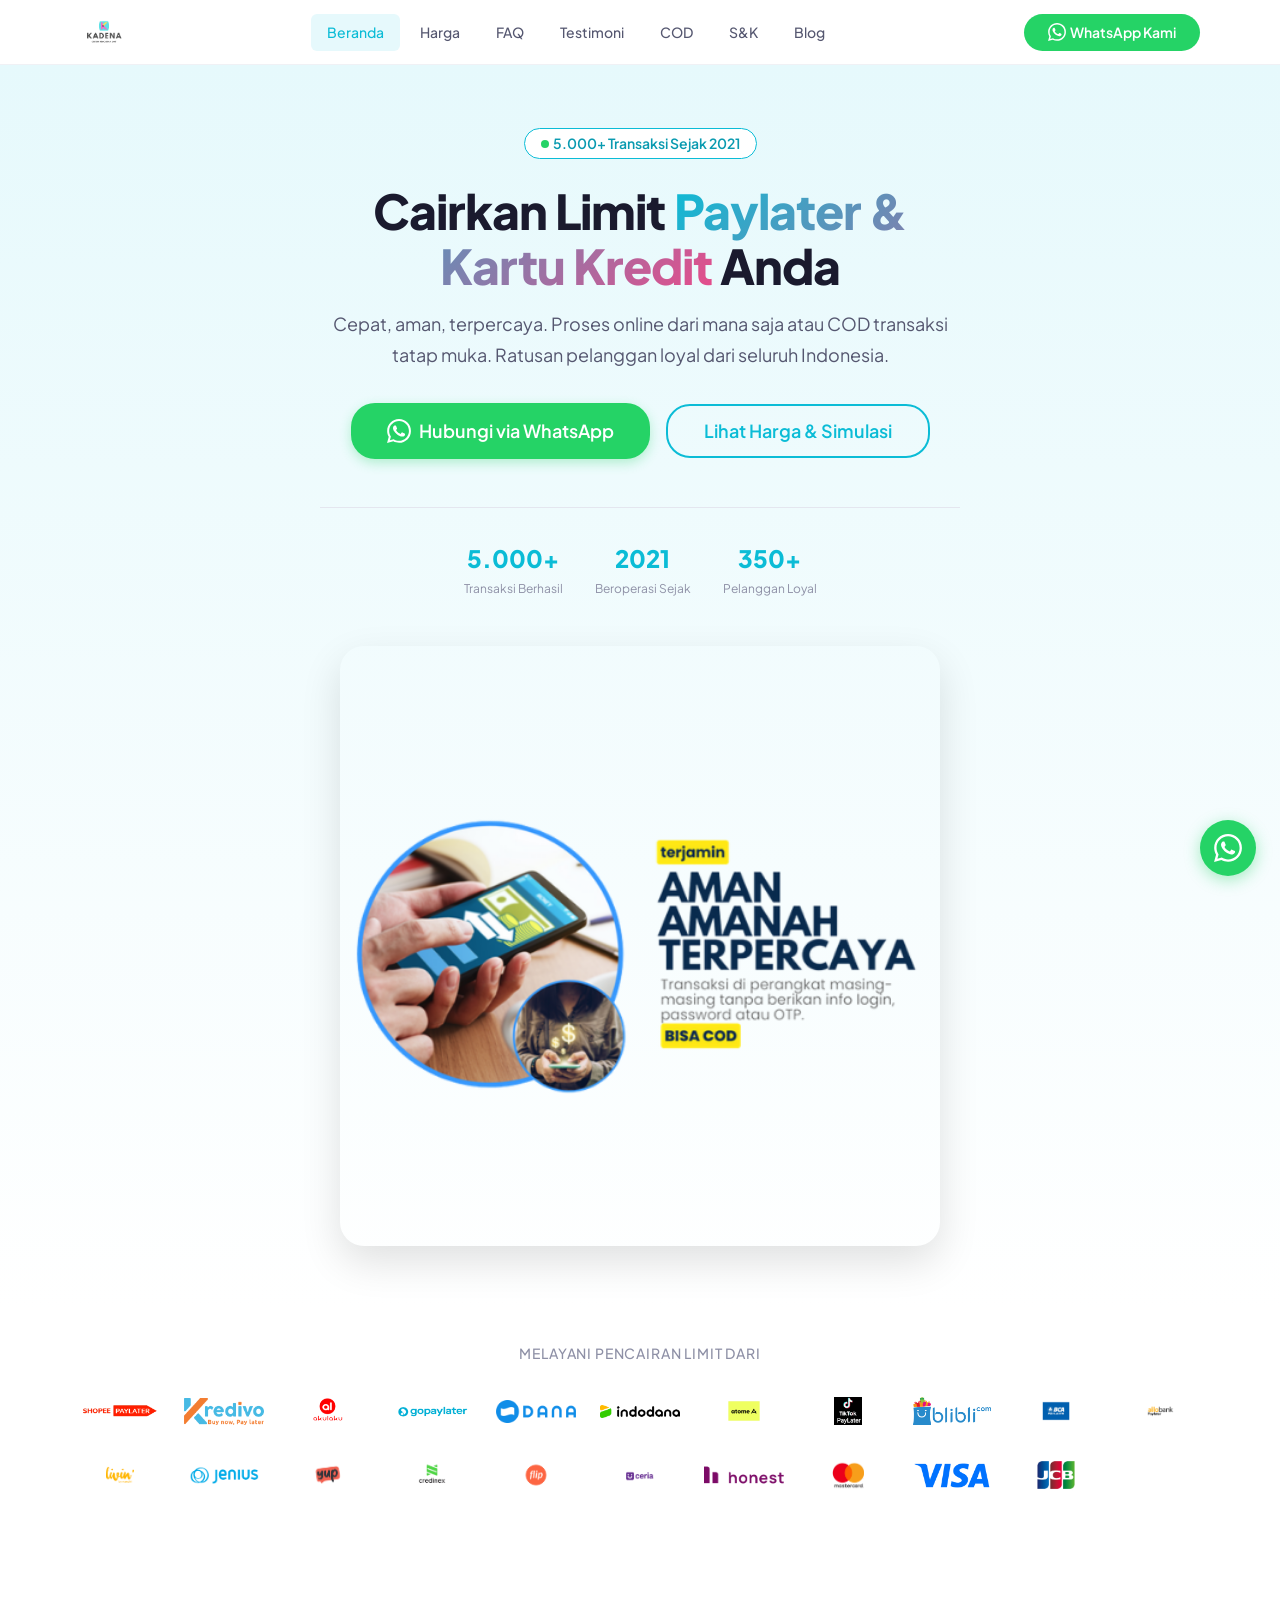
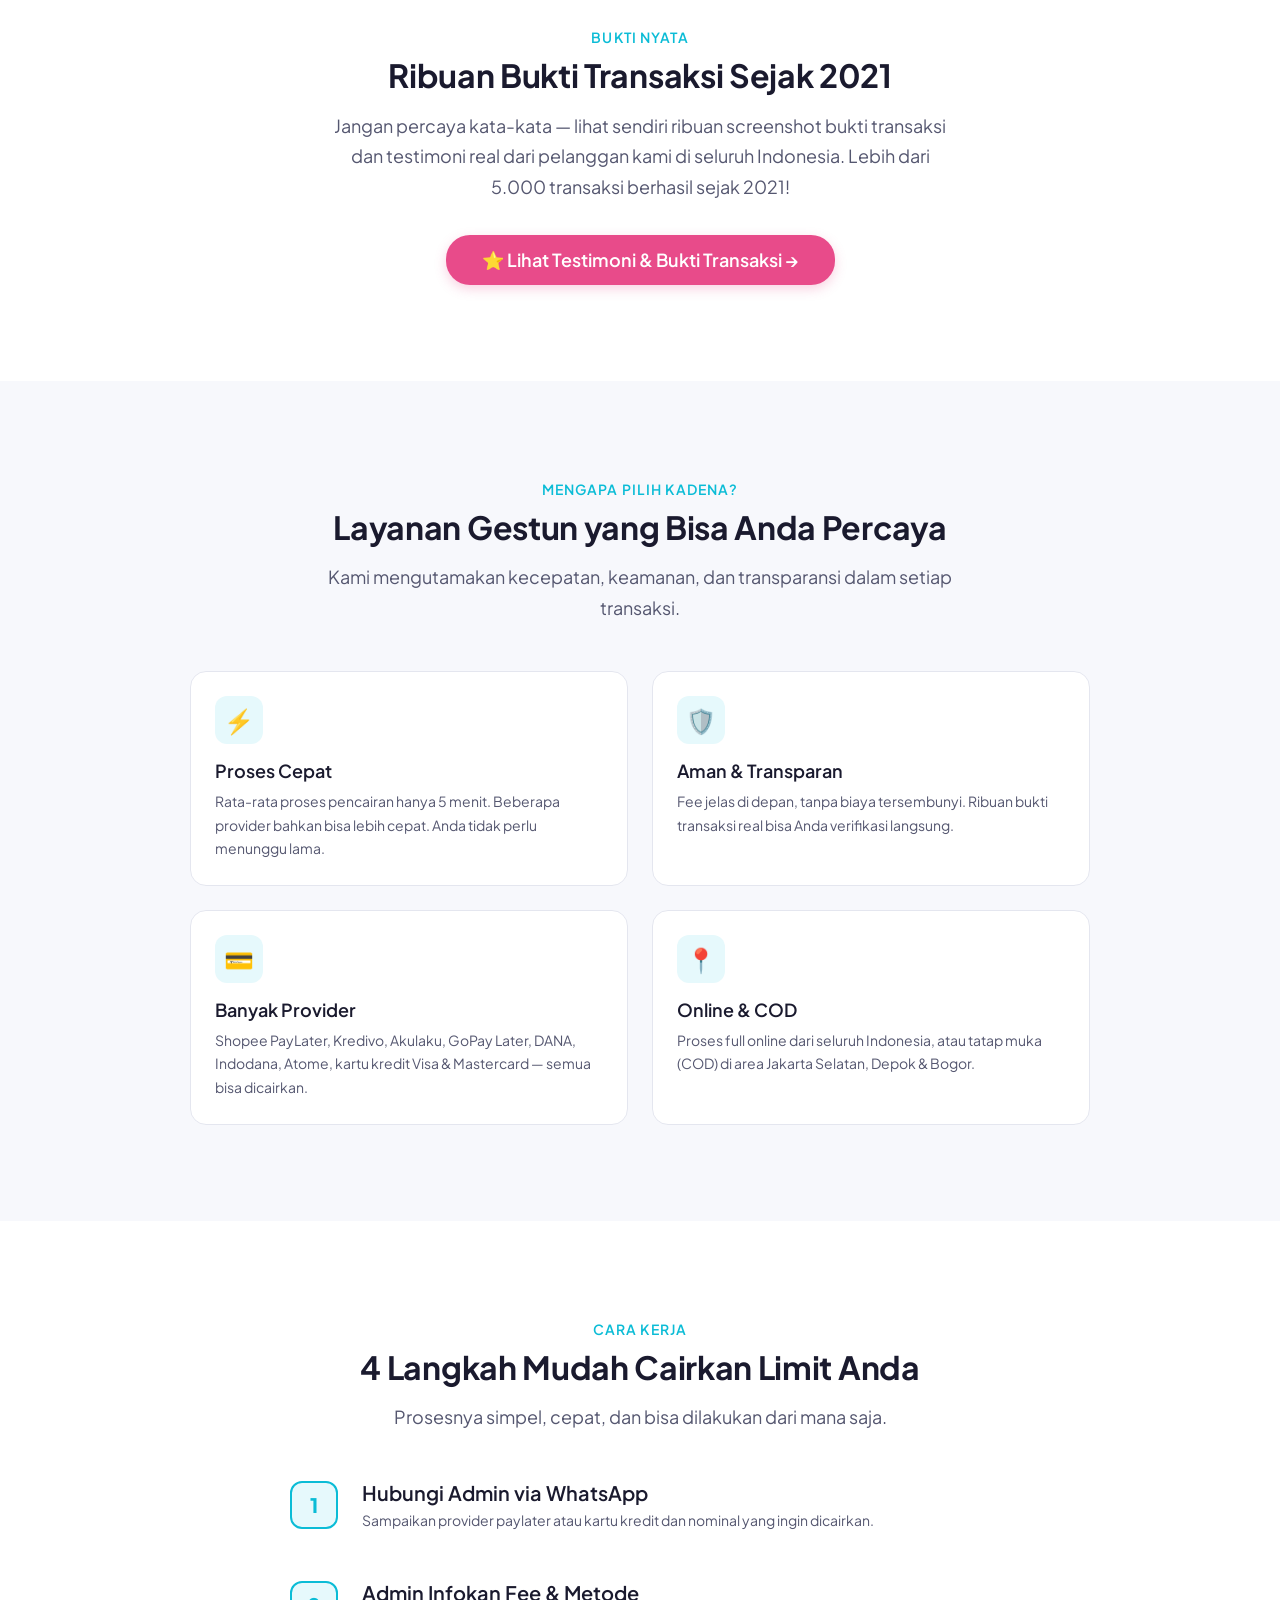
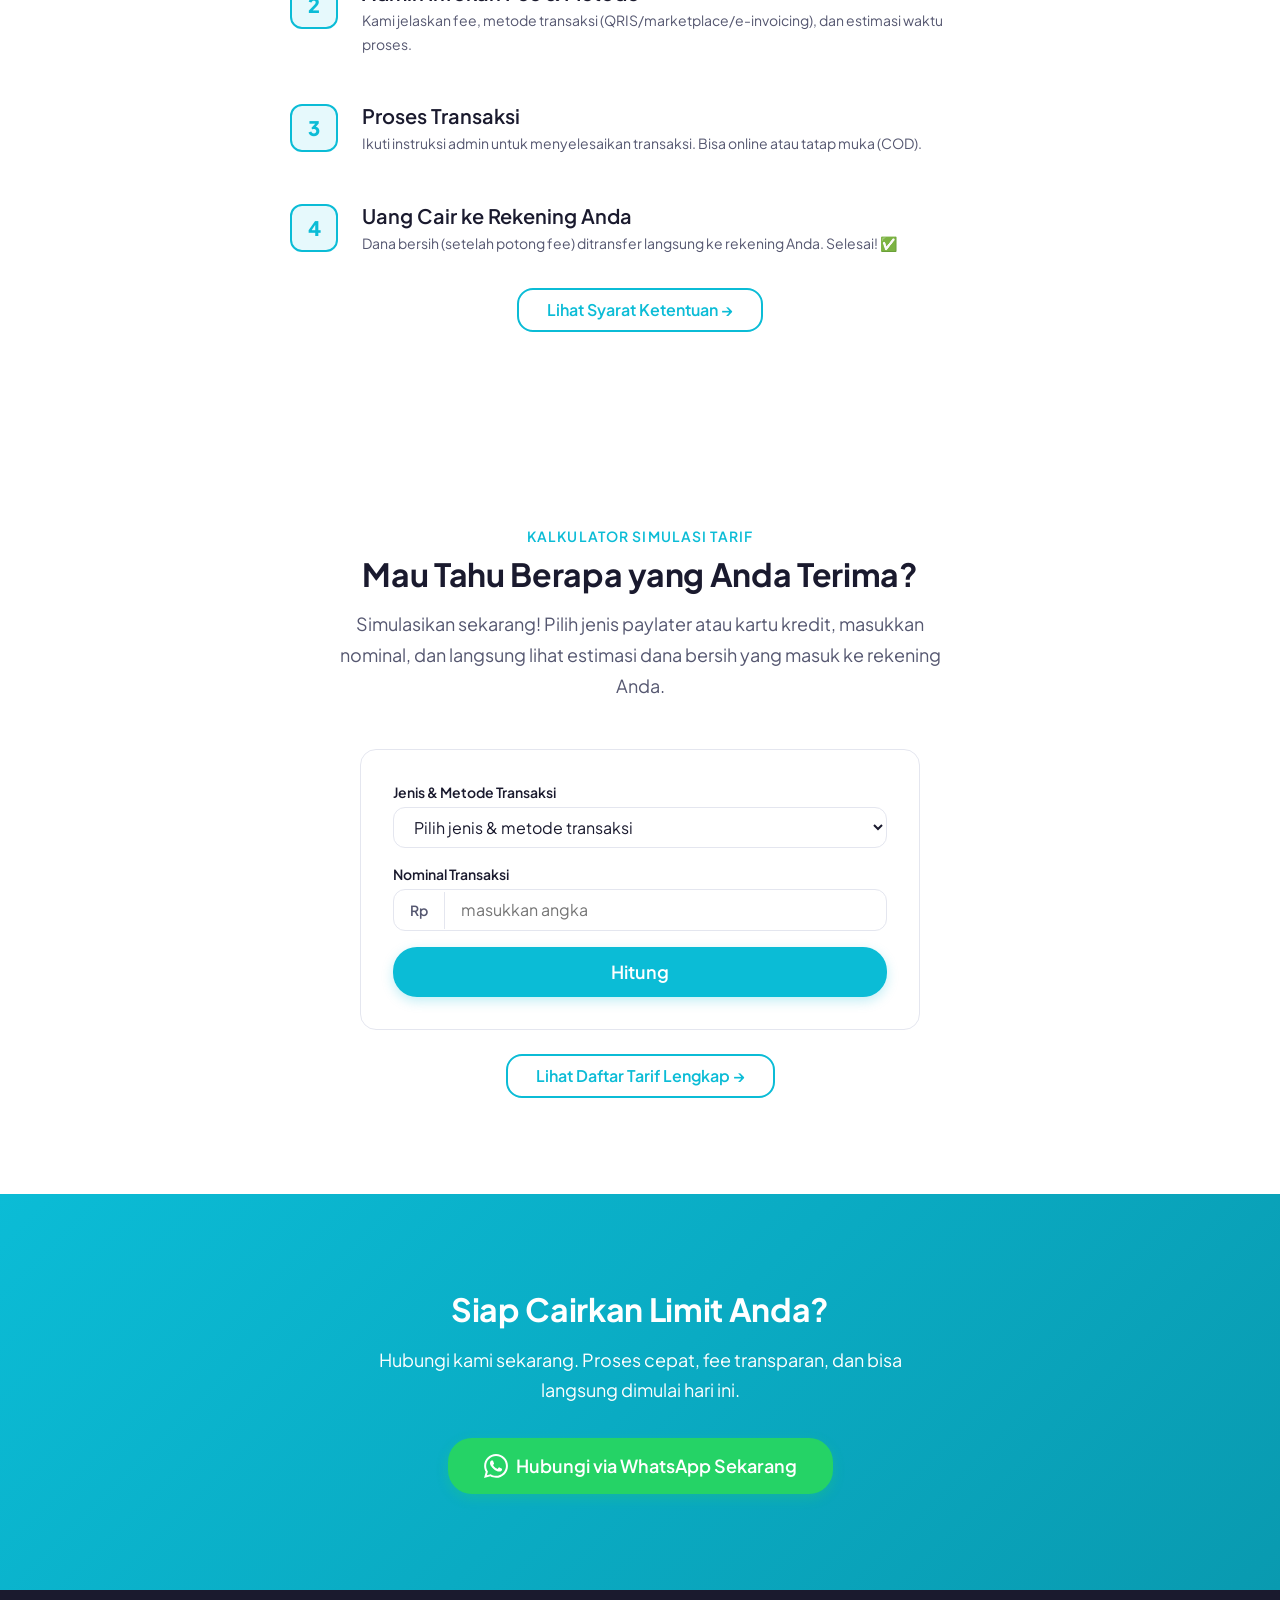
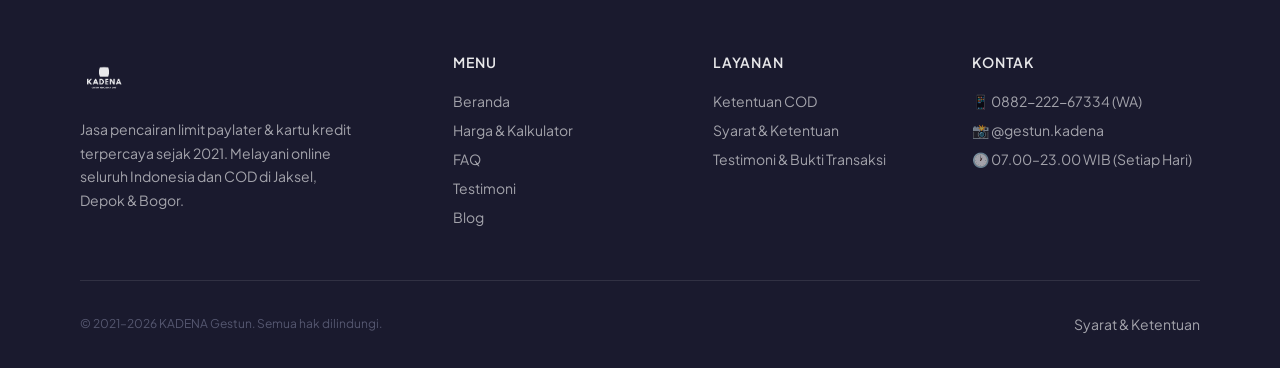
<file: index.html>
<!DOCTYPE html>
<html lang="id">
<head>
  <meta charset="UTF-8">
  <meta name="viewport" content="width=device-width, initial-scale=1.0">

  <!-- SEO -->
  <title>Jasa Gestun Paylater & Kartu Kredit Online — Cepat & Terpercaya | KADENA</title>
  <meta name="description" content="Cairkan limit Shopee PayLater, Kredivo, Akulaku, GoPay Later, DANA & kartu kredit Anda. 5000+ transaksi sejak 2021. Proses cepat 1-2 jam, aman, terpercaya. Hubungi KADENA sekarang!">
  <meta name="keywords" content="gestun paylater, jasa gestun, cairkan limit paylater, gestun shopee paylater, gestun kredivo, gestun akulaku, gestun kartu kredit, gestun online terpercaya, gestun COD depok bogor jakarta selatan">
  <meta name="robots" content="index, follow">
  <link rel="canonical" href="https://kadenagestun.my.id/">

  <!-- Open Graph -->
  <meta property="og:type" content="website">
  <meta property="og:title" content="Jasa Gestun Paylater & Kartu Kredit — KADENA">
  <meta property="og:description" content="Cairkan limit paylater & kartu kredit Anda. 5000+ transaksi sejak 2021. Cepat, aman, terpercaya.">
  <meta property="og:url" content="https://kadenagestun.my.id/">
  <meta property="og:image" content="https://kadenagestun.my.id/assets/images/og-image.png">
  <meta property="og:site_name" content="KADENA Gestun">
  <meta property="og:locale" content="id_ID">

  <!-- Favicon -->
  <link rel="icon" type="image/png" href="assets/icons/favicon.png">

  <!-- Google Fonts -->
  <link rel="preconnect" href="https://fonts.googleapis.com">
  <link rel="preconnect" href="https://fonts.gstatic.com" crossorigin>
  <link href="https://fonts.googleapis.com/css2?family=Plus+Jakarta+Sans:wght@400;500;600;700;800&display=swap" rel="stylesheet">

  <!-- Stylesheet -->
  <link rel="stylesheet" href="css/style.css">

  <!-- Page-specific styles -->
  <style>
    .value-grid {
      display: grid;
      grid-template-columns: 1fr;
      gap: var(--space-lg);
      max-width: 900px;
      margin: 0 auto;
    }
    .cta-gradient {
      background: linear-gradient(135deg, var(--primary), var(--primary-dark));
    }
    .cta-gradient h2,
    .cta-gradient p {
      color: var(--text-inverse);
    }
    @media (min-width: 768px) {
      .value-grid {
        grid-template-columns: 1fr 1fr;
      }
    }
    /* Calculator Widget */
    .calculator-widget { background: var(--bg-card); border-radius: var(--radius-lg); padding: var(--space-xl); border: 1px solid var(--border); max-width: 560px; margin: 0 auto; }
    .calc-field { margin-bottom: var(--space-md); }
    .calc-label { display: block; font-weight: 600; margin-bottom: var(--space-xs); color: var(--text-primary); font-size: var(--font-size-sm); }
    .calc-provider-select,
    .calc-nominal-input { width: 100%; padding: var(--space-sm) var(--space-md); border: 1px solid var(--border); border-radius: var(--radius-md); font-size: var(--font-size-base); font-family: inherit; background: var(--bg-primary); color: var(--text-primary); transition: border-color 0.2s; }
    .calc-provider-select:focus,
    .calc-nominal-input:focus { outline: none; border-color: var(--primary); box-shadow: 0 0 0 3px rgba(11,188,214,0.15); }
    .calc-input-wrap { display: flex; align-items: center; border: 1px solid var(--border); border-radius: var(--radius-md); overflow: hidden; transition: border-color 0.2s; }
    .calc-input-wrap:focus-within { border-color: var(--primary); box-shadow: 0 0 0 3px rgba(11,188,214,0.15); }
    .calc-input-prefix { padding: var(--space-sm) var(--space-md); background: var(--bg-secondary); color: var(--text-secondary); font-weight: 600; font-size: var(--font-size-sm); border-right: 1px solid var(--border); white-space: nowrap; }
    .calc-input-wrap .calc-nominal-input { border: none; border-radius: 0; }
    .calc-input-wrap .calc-nominal-input:focus { box-shadow: none; }
    .calc-error { background: #fef2f2; color: #dc2626; padding: var(--space-sm) var(--space-md); border-radius: var(--radius-md); font-size: var(--font-size-sm); margin-bottom: var(--space-md); }
    .calc-result { margin-top: var(--space-lg); padding: var(--space-lg); background: linear-gradient(135deg, rgba(11,188,214,0.08), rgba(232,75,138,0.06)); border-radius: var(--radius-lg); text-align: center; }
    .calc-result-main { margin-bottom: var(--space-md); }
    .calc-result-label { display: block; font-size: var(--font-size-sm); color: var(--text-secondary); margin-bottom: var(--space-xs); }
    .calc-net-amount { display: block; font-size: var(--font-size-2xl); font-weight: 800; color: var(--primary); }
    .calc-result-details { display: flex; flex-direction: column; gap: var(--space-xs); font-size: var(--font-size-sm); color: var(--text-secondary); margin-bottom: var(--space-md); }
    .calc-disclaimer { font-size: 0.75rem; color: var(--text-tertiary); font-style: italic; margin-top: var(--space-sm); margin-bottom: 0; }
    /* Provider Logos */
    .provider-logos { display: grid; grid-template-columns: repeat(11, minmax(0, 1fr)); align-items: center; justify-items: center; column-gap: 24px; row-gap: 20px; max-width: 1180px; margin: 0 auto; }
    .provider-logo { display: flex; align-items: center; justify-content: center; width: 100%; min-height: 44px; }
    .provider-logo img { display: block; width: auto; max-width: 100%; height: auto; max-height: 32px; object-fit: contain; }
    .provider-logo img.is-wide { max-height: 28px; }
    .provider-logo img.is-tall { max-height: 36px; }
    /* Hero Image */
    .hero__image { margin-top: var(--space-2xl); }
    .hero__image img { width: 100%; max-width: 600px; margin: 0 auto; border-radius: var(--radius-xl); box-shadow: var(--shadow-lg); }
    @media (max-width: 1024px) {
      .provider-logos { grid-template-columns: repeat(6, minmax(0, 1fr)); max-width: 900px; }
    }
    @media (max-width: 767px) {
      .provider-logos { grid-template-columns: repeat(4, minmax(0, 1fr)); gap: 18px 16px; }
      .provider-logo { min-height: 40px; }
      .provider-logo img { max-height: 26px; }
      .provider-logo img.is-wide { max-height: 23px; }
      .provider-logo img.is-tall { max-height: 30px; }
    }
  </style>

  <!-- Google Analytics (GA4) — UNCOMMENT & GANTI ID setelah punya -->
    <script async src="https://www.googletagmanager.com/gtag/js?id=G-XT3T9J5BFG"></script>
  <script>
    window.dataLayer = window.dataLayer || [];
    function gtag(){dataLayer.push(arguments);}
    gtag('js', new Date());
    gtag('config', 'G-XT3T9J5BFG');
  </script>
  
  <!-- Schema Markup: LocalBusiness -->
  <script type="application/ld+json">
  {
    "@context": "https://schema.org",
    "@type": "LocalBusiness",
    "name": "KADENA Gestun",
    "description": "Jasa pencairan limit paylater dan kartu kredit terpercaya. Melayani online seluruh Indonesia dan COD area Jakarta Selatan, Depok, Bogor.",
    "url": "https://kadenagestun.my.id",
    "telephone": "+6288222267334",
    "image": "https://kadenagestun.my.id/assets/logos/logo-kadena-gestun.png",
    "address": {
      "@type": "PostalAddress",
      "addressLocality": "Depok",
      "addressRegion": "Jawa Barat",
      "addressCountry": "ID"
    },
    "areaServed": [
      {"@type": "City", "name": "Jakarta Selatan"},
      {"@type": "City", "name": "Depok"},
      {"@type": "City", "name": "Bogor"},
      {"@type": "Country", "name": "Indonesia"}
    ],
    "openingHoursSpecification": {
      "@type": "OpeningHoursSpecification",
      "dayOfWeek": ["Monday","Tuesday","Wednesday","Thursday","Friday","Saturday","Sunday"],
      "opens": "07:00",
      "closes": "23:00"
    },
    "sameAs": [
      "https://www.instagram.com/gestun.kadena"
    ]
  }
  </script>
</head>
<body>

  <!-- ============================================
       NAVBAR
       ============================================ -->
  <nav class="navbar" id="navbar">
    <div class="container navbar__inner">
      <!-- Logo -->
      <a href="/" class="navbar__logo">
        <img src="assets/logos/logo-kadena-gestun.png" alt="KADENA Gestun Logo" width="180" height="48">
      </a>

      <!-- Desktop Menu -->
      <div class="navbar__menu">
        <a href="/" class="navbar__link active">Beranda</a>
        <a href="harga" class="navbar__link">Harga</a>
        <a href="faq" class="navbar__link">FAQ</a>
        <a href="testimoni" class="navbar__link">Testimoni</a>
        <a href="cod" class="navbar__link">COD</a>
        <a href="syarat-ketentuan" class="navbar__link">S&K</a>
        <a href="blog/" class="navbar__link">Blog</a>
      </div>

      <!-- Desktop CTA -->
      <a href="https://wa.me/6288222267334?text=Halo%20KADENA%2C%20saya%20ingin%20cairkan%20limit%20paylater%2Fkartu%20kredit%20saya."
         class="navbar__cta" target="_blank" rel="noopener"
         onclick="trackWAClick('navbar_cta')">
        <svg width="18" height="18" viewBox="0 0 24 24" fill="currentColor"><path d="M.057 24l1.687-6.163c-1.041-1.804-1.588-3.849-1.587-5.946.003-6.556 5.338-11.891 11.893-11.891 3.181.001 6.167 1.24 8.413 3.488 2.245 2.248 3.481 5.236 3.48 8.414-.003 6.557-5.338 11.892-11.893 11.892-1.99-.001-3.951-.5-5.688-1.448L.057 24zm6.597-3.807c1.676.995 3.276 1.591 5.392 1.592 5.448 0 9.886-4.434 9.889-9.885.002-5.462-4.415-9.89-9.881-9.892-5.452 0-9.887 4.434-9.889 9.884-.001 2.225.651 3.891 1.746 5.634l-.999 3.648 3.742-.981zm11.387-5.464c-.074-.124-.272-.198-.57-.347-.297-.149-1.758-.868-2.031-.967-.272-.099-.47-.149-.669.149-.198.297-.768.967-.941 1.165-.173.198-.347.223-.644.074-.297-.149-1.255-.462-2.39-1.475-.883-.788-1.48-1.761-1.653-2.059-.173-.297-.018-.458.13-.606.134-.133.297-.347.446-.521.151-.172.2-.296.3-.495.099-.198.05-.372-.025-.521-.075-.148-.669-1.611-.916-2.206-.242-.579-.487-.501-.669-.51l-.57-.01c-.198 0-.52.074-.792.372s-1.04 1.016-1.04 2.479 1.065 2.876 1.213 3.074c.149.198 2.095 3.2 5.076 4.487.709.306 1.263.489 1.694.626.712.226 1.36.194 1.872.118.571-.085 1.758-.719 2.006-1.413.248-.695.248-1.29.173-1.414z"/></svg>
        WhatsApp Kami
      </a>

      <!-- Hamburger (Mobile) -->
      <button class="navbar__toggle" id="navToggle" aria-label="Menu navigasi">
        <span></span>
        <span></span>
        <span></span>
      </button>
    </div>

    <!-- Mobile Menu -->
    <div class="navbar__mobile" id="navMobile">
      <a href="/" class="navbar__mobile-link active">Beranda</a>
      <a href="harga" class="navbar__mobile-link">Harga &amp; Kalkulator</a>
      <a href="faq" class="navbar__mobile-link">FAQ</a>
      <a href="testimoni" class="navbar__mobile-link">Testimoni</a>
      <a href="cod" class="navbar__mobile-link">Layanan COD</a>
      <a href="syarat-ketentuan" class="navbar__mobile-link">Syarat &amp; Ketentuan</a>
      <a href="blog/" class="navbar__mobile-link">Blog</a>
      <a href="https://wa.me/6288222267334?text=Halo%20KADENA%2C%20saya%20ingin%20cairkan%20limit%20paylater%2Fkartu%20kredit%20saya."
         class="navbar__mobile-cta" target="_blank" rel="noopener"
         onclick="trackWAClick('mobile_menu_cta')">
        <svg width="20" height="20" viewBox="0 0 24 24" fill="currentColor"><path d="M.057 24l1.687-6.163c-1.041-1.804-1.588-3.849-1.587-5.946.003-6.556 5.338-11.891 11.893-11.891 3.181.001 6.167 1.24 8.413 3.488 2.245 2.248 3.481 5.236 3.48 8.414-.003 6.557-5.338 11.892-11.893 11.892-1.99-.001-3.951-.5-5.688-1.448L.057 24zm6.597-3.807c1.676.995 3.276 1.591 5.392 1.592 5.448 0 9.886-4.434 9.889-9.885.002-5.462-4.415-9.89-9.881-9.892-5.452 0-9.887 4.434-9.889 9.884-.001 2.225.651 3.891 1.746 5.634l-.999 3.648 3.742-.981zm11.387-5.464c-.074-.124-.272-.198-.57-.347-.297-.149-1.758-.868-2.031-.967-.272-.099-.47-.149-.669.149-.198.297-.768.967-.941 1.165-.173.198-.347.223-.644.074-.297-.149-1.255-.462-2.39-1.475-.883-.788-1.48-1.761-1.653-2.059-.173-.297-.018-.458.13-.606.134-.133.297-.347.446-.521.151-.172.2-.296.3-.495.099-.198.05-.372-.025-.521-.075-.148-.669-1.611-.916-2.206-.242-.579-.487-.501-.669-.51l-.57-.01c-.198 0-.52.074-.792.372s-1.04 1.016-1.04 2.479 1.065 2.876 1.213 3.074c.149.198 2.095 3.2 5.076 4.487.709.306 1.263.489 1.694.626.712.226 1.36.194 1.872.118.571-.085 1.758-.719 2.006-1.413.248-.695.248-1.29.173-1.414z"/></svg>
        Hubungi via WhatsApp
      </a>
    </div>
  </nav>


  <main>

    <!-- ============================================
         HERO SECTION
         ============================================ -->
    <section class="hero section">
      <div class="container hero__content">
        <!-- Badge -->
        <div class="hero__badge reveal reveal-up">
          <span class="hero__badge-dot"></span>
          5.000+ Transaksi Sejak 2021
        </div>

        <!-- Headline -->
        <h1 class="hero__title reveal reveal-up reveal-delay-1">
          Cairkan Limit <span class="text-gradient">Paylater & Kartu Kredit</span> Anda
        </h1>

        <!-- Subtitle -->
        <p class="hero__subtitle reveal reveal-up reveal-delay-2">
          Cepat, aman, terpercaya. Proses online dari mana saja atau COD transaksi tatap muka. Ratusan pelanggan loyal dari seluruh Indonesia.
        </p>

        <!-- CTA Buttons -->
        <div class="hero__actions reveal reveal-up reveal-delay-3">
          <a href="https://wa.me/6288222267334?text=Halo%20KADENA%2C%20saya%20ingin%20cairkan%20limit%20paylater%2Fkartu%20kredit%20saya."
             class="btn btn--wa btn--lg" target="_blank" rel="noopener"
             onclick="trackWAClick('hero_cta')">
            <svg class="btn__icon" viewBox="0 0 24 24" fill="currentColor"><path d="M.057 24l1.687-6.163c-1.041-1.804-1.588-3.849-1.587-5.946.003-6.556 5.338-11.891 11.893-11.891 3.181.001 6.167 1.24 8.413 3.488 2.245 2.248 3.481 5.236 3.48 8.414-.003 6.557-5.338 11.892-11.893 11.892-1.99-.001-3.951-.5-5.688-1.448L.057 24zm6.597-3.807c1.676.995 3.276 1.591 5.392 1.592 5.448 0 9.886-4.434 9.889-9.885.002-5.462-4.415-9.89-9.881-9.892-5.452 0-9.887 4.434-9.889 9.884-.001 2.225.651 3.891 1.746 5.634l-.999 3.648 3.742-.981zm11.387-5.464c-.074-.124-.272-.198-.57-.347-.297-.149-1.758-.868-2.031-.967-.272-.099-.47-.149-.669.149-.198.297-.768.967-.941 1.165-.173.198-.347.223-.644.074-.297-.149-1.255-.462-2.39-1.475-.883-.788-1.48-1.761-1.653-2.059-.173-.297-.018-.458.13-.606.134-.133.297-.347.446-.521.151-.172.2-.296.3-.495.099-.198.05-.372-.025-.521-.075-.148-.669-1.611-.916-2.206-.242-.579-.487-.501-.669-.51l-.57-.01c-.198 0-.52.074-.792.372s-1.04 1.016-1.04 2.479 1.065 2.876 1.213 3.074c.149.198 2.095 3.2 5.076 4.487.709.306 1.263.489 1.694.626.712.226 1.36.194 1.872.118.571-.085 1.758-.719 2.006-1.413.248-.695.248-1.29.173-1.414z"/></svg>
            Hubungi via WhatsApp
          </a>
          <a href="harga" class="btn btn--outline btn--lg">
            Lihat Harga & Simulasi
          </a>
        </div>

        <!-- Stats -->
        <div class="hero__stats reveal reveal-up reveal-delay-4">
          <div class="hero__stat">
            <div class="hero__stat-value">5.000+</div>
            <div class="hero__stat-label">Transaksi Berhasil</div>
          </div>
          <div class="hero__stat">
            <div class="hero__stat-value">2021</div>
            <div class="hero__stat-label">Beroperasi Sejak</div>
          </div>
          <div class="hero__stat">
            <div class="hero__stat-value">350+</div>
            <div class="hero__stat-label">Pelanggan Loyal</div>
          </div>
        </div>
        <!-- Hero Image -->
        <div class="hero__image reveal reveal-up">
          <img src="assets/images/hero-kadena.png" alt="KADENA Gestun — Jasa Pencairan Limit Paylater dan Kartu Kredit Terpercaya" onerror="this.parentElement.style.display='none'">
        </div>
      </div>
    </section>


    <!-- ============================================
         PROVIDER LOGOS (Trust Strip)
         ============================================ -->
    <section class="providers">
      <div class="container">
        <p class="providers__title">Melayani Pencairan Limit Dari</p>
        <div class="provider-logos" aria-label="Provider paylater dan kartu kredit yang dilayani">
          <div class="provider-logo"><img src="assets/logos/shopee-paylater.png" alt="Shopee PayLater" class="is-wide" loading="lazy"></div>
          <div class="provider-logo"><img src="assets/logos/kredivo.png" alt="Kredivo" class="is-wide" loading="lazy"></div>
          <div class="provider-logo"><img src="assets/logos/akulaku.png" alt="Akulaku" loading="lazy"></div>
          <div class="provider-logo"><img src="assets/logos/gopaylater.png" alt="GoPay Later" class="is-wide" loading="lazy"></div>
          <div class="provider-logo"><img src="assets/logos/dana-paylater.png" alt="DANA PayLater" class="is-wide" loading="lazy"></div>
          <div class="provider-logo"><img src="assets/logos/indodana.png" alt="Indodana" class="is-wide" loading="lazy"></div>
          <div class="provider-logo"><img src="assets/logos/atome.png" alt="Atome" loading="lazy"></div>
          <div class="provider-logo"><img src="assets/logos/tiktok-paylater.png" alt="TikTok PayLater" class="is-wide" loading="lazy"></div>
          <div class="provider-logo"><img src="assets/logos/blibli-paylater.png" alt="Blibli PayLater" class="is-wide" loading="lazy"></div>
          <div class="provider-logo"><img src="assets/logos/bca-paylater.png" alt="BCA PayLater" class="is-wide" loading="lazy"></div>
          <div class="provider-logo"><img src="assets/logos/allo-bank-paylater.png" alt="Allo Bank PayLater" class="is-wide" loading="lazy"></div>
          <div class="provider-logo"><img src="assets/logos/livin-mandiri-paylater.png" alt="Livin Mandiri PayLater" class="is-wide" loading="lazy"></div>
          <div class="provider-logo"><img src="assets/logos/jenius-paylater.png" alt="Jenius PayLater" class="is-wide" loading="lazy"></div>
          <div class="provider-logo"><img src="assets/logos/yup-paylater.png" alt="YUP PayLater" class="is-tall" loading="lazy"></div>
          <div class="provider-logo"><img src="assets/logos/credinex.png" alt="Credinex" class="is-wide" loading="lazy"></div>
          <div class="provider-logo"><img src="assets/logos/flip-cicilan-instan.png" alt="Flip Cicilan Instan" class="is-wide" loading="lazy"></div>
          <div class="provider-logo"><img src="assets/logos/bri-ceria.png" alt="BRI Ceria" class="is-wide" loading="lazy"></div>
          <div class="provider-logo"><img src="assets/logos/honest.png" alt="Honest" class="is-tall" loading="lazy"></div>
          <div class="provider-logo"><img src="assets/logos/kartu-kredit.png" alt="Mastercard" loading="lazy"></div>
          <div class="provider-logo"><img src="assets/logos/kartu-kredit-2.png" alt="Visa" loading="lazy"></div>
          <div class="provider-logo"><img src="assets/logos/kartu-kredit-3.png" alt="JCB" loading="lazy"></div>
        </div>
      </div>
    </section>


    <!-- ============================================
         TESTIMONI / SOCIAL PROOF CTA
         ============================================ -->
    <section class="section" id="testimoni">
      <div class="container" style="text-align:center; max-width:700px; margin:0 auto;">
        <span class="section__label">Bukti Nyata</span>
        <h2 class="section__title reveal reveal-up">Ribuan Bukti Transaksi Sejak 2021</h2>
        <p class="section__subtitle reveal reveal-up reveal-delay-1" style="margin-bottom:var(--space-xl);">
          Jangan percaya kata-kata — lihat sendiri ribuan screenshot bukti transaksi dan testimoni real dari pelanggan kami di seluruh Indonesia. Lebih dari 5.000 transaksi berhasil sejak 2021!
        </p>
        <a href="testimoni"
           class="btn btn--accent btn--lg reveal reveal-scale reveal-delay-2">
          ⭐ Lihat Testimoni & Bukti Transaksi →
        </a>
      </div>
    </section>
    <!-- ============================================
         KENAPA PILIH KADENA?
         ============================================ -->
    <section class="section section--alt" id="kenapa-kami">
      <div class="container">
        <div class="section__header">
          <span class="section__label">Mengapa pilih KADENA?</span>
          <h2 class="section__title">Layanan Gestun yang Bisa Anda Percaya</h2>
          <p class="section__subtitle">Kami mengutamakan kecepatan, keamanan, dan transparansi dalam setiap transaksi.</p>
        </div>

        <div class="value-grid">
          <!-- Card 1: Cepat -->
          <div class="card reveal reveal-up">
            <div class="card__icon">
              <span style="font-size:24px;">⚡</span>
            </div>
            <h3 class="card__title">Proses Cepat</h3>
            <p class="card__text">Rata-rata proses pencairan hanya 5 menit. Beberapa provider bahkan bisa lebih cepat. Anda tidak perlu menunggu lama.</p>
          </div>

          <!-- Card 2: Aman -->
          <div class="card reveal reveal-up reveal-delay-1">
            <div class="card__icon">
              <span style="font-size:24px;">🛡️</span>
            </div>
            <h3 class="card__title">Aman & Transparan</h3>
            <p class="card__text">Fee jelas di depan, tanpa biaya tersembunyi. Ribuan bukti transaksi real bisa Anda verifikasi langsung.</p>
          </div>

          <!-- Card 3: Banyak Provider -->
          <div class="card reveal reveal-up reveal-delay-2">
            <div class="card__icon">
              <span style="font-size:24px;">💳</span>
            </div>
            <h3 class="card__title">Banyak Provider</h3>
            <p class="card__text">Shopee PayLater, Kredivo, Akulaku, GoPay Later, DANA, Indodana, Atome, kartu kredit Visa & Mastercard — semua bisa dicairkan.</p>
          </div>

          <!-- Card 4: Online & COD -->
          <div class="card reveal reveal-up reveal-delay-3">
            <div class="card__icon">
              <span style="font-size:24px;">📍</span>
            </div>
            <h3 class="card__title">Online & COD</h3>
            <p class="card__text">Proses full online dari seluruh Indonesia, atau tatap muka (COD) di area Jakarta Selatan, Depok & Bogor.</p>
          </div>
        </div>
      </div>
    </section>


    <!-- ============================================
         CARA KERJA (Preview)
         ============================================ -->
    <section class="section" id="cara-kerja">
      <div class="container">
        <div class="section__header">
          <span class="section__label">Cara Kerja</span>
          <h2 class="section__title">4 Langkah Mudah Cairkan Limit Anda</h2>
          <p class="section__subtitle">Prosesnya simpel, cepat, dan bisa dilakukan dari mana saja.</p>
        </div>

        <div class="steps" style="max-width:700px; margin:0 auto;">
          <div class="step reveal reveal-left">
            <div class="step__number">1</div>
            <div class="step__content">
              <h3>Hubungi Admin via WhatsApp</h3>
              <p>Sampaikan provider paylater atau kartu kredit dan nominal yang ingin dicairkan.</p>
            </div>
          </div>

          <div class="step reveal reveal-left reveal-delay-1">
            <div class="step__number">2</div>
            <div class="step__content">
              <h3>Admin Infokan Fee & Metode</h3>
              <p>Kami jelaskan fee, metode transaksi (QRIS/marketplace/e-invoicing), dan estimasi waktu proses.</p>
            </div>
          </div>

          <div class="step reveal reveal-left reveal-delay-2">
            <div class="step__number">3</div>
            <div class="step__content">
              <h3>Proses Transaksi</h3>
              <p>Ikuti instruksi admin untuk menyelesaikan transaksi. Bisa online atau tatap muka (COD).</p>
            </div>
          </div>

          <div class="step reveal reveal-left reveal-delay-3">
            <div class="step__number">4</div>
            <div class="step__content">
              <h3>Uang Cair ke Rekening Anda</h3>
              <p>Dana bersih (setelah potong fee) ditransfer langsung ke rekening Anda. Selesai! ✅</p>
            </div>
          </div>
        </div>

        <div class="text-center mt-xl reveal reveal-up">
          <a href="syarat-ketentuan" class="btn btn--outline">Lihat Syarat Ketentuan →</a>
        </div>
      </div>
    </section>


    <!-- ============================================
         KALKULATOR SIMULASI TARIF
         ============================================ -->
    <section class="section" id="kalkulator">
      <div class="container">
        <div class="section__header">
          <span class="section__label">Kalkulator Simulasi Tarif</span>
          <h2 class="section__title">Mau Tahu Berapa yang Anda Terima?</h2>
          <p class="section__subtitle">Simulasikan sekarang! Pilih jenis paylater atau kartu kredit, masukkan nominal, dan langsung lihat estimasi dana bersih yang masuk ke rekening Anda.</p>
        </div>
        <div class="calculator-widget reveal reveal-up">
          <div class="calc-error" style="display:none;"></div>
          <div class="calc-field">
            <label class="calc-label">Jenis & Metode Transaksi</label>
            <select class="calc-provider-select">
              <option value="" disabled selected>Pilih jenis & metode transaksi</option>
            </select>
          </div>
          <div class="calc-field">
            <label class="calc-label">Nominal Transaksi</label>
            <div class="calc-input-wrap">
              <span class="calc-input-prefix">Rp</span>
              <input type="text" class="calc-nominal-input" placeholder="1.000.000" inputmode="numeric">
            </div>
          </div>
          <button class="btn btn--primary btn--lg calc-btn" style="width:100%;">Hitung</button>
          <div class="calc-result" style="display:none;">
            <div class="calc-result-main">
              <span class="calc-result-label">Anda Terima Bersih</span>
              <span class="calc-net-amount"></span>
            </div>
            <div class="calc-result-details">
              <span class="calc-fee-percent"></span>
              <span class="calc-fee-amount"></span>
              <span class="calc-processing-time"></span>
            </div>
            <p class="calc-disclaimer">* Tarif sudah mencakup seluruh biaya. Tidak ada potongan tambahan lainnya.</p>
            <button class="btn btn--wa btn--lg calc-wa-btn" style="width:100%; margin-top:var(--space-md);">
              <svg class="btn__icon" viewBox="0 0 24 24" fill="currentColor"><path d="M.057 24l1.687-6.163c-1.041-1.804-1.588-3.849-1.587-5.946.003-6.556 5.338-11.891 11.893-11.891 3.181.001 6.167 1.24 8.413 3.488 2.245 2.248 3.481 5.236 3.48 8.414-.003 6.557-5.338 11.892-11.893 11.892-1.99-.001-3.951-.5-5.688-1.448L.057 24zm6.597-3.807c1.676.995 3.276 1.591 5.392 1.592 5.448 0 9.886-4.434 9.889-9.885.002-5.462-4.415-9.89-9.881-9.892-5.452 0-9.887 4.434-9.889 9.884-.001 2.225.651 3.891 1.746 5.634l-.999 3.648 3.742-.981zm11.387-5.464c-.074-.124-.272-.198-.57-.347-.297-.149-1.758-.868-2.031-.967-.272-.099-.47-.149-.669.149-.198.297-.768.967-.941 1.165-.173.198-.347.223-.644.074-.297-.149-1.255-.462-2.39-1.475-.883-.788-1.48-1.761-1.653-2.059-.173-.297-.018-.458.13-.606.134-.133.297-.347.446-.521.151-.172.2-.296.3-.495.099-.198.05-.372-.025-.521-.075-.148-.669-1.611-.916-2.206-.242-.579-.487-.501-.669-.51l-.57-.01c-.198 0-.52.074-.792.372s-1.04 1.016-1.04 2.479 1.065 2.876 1.213 3.074c.149.198 2.095 3.2 5.076 4.487.709.306 1.263.489 1.694.626.712.226 1.36.194 1.872.118.571-.085 1.758-.719 2.006-1.413.248-.695.248-1.29.173-1.414z"/></svg>
              Hubungi via WhatsApp
            </button>
          </div>
        </div>
        <div class="text-center mt-xl reveal reveal-up" style="margin-top:var(--space-lg);">
          <a href="harga" class="btn btn--outline">Lihat Daftar Tarif Lengkap →</a>
        </div>
      </div>
    </section>



    <!-- ============================================
         FINAL CTA
         ============================================ -->
    <section class="section cta-gradient" id="cta-final">
      <div class="container" style="text-align:center; max-width:640px; margin:0 auto;">
        <h2 class="reveal reveal-up" style="font-size:var(--font-size-2xl); margin-bottom:var(--space-md);">
          Siap Cairkan Limit Anda?
        </h2>
        <p class="reveal reveal-up reveal-delay-1" style="opacity:0.85; font-size:var(--font-size-md); margin-bottom:var(--space-xl);">
          Hubungi kami sekarang. Proses cepat, fee transparan, dan bisa langsung dimulai hari ini.
        </p>
        <a href="https://wa.me/6288222267334?text=Halo%20KADENA%2C%20saya%20ingin%20cairkan%20limit%20paylater%2Fkartu%20kredit%20saya."
           class="btn btn--wa btn--lg reveal reveal-scale reveal-delay-2"
           target="_blank" rel="noopener"
           onclick="trackWAClick('final_cta')">
          <svg class="btn__icon" viewBox="0 0 24 24" fill="currentColor"><path d="M.057 24l1.687-6.163c-1.041-1.804-1.588-3.849-1.587-5.946.003-6.556 5.338-11.891 11.893-11.891 3.181.001 6.167 1.24 8.413 3.488 2.245 2.248 3.481 5.236 3.48 8.414-.003 6.557-5.338 11.892-11.893 11.892-1.99-.001-3.951-.5-5.688-1.448L.057 24zm6.597-3.807c1.676.995 3.276 1.591 5.392 1.592 5.448 0 9.886-4.434 9.889-9.885.002-5.462-4.415-9.89-9.881-9.892-5.452 0-9.887 4.434-9.889 9.884-.001 2.225.651 3.891 1.746 5.634l-.999 3.648 3.742-.981zm11.387-5.464c-.074-.124-.272-.198-.57-.347-.297-.149-1.758-.868-2.031-.967-.272-.099-.47-.149-.669.149-.198.297-.768.967-.941 1.165-.173.198-.347.223-.644.074-.297-.149-1.255-.462-2.39-1.475-.883-.788-1.48-1.761-1.653-2.059-.173-.297-.018-.458.13-.606.134-.133.297-.347.446-.521.151-.172.2-.296.3-.495.099-.198.05-.372-.025-.521-.075-.148-.669-1.611-.916-2.206-.242-.579-.487-.501-.669-.51l-.57-.01c-.198 0-.52.074-.792.372s-1.04 1.016-1.04 2.479 1.065 2.876 1.213 3.074c.149.198 2.095 3.2 5.076 4.487.709.306 1.263.489 1.694.626.712.226 1.36.194 1.872.118.571-.085 1.758-.719 2.006-1.413.248-.695.248-1.29.173-1.414z"/></svg>
          Hubungi via WhatsApp Sekarang
        </a>
      </div>
    </section>

  </main>


  <!-- ============================================
       FOOTER
       ============================================ -->
  <footer class="footer">
    <div class="container">
      <div class="footer__grid">
        <!-- Brand -->
        <div class="footer__brand">
          <img src="assets/logos/logo-kadena-gestun.png" alt="KADENA Gestun" width="180" height="48" style="filter:brightness(0) invert(1); opacity:0.9;">
          <p>Jasa pencairan limit paylater & kartu kredit terpercaya sejak 2021. Melayani online seluruh Indonesia dan COD di Jaksel, Depok & Bogor.</p>
        </div>

        <!-- Menu -->
        <div>
          <h4 class="footer__heading">Menu</h4>
          <a href="/" class="footer__link">Beranda</a>
          <a href="harga" class="footer__link">Harga & Kalkulator</a>
          <a href="faq" class="footer__link">FAQ</a>
          <a href="testimoni" class="footer__link">Testimoni</a>
          <a href="blog/" class="footer__link">Blog</a>
        </div>

        <!-- Layanan -->
        <div>
          <h4 class="footer__heading">Layanan</h4>
          <a href="cod" class="footer__link">Ketentuan COD</a>
          <a href="syarat-ketentuan" class="footer__link">Syarat & Ketentuan</a>
          <a href="testimoni" class="footer__link">Testimoni & Bukti Transaksi</a>
        </div>

        <!-- Kontak -->
        <div>
          <h4 class="footer__heading">Kontak</h4>
          <a href="https://wa.me/6288222267334" class="footer__link" target="_blank" rel="noopener">📱 0882-222-67334 (WA)</a>
          <a href="https://instagram.com/gestun.kadena" class="footer__link" target="_blank" rel="noopener">📸 @gestun.kadena</a>
          <span class="footer__link">🕐 07.00–23.00 WIB (Setiap Hari)</span>
        </div>
      </div>

      <div class="footer__bottom">
        <p>&copy; 2021–2026 KADENA Gestun. Semua hak dilindungi.</p>
        <p><a href="syarat-ketentuan" class="footer__link" style="display:inline;">Syarat & Ketentuan</a></p>
      </div>
    </div>
  </footer>


  <!-- ============================================
       FLOATING WHATSAPP BUTTON
       ============================================ -->
  <a href="https://wa.me/6288222267334?text=Halo%20KADENA%2C%20saya%20ingin%20cairkan%20limit%20paylater%2Fkartu%20kredit%20saya."
     class="wa-float" target="_blank" rel="noopener" aria-label="Hubungi via WhatsApp"
     onclick="trackWAClick('floating')">
    <svg width="28" height="28" viewBox="0 0 24 24" fill="white"><path d="M.057 24l1.687-6.163c-1.041-1.804-1.588-3.849-1.587-5.946.003-6.556 5.338-11.891 11.893-11.891 3.181.001 6.167 1.24 8.413 3.488 2.245 2.248 3.481 5.236 3.48 8.414-.003 6.557-5.338 11.892-11.893 11.892-1.99-.001-3.951-.5-5.688-1.448L.057 24zm6.597-3.807c1.676.995 3.276 1.591 5.392 1.592 5.448 0 9.886-4.434 9.889-9.885.002-5.462-4.415-9.89-9.881-9.892-5.452 0-9.887 4.434-9.889 9.884-.001 2.225.651 3.891 1.746 5.634l-.999 3.648 3.742-.981zm11.387-5.464c-.074-.124-.272-.198-.57-.347-.297-.149-1.758-.868-2.031-.967-.272-.099-.47-.149-.669.149-.198.297-.768.967-.941 1.165-.173.198-.347.223-.644.074-.297-.149-1.255-.462-2.39-1.475-.883-.788-1.48-1.761-1.653-2.059-.173-.297-.018-.458.13-.606.134-.133.297-.347.446-.521.151-.172.2-.296.3-.495.099-.198.05-.372-.025-.521-.075-.148-.669-1.611-.916-2.206-.242-.579-.487-.501-.669-.51l-.57-.01c-.198 0-.52.074-.792.372s-1.04 1.016-1.04 2.479 1.065 2.876 1.213 3.074c.149.198 2.095 3.2 5.076 4.487.709.306 1.263.489 1.694.626.712.226 1.36.194 1.872.118.571-.085 1.758-.719 2.006-1.413.248-.695.248-1.29.173-1.414z"/></svg>
  </a>


  <!-- ============================================
       SCRIPTS
       ============================================ -->
  <script src="js/calculator.js"></script>
  <script>
    // === GA4 WhatsApp Click Tracker ===
    // Fungsi ini akan aktif setelah GA4 di-uncomment di <head>
    function trackWAClick(buttonType, provider) {
      if (typeof gtag === 'function') {
        gtag('event', 'whatsapp_click', {
          button_type: buttonType,
          provider: provider || ''
        });
      }
    }

    // === Scroll Reveal (IntersectionObserver) ===
    const revealElements = document.querySelectorAll('.reveal');
    const revealObserver = new IntersectionObserver((entries) => {
      entries.forEach(entry => {
        if (entry.isIntersecting) {
          entry.target.classList.add('visible');
          revealObserver.unobserve(entry.target);
        }
      });
    }, { threshold: 0.15 });
    revealElements.forEach(el => revealObserver.observe(el));

    // === Navbar Scroll Shadow ===
    const navbar = document.getElementById('navbar');
    window.addEventListener('scroll', () => {
      navbar.classList.toggle('scrolled', window.scrollY > 10);
    });

    // === Mobile Menu Toggle (inline-style approach) ===
const navToggle = document.getElementById('navToggle');
const navMobile = document.getElementById('navMobile');
let menuOpen = false;
navToggle.addEventListener('click', function() {
  menuOpen = !menuOpen;
  if (menuOpen) {
    navMobile.style.setProperty('display', 'flex', 'important');
    navToggle.classList.add('open');
    document.body.style.overflow = 'hidden';
  } else {
    navMobile.style.setProperty('display', 'none', 'important');
    navToggle.classList.remove('open');
    document.body.style.overflow = '';
  }
});

// Close mobile menu when a link is clicked
navMobile.querySelectorAll('a').forEach(function(link) {
  link.addEventListener('click', function() {
    menuOpen = false;
    navMobile.style.setProperty('display', 'none', 'important');
    navToggle.classList.remove('open');
    document.body.style.overflow = '';
  });
});
  </script>

</body>
</html>
</file>
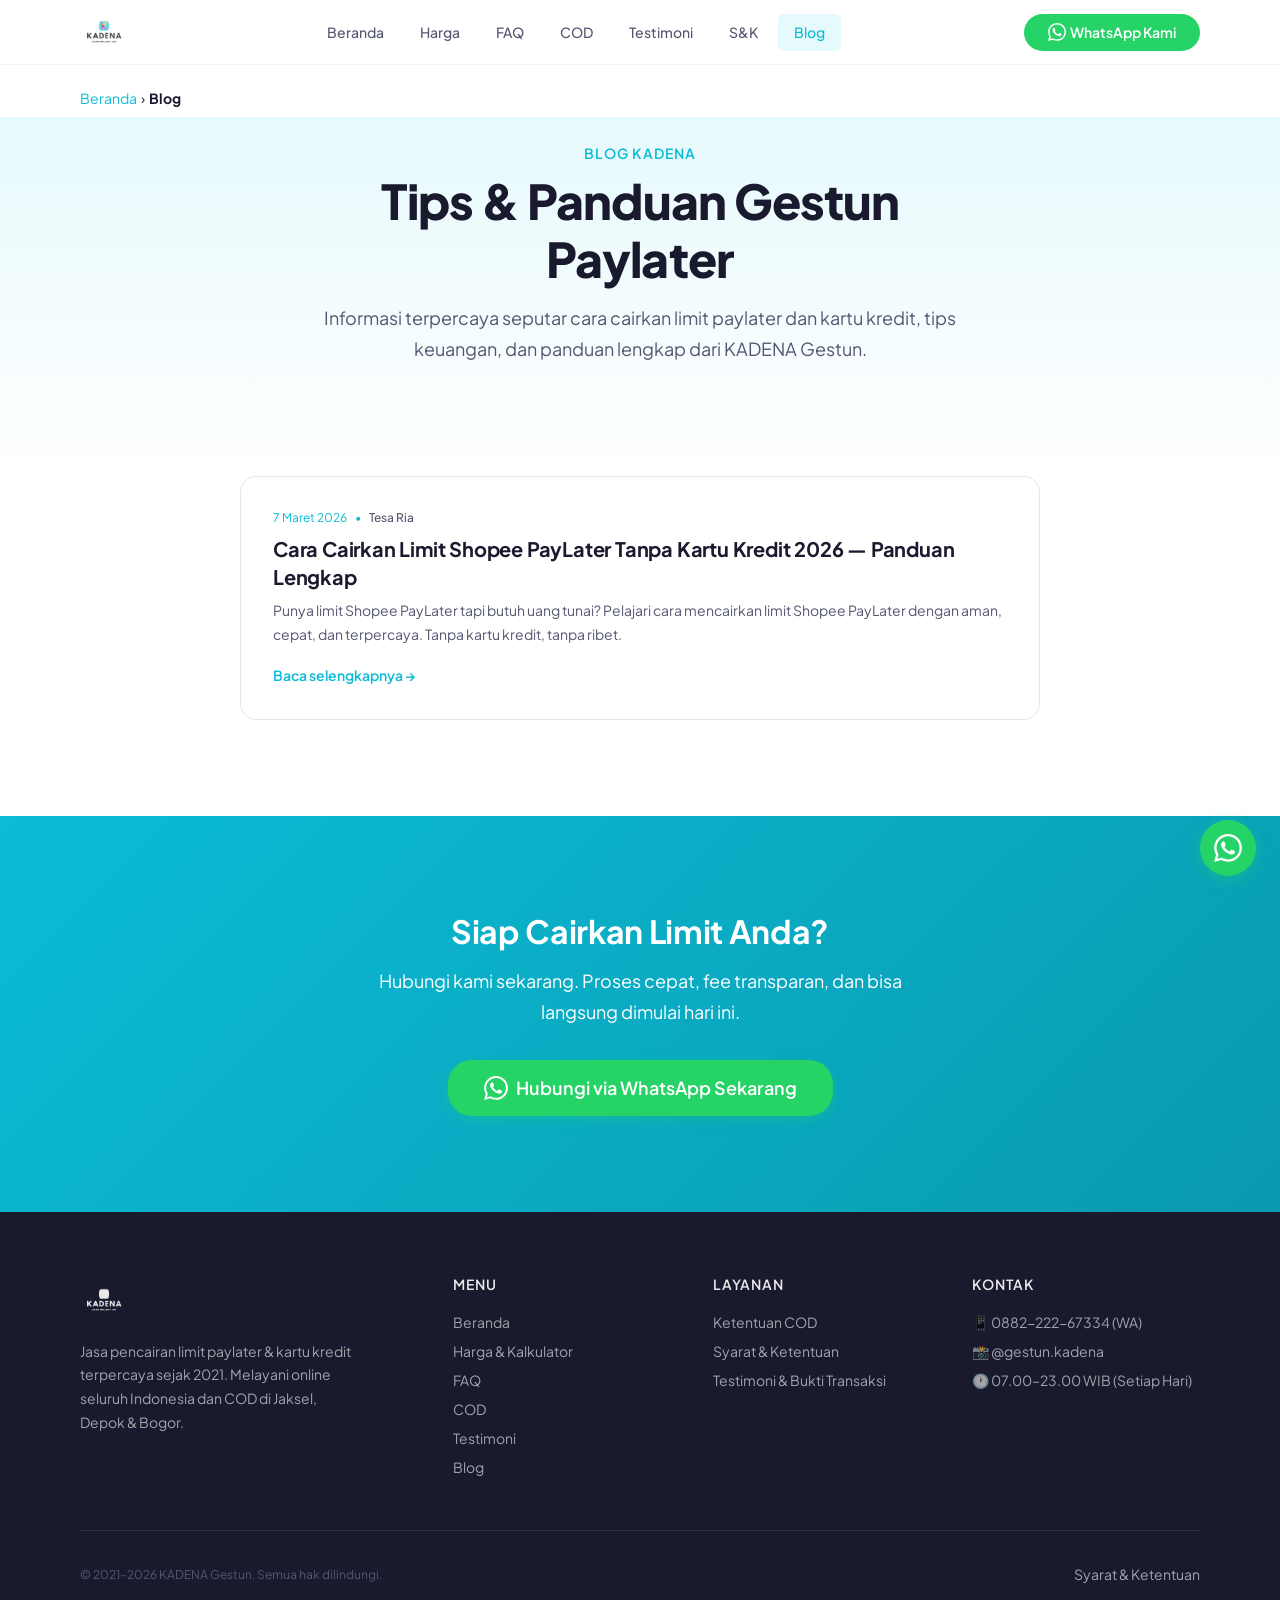
<file: blog/index.html>
<!DOCTYPE html>
<html lang="id">
<head>
  <meta charset="UTF-8">
  <meta name="viewport" content="width=device-width, initial-scale=1.0">

  <!-- SEO -->
  <title>Blog — Tips & Panduan Gestun Paylater & Kartu Kredit | KADENA</title>
  <meta name="description" content="Baca artikel, tips, dan panduan lengkap seputar gestun paylater dan kartu kredit. Informasi terpercaya dari KADENA Gestun.">
  <meta name="keywords" content="blog gestun, tips gestun paylater, panduan cairkan limit, artikel gestun, gestun online">
  <meta name="robots" content="index, follow">
  <link rel="canonical" href="https://kadenagestun.my.id/blog/">

  <!-- Open Graph -->
  <meta property="og:type" content="website">
  <meta property="og:title" content="Blog — Tips & Panduan Gestun | KADENA">
  <meta property="og:description" content="Baca artikel, tips, dan panduan lengkap seputar gestun paylater dan kartu kredit.">
  <meta property="og:url" content="https://kadenagestun.my.id/blog/">
  <meta property="og:image" content="https://kadenagestun.my.id/assets/images/og-image.png">
  <meta property="og:site_name" content="KADENA Gestun">
  <meta property="og:locale" content="id_ID">

  <!-- Favicon -->
  <link rel="icon" type="image/png" href="../assets/icons/favicon.png">

  <!-- Google Fonts -->
  <link rel="preconnect" href="https://fonts.googleapis.com">
  <link rel="preconnect" href="https://fonts.gstatic.com" crossorigin>
  <link href="https://fonts.googleapis.com/css2?family=Plus+Jakarta+Sans:wght@400;500;600;700;800&display=swap" rel="stylesheet">

  <!-- Stylesheet -->
  <link rel="stylesheet" href="../css/style.css">

  <!-- Page-specific styles -->
  <style>
    .breadcrumb { padding: var(--space-sm) 0; font-size: var(--font-size-sm); color: var(--text-tertiary); }
    .breadcrumb a { color: var(--primary); text-decoration: none; }
    .breadcrumb a:hover { text-decoration: underline; }
    .breadcrumb span { margin: 0 var(--space-xs); }

    .blog-grid {
      display: grid;
      grid-template-columns: 1fr;
      gap: var(--space-lg);
      max-width: 800px;
      margin: 0 auto;
    }

    .blog-card {
      background: var(--bg-card);
      border: 1px solid var(--border);
      border-radius: var(--radius-lg);
      padding: var(--space-xl);
      transition: border-color 0.2s, box-shadow 0.2s;
      text-decoration: none;
      display: block;
    }
    .blog-card:hover {
      border-color: var(--primary);
      box-shadow: 0 4px 24px rgba(0,0,0,0.08);
    }

    .blog-card__meta {
      display: flex;
      align-items: center;
      gap: var(--space-sm);
      font-size: var(--font-size-xs);
      color: var(--text-tertiary);
      margin-bottom: var(--space-sm);
    }
    .blog-card__date { color: var(--text-tertiary); }
    .blog-card__author { color: var(--text-secondary); font-weight: 500; }
    .blog-card__dot { color: var(--text-tertiary); }

    .blog-card__title {
      font-size: var(--font-size-lg);
      font-weight: 700;
      color: var(--text-primary);
      margin-bottom: var(--space-sm);
      line-height: 1.4;
    }

    .blog-card__excerpt {
      font-size: var(--font-size-sm);
      color: var(--text-secondary);
      line-height: 1.7;
      margin-bottom: var(--space-md);
    }

    .blog-card__link {
      font-size: var(--font-size-sm);
      font-weight: 600;
      color: var(--primary);
    }

    .cta-gradient {
      background: linear-gradient(135deg, var(--primary), var(--primary-dark));
    }
    .cta-gradient h2,
    .cta-gradient p {
      color: var(--text-inverse);
    }
  </style>

  <!-- Google Analytics (GA4) — UNCOMMENT & GANTI ID setelah punya -->
    <script async src="https://www.googletagmanager.com/gtag/js?id=G-XT3T9J5BFG"></script>
  <script>
    window.dataLayer = window.dataLayer || [];
    function gtag(){dataLayer.push(arguments);}
    gtag('js', new Date());
    gtag('config', 'G-XT3T9J5BFG');
  </script>
</head>
<body>

  <!-- NAVBAR -->
  <nav class="navbar" id="navbar">
    <div class="container navbar__inner">
      <a href="/" class="navbar__logo">
        <img src="../assets/logos/logo-kadena-gestun.png" alt="KADENA Gestun Logo" width="180" height="48">
      </a>
      <div class="navbar__menu">
        <a href="/" class="navbar__link">Beranda</a>
        <a href="/harga" class="navbar__link">Harga</a>
        <a href="/faq" class="navbar__link">FAQ</a>
        <a href="/cod" class="navbar__link">COD</a>
        <a href="/testimoni" class="navbar__link">Testimoni</a>
        <a href="/syarat-ketentuan" class="navbar__link">S&K</a>
        <a href="/" class="navbar__link active">Blog</a>
      </div>
      <a href="https://wa.me/6288222267334?text=Halo%20KADENA%2C%20saya%20ingin%20cairkan%20limit%20paylater%2Fkartu%20kredit%20saya." class="navbar__cta" target="_blank" rel="noopener" onclick="trackWAClick('navbar_cta')">
        <svg width="18" height="18" viewBox="0 0 24 24" fill="currentColor"><path d="M.057 24l1.687-6.163c-1.041-1.804-1.588-3.849-1.587-5.946.003-6.556 5.338-11.891 11.893-11.891 3.181.001 6.167 1.24 8.413 3.488 2.245 2.248 3.481 5.236 3.48 8.414-.003 6.557-5.338 11.892-11.893 11.892-1.99-.001-3.951-.5-5.688-1.448L.057 24zm6.597-3.807c1.676.995 3.276 1.591 5.392 1.592 5.448 0 9.886-4.434 9.889-9.885.002-5.462-4.415-9.89-9.881-9.892-5.452 0-9.887 4.434-9.889 9.884-.001 2.225.651 3.891 1.746 5.634l-.999 3.648 3.742-.981zm11.387-5.464c-.074-.124-.272-.198-.57-.347-.297-.149-1.758-.868-2.031-.967-.272-.099-.47-.149-.669.149-.198.297-.768.967-.941 1.165-.173.198-.347.223-.644.074-.297-.149-1.255-.462-2.39-1.475-.883-.788-1.48-1.761-1.653-2.059-.173-.297-.018-.458.13-.606.134-.133.297-.347.446-.521.151-.172.2-.296.3-.495.099-.198.05-.372-.025-.521-.075-.148-.669-1.611-.916-2.206-.242-.579-.487-.501-.669-.51l-.57-.01c-.198 0-.52.074-.792.372s-1.04 1.016-1.04 2.479 1.065 2.876 1.213 3.074c.149.198 2.095 3.2 5.076 4.487.709.306 1.263.489 1.694.626.712.226 1.36.194 1.872.118.571-.085 1.758-.719 2.006-1.413.248-.695.248-1.29.173-1.414z"/></svg>
        WhatsApp Kami
      </a>
      <button class="navbar__toggle" id="navToggle" aria-label="Menu navigasi"><span></span><span></span><span></span></button>
    </div>
    <div class="navbar__mobile" id="navMobile">
      <a href="/" class="navbar__mobile-link">Beranda</a>
      <a href="/harga" class="navbar__mobile-link">Harga & Kalkulator</a>
      <a href="/faq" class="navbar__mobile-link">FAQ</a>
      <a href="/cod" class="navbar__mobile-link">Layanan COD</a>
      <a href="/testimoni" class="navbar__mobile-link">Testimoni</a>
      <a href="/syarat-ketentuan" class="navbar__mobile-link">Syarat & Ketentuan</a>
      <a href="/" class="navbar__mobile-link active">Blog</a>
      <a href="https://wa.me/6288222267334?text=Halo%20KADENA%2C%20saya%20ingin%20cairkan%20limit%20paylater%2Fkartu%20kredit%20saya." class="navbar__mobile-cta" target="_blank" rel="noopener" onclick="trackWAClick('mobile_menu_cta')">
        <svg width="20" height="20" viewBox="0 0 24 24" fill="currentColor"><path d="M.057 24l1.687-6.163c-1.041-1.804-1.588-3.849-1.587-5.946.003-6.556 5.338-11.891 11.893-11.891 3.181.001 6.167 1.24 8.413 3.488 2.245 2.248 3.481 5.236 3.48 8.414-.003 6.557-5.338 11.892-11.893 11.892-1.99-.001-3.951-.5-5.688-1.448L.057 24zm6.597-3.807c1.676.995 3.276 1.591 5.392 1.592 5.448 0 9.886-4.434 9.889-9.885.002-5.462-4.415-9.89-9.881-9.892-5.452 0-9.887 4.434-9.889 9.884-.001 2.225.651 3.891 1.746 5.634l-.999 3.648 3.742-.981zm11.387-5.464c-.074-.124-.272-.198-.57-.347-.297-.149-1.758-.868-2.031-.967-.272-.099-.47-.149-.669.149-.198.297-.768.967-.941 1.165-.173.198-.347.223-.644.074-.297-.149-1.255-.462-2.39-1.475-.883-.788-1.48-1.761-1.653-2.059-.173-.297-.018-.458.13-.606.134-.133.297-.347.446-.521.151-.172.2-.296.3-.495.099-.198.05-.372-.025-.521-.075-.148-.669-1.611-.916-2.206-.242-.579-.487-.501-.669-.51l-.57-.01c-.198 0-.52.074-.792.372s-1.04 1.016-1.04 2.479 1.065 2.876 1.213 3.074c.149.198 2.095 3.2 5.076 4.487.709.306 1.263.489 1.694.626.712.226 1.36.194 1.872.118.571-.085 1.758-.719 2.006-1.413.248-.695.248-1.29.173-1.414z"/></svg>
        Hubungi via WhatsApp
      </a>
    </div>
  </nav>

  <main>
    <!-- BREADCRUMB -->
    <section class="section" style="padding-bottom:0;">
      <div class="container">
        <div class="breadcrumb"><a href="/">Beranda</a><span>›</span><strong>Blog</strong></div>
      </div>
    </section>

    <!-- HERO -->
    <section class="hero section" style="padding-top:var(--space-lg);">
      <div class="container">
        <div class="section__header">
          <span class="section__label">Blog KADENA</span>
          <h1 class="section__title">Tips & Panduan Gestun Paylater</h1>
          <p class="section__subtitle">Informasi terpercaya seputar cara cairkan limit paylater dan kartu kredit, tips keuangan, dan panduan lengkap dari KADENA Gestun.</p>
        </div>
      </div>
    </section>

    <!-- BLOG LISTING -->
    <section class="section" style="padding-top:0;">
      <div class="container">
        <div class="blog-grid">

          <!-- Artikel 1 -->
          <a href="cara-cairkan-limit-shopee-paylater" class="blog-card reveal reveal-up">
            <div class="blog-card__meta">
              <span class="blog-card__date">7 Maret 2026</span>
              <span class="blog-card__dot">•</span>
              <span class="blog-card__author">Tesa Ria</span>
            </div>
            <h2 class="blog-card__title">Cara Cairkan Limit Shopee PayLater Tanpa Kartu Kredit 2026 — Panduan Lengkap</h2>
            <p class="blog-card__excerpt">Punya limit Shopee PayLater tapi butuh uang tunai? Pelajari cara mencairkan limit Shopee PayLater dengan aman, cepat, dan terpercaya. Tanpa kartu kredit, tanpa ribet.</p>
            <span class="blog-card__link">Baca selengkapnya →</span>
          </a>

          <!-- Tambahkan artikel baru di sini -->

        </div>
      </div>
    </section>

    <!-- FINAL CTA -->
    <section class="section cta-gradient" id="cta-final">
      <div class="container" style="text-align:center;max-width:640px;margin:0 auto;">
        <h2 class="reveal reveal-up" style="font-size:var(--font-size-2xl);margin-bottom:var(--space-md);">Siap Cairkan Limit Anda?</h2>
        <p class="reveal reveal-up reveal-delay-1" style="opacity:0.85;font-size:var(--font-size-md);margin-bottom:var(--space-xl);">Hubungi kami sekarang. Proses cepat, fee transparan, dan bisa langsung dimulai hari ini.</p>
        <a href="https://wa.me/6288222267334?text=Halo%20KADENA%2C%20saya%20ingin%20cairkan%20limit%20paylater%2Fkartu%20kredit%20saya." class="btn btn--wa btn--lg reveal reveal-scale reveal-delay-2" target="_blank" rel="noopener" onclick="trackWAClick('blog_listing_final_cta')">
          <svg class="btn__icon" viewBox="0 0 24 24" fill="currentColor"><path d="M.057 24l1.687-6.163c-1.041-1.804-1.588-3.849-1.587-5.946.003-6.556 5.338-11.891 11.893-11.891 3.181.001 6.167 1.24 8.413 3.488 2.245 2.248 3.481 5.236 3.48 8.414-.003 6.557-5.338 11.892-11.893 11.892-1.99-.001-3.951-.5-5.688-1.448L.057 24zm6.597-3.807c1.676.995 3.276 1.591 5.392 1.592 5.448 0 9.886-4.434 9.889-9.885.002-5.462-4.415-9.89-9.881-9.892-5.452 0-9.887 4.434-9.889 9.884-.001 2.225.651 3.891 1.746 5.634l-.999 3.648 3.742-.981zm11.387-5.464c-.074-.124-.272-.198-.57-.347-.297-.149-1.758-.868-2.031-.967-.272-.099-.47-.149-.669.149-.198.297-.768.967-.941 1.165-.173.198-.347.223-.644.074-.297-.149-1.255-.462-2.39-1.475-.883-.788-1.48-1.761-1.653-2.059-.173-.297-.018-.458.13-.606.134-.133.297-.347.446-.521.151-.172.2-.296.3-.495.099-.198.05-.372-.025-.521-.075-.148-.669-1.611-.916-2.206-.242-.579-.487-.501-.669-.51l-.57-.01c-.198 0-.52.074-.792.372s-1.04 1.016-1.04 2.479 1.065 2.876 1.213 3.074c.149.198 2.095 3.2 5.076 4.487.709.306 1.263.489 1.694.626.712.226 1.36.194 1.872.118.571-.085 1.758-.719 2.006-1.413.248-.695.248-1.29.173-1.414z"/></svg>
          Hubungi via WhatsApp Sekarang
        </a>
      </div>
    </section>
  </main>

  <!-- FOOTER -->
  <footer class="footer">
    <div class="container">
      <div class="footer__grid">
        <div class="footer__brand">
          <img src="../assets/logos/logo-kadena-gestun.png" alt="KADENA Gestun" width="180" height="48" style="filter:brightness(0) invert(1);opacity:0.9;">
          <p>Jasa pencairan limit paylater & kartu kredit terpercaya sejak 2021. Melayani online seluruh Indonesia dan COD di Jaksel, Depok & Bogor.</p>
        </div>
        <div>
          <h4 class="footer__heading">Menu</h4>
          <a href="/" class="footer__link">Beranda</a>
          <a href="/harga" class="footer__link">Harga & Kalkulator</a>
          <a href="/faq" class="footer__link">FAQ</a>
          <a href="/cod" class="footer__link">COD</a>
          <a href="/testimoni" class="footer__link">Testimoni</a>
          <a href="/" class="footer__link">Blog</a>
        </div>
        <div>
          <h4 class="footer__heading">Layanan</h4>
          <a href="/cod" class="footer__link">Ketentuan COD</a>
          <a href="/syarat-ketentuan" class="footer__link">Syarat & Ketentuan</a>
          <a href="/testimoni" class="footer__link">Testimoni & Bukti Transaksi</a>
        </div>
        <div>
          <h4 class="footer__heading">Kontak</h4>
          <a href="https://wa.me/6288222267334" class="footer__link" target="_blank" rel="noopener">📱 0882-222-67334 (WA)</a>
          <a href="https://instagram.com/gestun.kadena" class="footer__link" target="_blank" rel="noopener">📸 @gestun.kadena</a>
          <span class="footer__link">🕐 07.00–23.00 WIB (Setiap Hari)</span>
        </div>
      </div>
      <div class="footer__bottom">
        <p>&copy; 2021–2026 KADENA Gestun. Semua hak dilindungi.</p>
        <p><a href="/syarat-ketentuan" class="footer__link" style="display:inline;">Syarat & Ketentuan</a></p>
      </div>
    </div>
  </footer>

  <!-- FLOATING WA -->
  <a href="https://wa.me/6288222267334?text=Halo%20KADENA%2C%20saya%20ingin%20cairkan%20limit%20paylater%2Fkartu%20kredit%20saya." class="wa-float" target="_blank" rel="noopener" aria-label="Hubungi via WhatsApp" onclick="trackWAClick('floating')">
    <svg width="28" height="28" viewBox="0 0 24 24" fill="white"><path d="M.057 24l1.687-6.163c-1.041-1.804-1.588-3.849-1.587-5.946.003-6.556 5.338-11.891 11.893-11.891 3.181.001 6.167 1.24 8.413 3.488 2.245 2.248 3.481 5.236 3.48 8.414-.003 6.557-5.338 11.892-11.893 11.892-1.99-.001-3.951-.5-5.688-1.448L.057 24zm6.597-3.807c1.676.995 3.276 1.591 5.392 1.592 5.448 0 9.886-4.434 9.889-9.885.002-5.462-4.415-9.89-9.881-9.892-5.452 0-9.887 4.434-9.889 9.884-.001 2.225.651 3.891 1.746 5.634l-.999 3.648 3.742-.981zm11.387-5.464c-.074-.124-.272-.198-.57-.347-.297-.149-1.758-.868-2.031-.967-.272-.099-.47-.149-.669.149-.198.297-.768.967-.941 1.165-.173.198-.347.223-.644.074-.297-.149-1.255-.462-2.39-1.475-.883-.788-1.48-1.761-1.653-2.059-.173-.297-.018-.458.13-.606.134-.133.297-.347.446-.521.151-.172.2-.296.3-.495.099-.198.05-.372-.025-.521-.075-.148-.669-1.611-.916-2.206-.242-.579-.487-.501-.669-.51l-.57-.01c-.198 0-.52.074-.792.372s-1.04 1.016-1.04 2.479 1.065 2.876 1.213 3.074c.149.198 2.095 3.2 5.076 4.487.709.306 1.263.489 1.694.626.712.226 1.36.194 1.872.118.571-.085 1.758-.719 2.006-1.413.248-.695.248-1.29.173-1.414z"/></svg>
  </a>

  <!-- SCRIPTS -->
  <script>
    function trackWAClick(buttonType, provider) {
      if (typeof gtag === 'function') {
        gtag('event', 'whatsapp_click', { button_type: buttonType, provider: provider || '' });
      }
    }

    // Scroll Reveal
    var revealElements = document.querySelectorAll('.reveal');
    var revealObserver = new IntersectionObserver(function(entries) {
      entries.forEach(function(entry) {
        if (entry.isIntersecting) { entry.target.classList.add('visible'); revealObserver.unobserve(entry.target); }
      });
    }, { threshold: 0.15 });
    revealElements.forEach(function(el) { revealObserver.observe(el); });

    // Navbar
    var navbar = document.getElementById('navbar');
    window.addEventListener('scroll', function() { navbar.classList.toggle('scrolled', window.scrollY > 10); });
    // === Mobile Menu Toggle (Inline Style Fix) ===
    var navToggle = document.getElementById('navToggle');
    var navMobile = document.getElementById('navMobile');
    if (navToggle && navMobile) {
      navMobile.style.setProperty('display', 'none', 'important');
      navToggle.addEventListener('click', function() {
        var isOpen = navToggle.classList.contains('open');
        if (isOpen) {
          navToggle.classList.remove('open');
          navMobile.style.setProperty('display', 'none', 'important');
          document.body.style.overflow = '';
        } else {
          navToggle.classList.add('open');
          navMobile.style.setProperty('display', 'flex', 'important');
          navMobile.style.flexDirection = 'column';
          document.body.style.overflow = 'hidden';
        }
      });
      navMobile.querySelectorAll('a').forEach(function(link) {
        link.addEventListener('click', function() {
          navToggle.classList.remove('open');
          navMobile.style.setProperty('display', 'none', 'important');
          document.body.style.overflow = '';
        });
      });
    }
  </script>
</body>
</html>
</file>
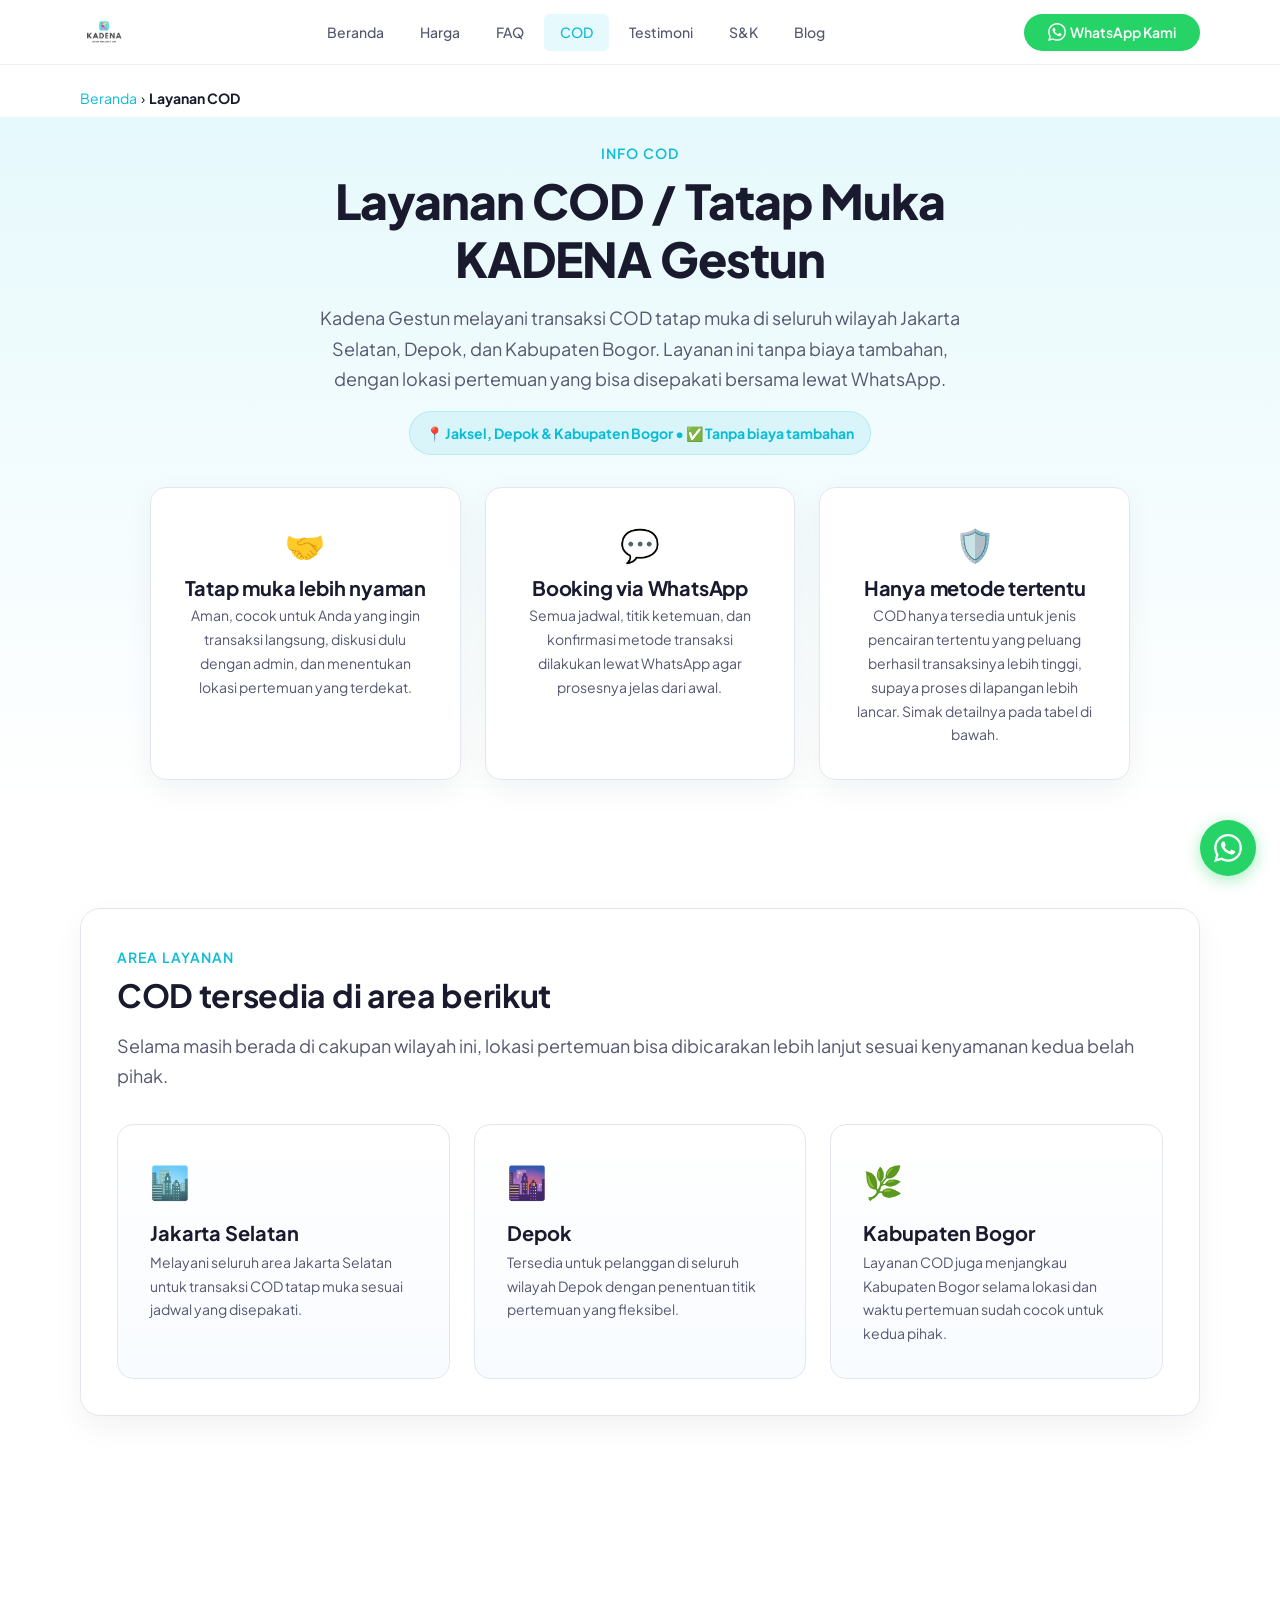
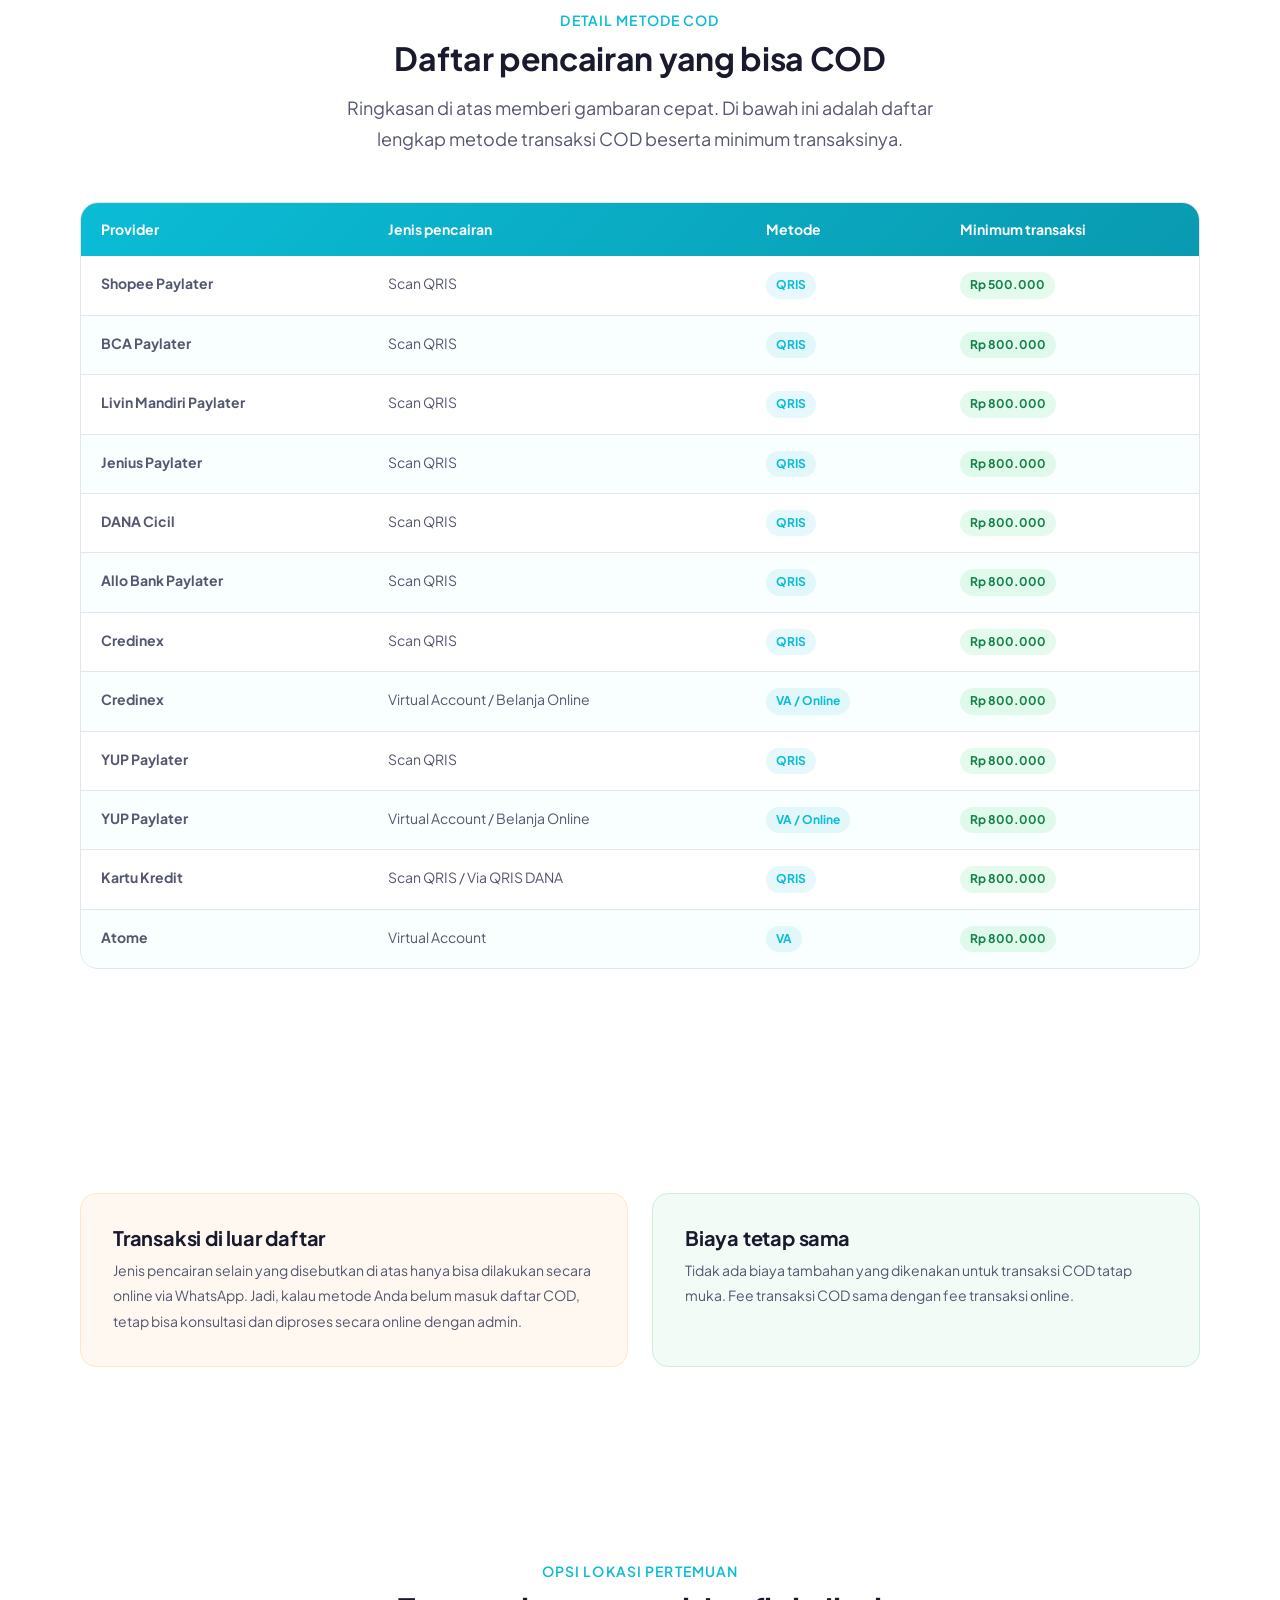
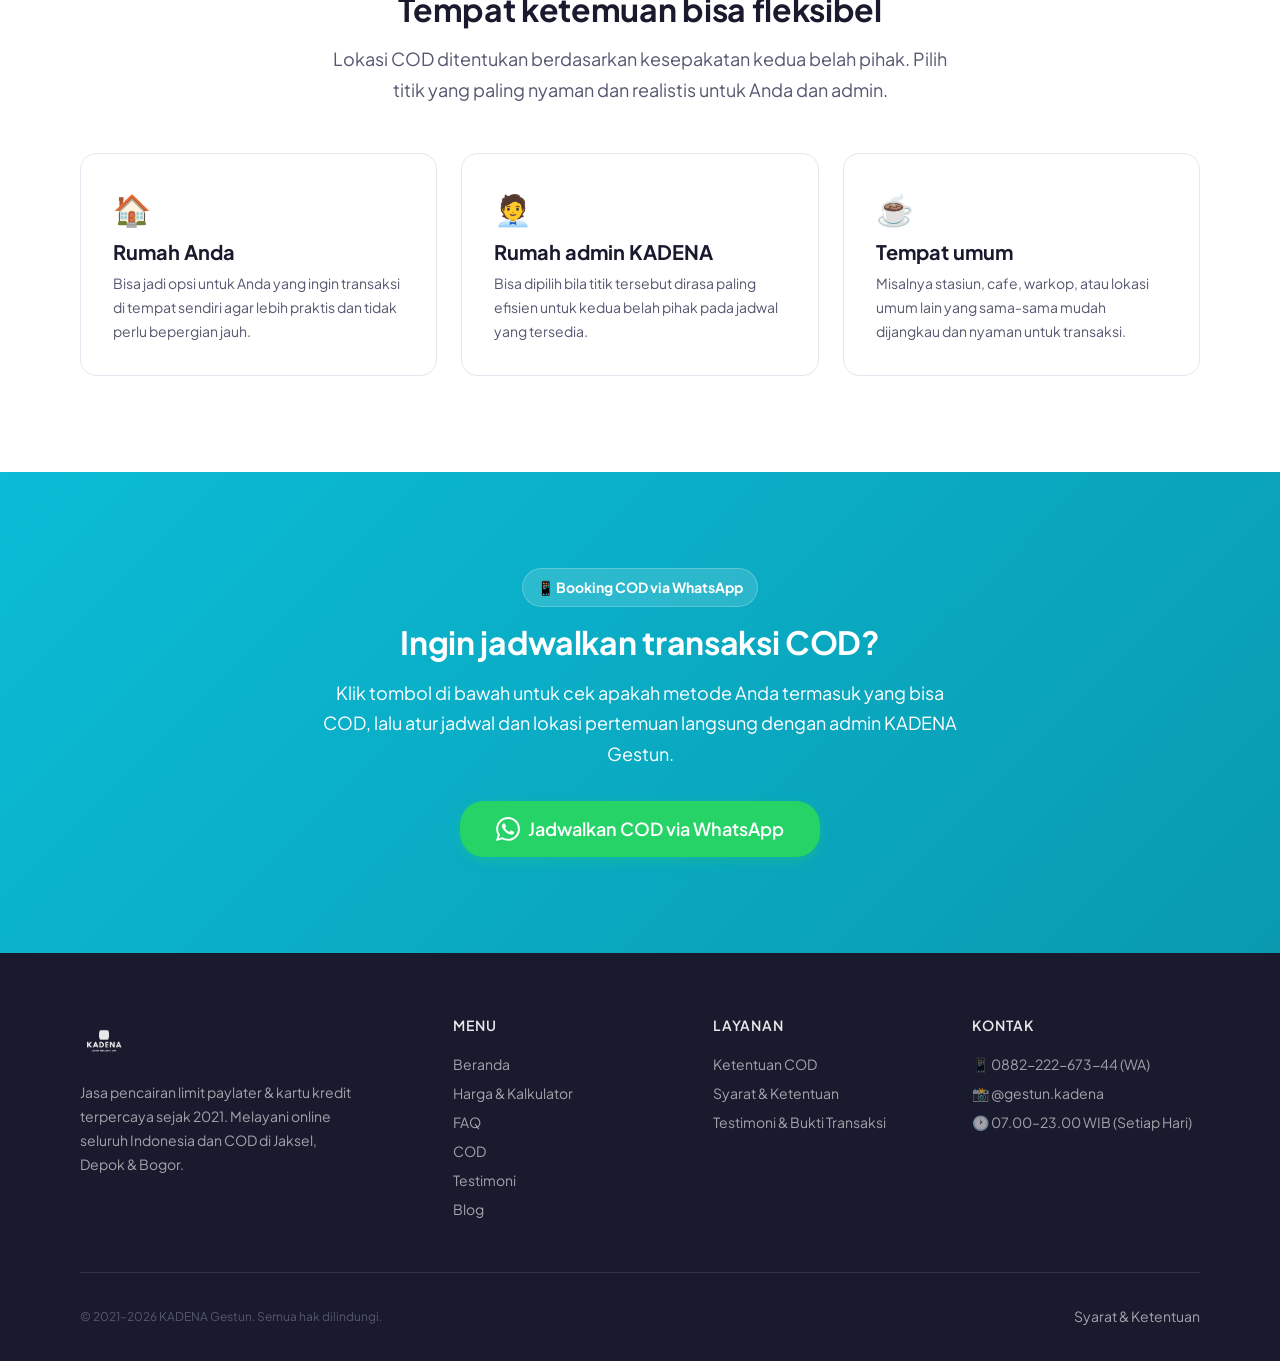
<file: cod.html>
<!DOCTYPE html>
<html lang="id">
<head>
  <meta charset="UTF-8">
  <meta name="viewport" content="width=device-width, initial-scale=1.0">

  <title>Layanan COD / Tatap Muka — Gestun Jaksel, Depok & Bogor | KADENA</title>
  <meta name="description" content="Layanan COD tatap muka KADENA Gestun untuk Jakarta Selatan, Depok, dan Kabupaten Bogor. Lihat area layanan, jenis pencairan yang bisa COD, minimum transaksi, dan opsi lokasi pertemuan.">
  <meta name="keywords" content="gestun COD, gestun tatap muka, gestun jakarta selatan, gestun depok, gestun bogor, jasa gestun COD, gestun offline">
  <meta name="robots" content="index, follow">
  <link rel="canonical" href="https://kadenagestun.my.id/cod">

  <meta property="og:type" content="website">
  <meta property="og:title" content="Layanan COD / Tatap Muka | KADENA Gestun">
  <meta property="og:description" content="COD tatap muka tersedia di Jakarta Selatan, Depok, dan Kabupaten Bogor untuk metode pencairan tertentu tanpa biaya tambahan.">
  <meta property="og:url" content="https://kadenagestun.my.id/cod">
  <meta property="og:image" content="https://kadenagestun.my.id/assets/images/og-image.png">
  <meta property="og:site_name" content="KADENA Gestun">
  <meta property="og:locale" content="id_ID">

  <link rel="icon" type="image/png" href="assets/icons/favicon.png">

  <link rel="preconnect" href="https://fonts.googleapis.com">
  <link rel="preconnect" href="https://fonts.gstatic.com" crossorigin>
  <link href="https://fonts.googleapis.com/css2?family=Plus+Jakarta+Sans:wght@400;500;600;700;800&display=swap" rel="stylesheet">
  <link rel="stylesheet" href="css/style.css">

  <style>
    .breadcrumb{padding:var(--space-sm) 0;font-size:var(--font-size-sm);color:var(--text-tertiary)}
    .breadcrumb a{color:var(--primary);text-decoration:none}
    .breadcrumb a:hover{text-decoration:underline}
    .breadcrumb span{margin:0 var(--space-xs)}

    .hero-shell{max-width:980px;margin:0 auto;text-align:center}
    .hero-note{display:inline-flex;align-items:center;justify-content:center;flex-wrap:wrap;gap:10px;padding:10px 16px;border-radius:999px;background:rgba(11,188,214,0.1);border:1px solid rgba(11,188,214,0.18);color:var(--primary);font-size:var(--font-size-sm);font-weight:700;line-height:1.6;margin-top:var(--space-md)}

    .summary-grid{display:grid;grid-template-columns:repeat(auto-fit,minmax(220px,1fr));gap:var(--space-lg);margin-top:var(--space-xl)}
    .summary-card{background:var(--bg-card);border:1px solid var(--border);border-radius:var(--radius-lg);padding:var(--space-xl);box-shadow:0 10px 30px rgba(15,23,42,0.05)}
    .summary-card__icon{font-size:2rem;margin-bottom:var(--space-sm)}
    .summary-card__title{font-size:var(--font-size-lg);font-weight:700;color:var(--text-primary);margin-bottom:var(--space-xs)}
    .summary-card__desc{font-size:var(--font-size-sm);line-height:1.7;color:var(--text-secondary)}

    .section-panel{background:var(--bg-card);border:1px solid var(--border);border-radius:calc(var(--radius-lg) + 4px);padding:clamp(22px,3vw,36px);box-shadow:0 12px 30px rgba(15,23,42,0.05)}

    .area-grid{display:grid;grid-template-columns:repeat(auto-fit,minmax(220px,1fr));gap:var(--space-lg);margin-top:var(--space-xl)}
    .area-card{background:linear-gradient(180deg,#ffffff 0%,#f8fbff 100%);border:1px solid var(--border);border-radius:var(--radius-lg);padding:var(--space-xl);text-align:left;transition:transform .2s,box-shadow .2s}
    .area-card:hover{transform:translateY(-4px);box-shadow:0 18px 36px rgba(15,23,42,0.08)}
    .area-card__icon{font-size:2rem;margin-bottom:var(--space-md)}
    .area-card__title{font-size:var(--font-size-lg);font-weight:700;color:var(--text-primary);margin-bottom:6px}
    .area-card__desc{font-size:var(--font-size-sm);line-height:1.7;color:var(--text-secondary)}

    .table-wrap{overflow-x:auto;-webkit-overflow-scrolling:touch;margin-top:var(--space-xl);border:1px solid var(--border);border-radius:calc(var(--radius-lg) + 2px);background:var(--bg-card)}
    .provider-table{width:100%;min-width:720px;border-collapse:collapse;font-size:var(--font-size-sm)}
    .provider-table thead{background:linear-gradient(135deg,var(--primary),var(--primary-dark));color:var(--text-inverse)}
    .provider-table th{padding:16px 20px;text-align:left;font-weight:700;white-space:nowrap}
    .provider-table td{padding:16px 20px;border-bottom:1px solid var(--border);vertical-align:top;color:var(--text-secondary);line-height:1.6}
    .provider-table tbody tr:nth-child(even){background:rgba(11,188,214,0.025)}
    .provider-table tbody tr:hover{background:rgba(11,188,214,0.055)}
    .provider-table tbody tr:last-child td{border-bottom:none}
    .provider-name{font-weight:700;color:var(--text-primary)}
    .minimum-tag,.method-tag{display:inline-block;padding:6px 10px;border-radius:999px;font-size:var(--font-size-xs);font-weight:700;line-height:1.2}
    .minimum-tag{background:rgba(37,211,102,0.12);color:#14824a}
    .method-tag{background:rgba(11,188,214,0.1);color:var(--primary)}

    .notice-grid{display:grid;grid-template-columns:repeat(2,minmax(0,1fr));gap:var(--space-lg);margin-top:var(--space-xl)}
    .notice-card{border-radius:var(--radius-lg);padding:var(--space-xl);border:1px solid var(--border)}
    .notice-card--warn{background:#fff8f1;border-color:#fde7c7}
    .notice-card--safe{background:#f3fbf7;border-color:#cdeedb}
    .notice-card__title{font-size:var(--font-size-lg);font-weight:700;color:var(--text-primary);margin-bottom:8px}
    .notice-card__text{font-size:var(--font-size-sm);line-height:1.8;color:var(--text-secondary)}

    .location-grid{display:grid;grid-template-columns:repeat(auto-fit,minmax(220px,1fr));gap:var(--space-lg);margin-top:var(--space-xl)}
    .location-card{background:var(--bg-card);border:1px solid var(--border);border-radius:var(--radius-lg);padding:var(--space-xl)}
    .location-card__icon{font-size:1.9rem;margin-bottom:var(--space-sm)}
    .location-card__title{font-size:var(--font-size-lg);font-weight:700;color:var(--text-primary);margin-bottom:8px}
    .location-card__desc{font-size:var(--font-size-sm);line-height:1.7;color:var(--text-secondary)}

    .cta-gradient{background:linear-gradient(135deg,var(--primary),var(--primary-dark))}
    .cta-gradient h2,.cta-gradient p{color:var(--text-inverse)}
    .cta-soft{display:inline-flex;align-items:center;gap:8px;padding:8px 14px;border-radius:999px;background:rgba(255,255,255,0.14);border:1px solid rgba(255,255,255,0.22);color:#fff;font-size:var(--font-size-sm);font-weight:700;margin-bottom:var(--space-md)}

    @media (max-width: 900px){
      .notice-grid{grid-template-columns:1fr}
    }
  </style>

  <script async src="https://www.googletagmanager.com/gtag/js?id=G-XT3T9J5BFG"></script>
  <script>
    window.dataLayer = window.dataLayer || [];
    function gtag(){dataLayer.push(arguments);}
    gtag('js', new Date());
    gtag('config', 'G-XT3T9J5BFG');
  </script>
</head>
<body>

  <nav class="navbar" id="navbar">
    <div class="container navbar__inner">
      <a href="/" class="navbar__logo">
        <img src="assets/logos/logo-kadena-gestun.png" alt="KADENA Gestun Logo" width="180" height="48">
      </a>
      <div class="navbar__menu">
        <a href="/" class="navbar__link">Beranda</a>
        <a href="harga" class="navbar__link">Harga</a>
        <a href="faq" class="navbar__link">FAQ</a>
        <a href="cod" class="navbar__link active">COD</a>
        <a href="testimoni" class="navbar__link">Testimoni</a>
        <a href="syarat-ketentuan" class="navbar__link">S&amp;K</a>
        <a href="blog/" class="navbar__link">Blog</a>
      </div>
      <a href="https://wa.me/6288222267334?text=Halo%20KADENA%2C%20saya%20ingin%20bertanya%20tentang%20transaksi%20COD." class="navbar__cta" target="_blank" rel="noopener" onclick="trackWAClick('navbar_cta')">
        <svg width="18" height="18" viewBox="0 0 24 24" fill="currentColor"><path d="M.057 24l1.687-6.163c-1.041-1.804-1.588-3.849-1.587-5.946.003-6.556 5.338-11.891 11.893-11.891 3.181.001 6.167 1.24 8.413 3.488 2.245 2.248 3.481 5.236 3.48 8.414-.003 6.557-5.338 11.892-11.893 11.892-1.99-.001-3.951-.5-5.688-1.448L.057 24zm6.597-3.807c1.676.995 3.276 1.591 5.392 1.592 5.448 0 9.886-4.434 9.889-9.885.002-5.462-4.415-9.89-9.881-9.892-5.452 0-9.887 4.434-9.889 9.884-.001 2.225.651 3.891 1.746 5.634l-.999 3.648 3.742-.981zm11.387-5.464c-.074-.124-.272-.198-.57-.347-.297-.149-1.758-.868-2.031-.967-.272-.099-.47-.149-.669.149-.198.297-.768.967-.941 1.165-.173.198-.347.223-.644.074-.297-.149-1.255-.462-2.39-1.475-.883-.788-1.48-1.761-1.653-2.059-.173-.297-.018-.458.13-.606.134-.133.297-.347.446-.521.151-.172.2-.296.3-.495.099-.198.05-.372-.025-.521-.075-.148-.669-1.611-.916-2.206-.242-.579-.487-.501-.669-.51l-.57-.01c-.198 0-.52.074-.792.372s-1.04 1.016-1.04 2.479 1.065 2.876 1.213 3.074c.149.198 2.095 3.2 5.076 4.487.709.306 1.263.489 1.694.626.712.226 1.36.194 1.872.118.571-.085 1.758-.719 2.006-1.413.248-.695.248-1.29.173-1.414z"/></svg>
        WhatsApp Kami
      </a>
      <button class="navbar__toggle" id="navToggle" aria-label="Menu navigasi"><span></span><span></span><span></span></button>
    </div>
    <div class="navbar__mobile" id="navMobile">
      <a href="/" class="navbar__mobile-link">Beranda</a>
      <a href="harga" class="navbar__mobile-link">Harga &amp; Kalkulator</a>
      <a href="faq" class="navbar__mobile-link">FAQ</a>
      <a href="cod" class="navbar__mobile-link active">Layanan COD</a>
      <a href="testimoni" class="navbar__mobile-link">Testimoni</a>
      <a href="syarat-ketentuan" class="navbar__mobile-link">Syarat &amp; Ketentuan</a>
      <a href="blog/" class="navbar__mobile-link">Blog</a>
      <a href="https://wa.me/6288222267334?text=Halo%20KADENA%2C%20saya%20ingin%20bertanya%20tentang%20transaksi%20COD." class="navbar__mobile-cta" target="_blank" rel="noopener" onclick="trackWAClick('mobile_menu_cta')">
        <svg width="20" height="20" viewBox="0 0 24 24" fill="currentColor"><path d="M.057 24l1.687-6.163c-1.041-1.804-1.588-3.849-1.587-5.946.003-6.556 5.338-11.891 11.893-11.891 3.181.001 6.167 1.24 8.413 3.488 2.245 2.248 3.481 5.236 3.48 8.414-.003 6.557-5.338 11.892-11.893 11.892-1.99-.001-3.951-.5-5.688-1.448L.057 24zm6.597-3.807c1.676.995 3.276 1.591 5.392 1.592 5.448 0 9.886-4.434 9.889-9.885.002-5.462-4.415-9.89-9.881-9.892-5.452 0-9.887 4.434-9.889 9.884-.001 2.225.651 3.891 1.746 5.634l-.999 3.648 3.742-.981zm11.387-5.464c-.074-.124-.272-.198-.57-.347-.297-.149-1.758-.868-2.031-.967-.272-.099-.47-.149-.669.149-.198.297-.768.967-.941 1.165-.173.198-.347.223-.644.074-.297-.149-1.255-.462-2.39-1.475-.883-.788-1.48-1.761-1.653-2.059-.173-.297-.018-.458.13-.606.134-.133.297-.347.446-.521.151-.172.2-.296.3-.495.099-.198.05-.372-.025-.521-.075-.148-.669-1.611-.916-2.206-.242-.579-.487-.501-.669-.51l-.57-.01c-.198 0-.52.074-.792.372s-1.04 1.016-1.04 2.479 1.065 2.876 1.213 3.074c.149.198 2.095 3.2 5.076 4.487.709.306 1.263.489 1.694.626.712.226 1.36.194 1.872.118.571-.085 1.758-.719 2.006-1.413.248-.695.248-1.29.173-1.414z"/></svg>
        Hubungi via WhatsApp
      </a>
    </div>
  </nav>

  <main>
    <section class="section" style="padding-bottom:0;">
      <div class="container">
        <div class="breadcrumb"><a href="/">Beranda</a><span>›</span><strong>Layanan COD</strong></div>
      </div>
    </section>

    <section class="hero section" style="padding-top:var(--space-lg);padding-bottom:var(--space-xl);">
      <div class="container">
        <div class="hero-shell">
          <div class="section__header" style="margin-bottom:0;">
            <span class="section__label">Info COD</span>
            <h1 class="section__title">Layanan COD / Tatap Muka KADENA Gestun</h1>
            <p class="section__subtitle">Kadena Gestun melayani transaksi COD tatap muka di seluruh wilayah Jakarta Selatan, Depok, dan Kabupaten Bogor. Layanan ini tanpa biaya tambahan, dengan lokasi pertemuan yang bisa disepakati bersama lewat WhatsApp.</p>
            <span class="hero-note">📍 Jaksel, Depok &amp; Kabupaten Bogor • ✅ Tanpa biaya tambahan</span>
          </div>

          <div class="summary-grid">
            <article class="summary-card reveal reveal-up">
              <div class="summary-card__icon">🤝</div>
              <h2 class="summary-card__title">Tatap muka lebih nyaman</h2>
              <p class="summary-card__desc">Aman, cocok untuk Anda yang ingin transaksi langsung, diskusi dulu dengan admin, dan menentukan lokasi pertemuan yang terdekat.</p>
            </article>
            <article class="summary-card reveal reveal-up reveal-delay-1">
              <div class="summary-card__icon">💬</div>
              <h2 class="summary-card__title">Booking via WhatsApp</h2>
              <p class="summary-card__desc">Semua jadwal, titik ketemuan, dan konfirmasi metode transaksi dilakukan lewat WhatsApp agar prosesnya jelas dari awal.</p>
            </article>
            <article class="summary-card reveal reveal-up reveal-delay-2">
              <div class="summary-card__icon">🛡️</div>
              <h2 class="summary-card__title">Hanya metode tertentu</h2>
              <p class="summary-card__desc">COD hanya tersedia untuk jenis pencairan tertentu yang peluang berhasil transaksinya lebih tinggi, supaya proses di lapangan lebih lancar. Simak detailnya pada tabel di bawah.</p>
            </article>
          </div>
        </div>
      </div>
    </section>

    <section class="section" id="coverage-area">
      <div class="container">
        <div class="section-panel reveal reveal-up">
          <div class="section__header" style="text-align:left;max-width:none;margin:0;">
            <span class="section__label">Area layanan</span>
            <h2 class="section__title" style="font-size:var(--font-size-2xl);">COD tersedia di area berikut</h2>
            <p class="section__subtitle" style="max-width:none;">Selama masih berada di cakupan wilayah ini, lokasi pertemuan bisa dibicarakan lebih lanjut sesuai kenyamanan kedua belah pihak.</p>
          </div>
          <div class="area-grid">
            <article class="area-card reveal reveal-up">
              <div class="area-card__icon">🏙️</div>
              <h3 class="area-card__title">Jakarta Selatan</h3>
              <p class="area-card__desc">Melayani seluruh area Jakarta Selatan untuk transaksi COD tatap muka sesuai jadwal yang disepakati.</p>
            </article>
            <article class="area-card reveal reveal-up reveal-delay-1">
              <div class="area-card__icon">🌆</div>
              <h3 class="area-card__title">Depok</h3>
              <p class="area-card__desc">Tersedia untuk pelanggan di seluruh wilayah Depok dengan penentuan titik pertemuan yang fleksibel.</p>
            </article>
            <article class="area-card reveal reveal-up reveal-delay-2">
              <div class="area-card__icon">🌿</div>
              <h3 class="area-card__title">Kabupaten Bogor</h3>
              <p class="area-card__desc">Layanan COD juga menjangkau Kabupaten Bogor selama lokasi dan waktu pertemuan sudah cocok untuk kedua pihak.</p>
            </article>
          </div>
        </div>
      </div>
    </section>

    <section class="section" id="provider-details">
      <div class="container">
        <div class="section__header">
          <span class="section__label">Detail metode COD</span>
          <h2 class="section__title" style="font-size:var(--font-size-2xl);">Daftar pencairan yang bisa COD</h2>
          <p class="section__subtitle">Ringkasan di atas memberi gambaran cepat. Di bawah ini adalah daftar lengkap metode transaksi COD beserta minimum transaksinya.</p>
        </div>

        <div class="table-wrap reveal reveal-up">
          <table class="provider-table" aria-label="Daftar provider dan metode transaksi COD">
            <thead>
              <tr>
                <th>Provider</th>
                <th>Jenis pencairan</th>
                <th>Metode</th>
                <th>Minimum transaksi</th>
              </tr>
            </thead>
            <tbody>
              <tr>
                <td class="provider-name">Shopee Paylater</td>
                <td>Scan QRIS</td>
                <td><span class="method-tag">QRIS</span></td>
                <td><span class="minimum-tag">Rp 500.000</span></td>
              </tr>
              <tr>
                <td class="provider-name">BCA Paylater</td>
                <td>Scan QRIS</td>
                <td><span class="method-tag">QRIS</span></td>
                <td><span class="minimum-tag">Rp 800.000</span></td>
              </tr>
              <tr>
                <td class="provider-name">Livin Mandiri Paylater</td>
                <td>Scan QRIS</td>
                <td><span class="method-tag">QRIS</span></td>
                <td><span class="minimum-tag">Rp 800.000</span></td>
              </tr>
              <tr>
                <td class="provider-name">Jenius Paylater</td>
                <td>Scan QRIS</td>
                <td><span class="method-tag">QRIS</span></td>
                <td><span class="minimum-tag">Rp 800.000</span></td>
              </tr>
              <tr>
                <td class="provider-name">DANA Cicil</td>
                <td>Scan QRIS</td>
                <td><span class="method-tag">QRIS</span></td>
                <td><span class="minimum-tag">Rp 800.000</span></td>
              </tr>
              <tr>
                <td class="provider-name">Allo Bank Paylater</td>
                <td>Scan QRIS</td>
                <td><span class="method-tag">QRIS</span></td>
                <td><span class="minimum-tag">Rp 800.000</span></td>
              </tr>
              <tr>
                <td class="provider-name">Credinex</td>
                <td>Scan QRIS</td>
                <td><span class="method-tag">QRIS</span></td>
                <td><span class="minimum-tag">Rp 800.000</span></td>
              </tr>
              <tr>
                <td class="provider-name">Credinex</td>
                <td>Virtual Account / Belanja Online</td>
                <td><span class="method-tag">VA / Online</span></td>
                <td><span class="minimum-tag">Rp 800.000</span></td>
              </tr>
              <tr>
                <td class="provider-name">YUP Paylater</td>
                <td>Scan QRIS</td>
                <td><span class="method-tag">QRIS</span></td>
                <td><span class="minimum-tag">Rp 800.000</span></td>
              </tr>
              <tr>
                <td class="provider-name">YUP Paylater</td>
                <td>Virtual Account / Belanja Online</td>
                <td><span class="method-tag">VA / Online</span></td>
                <td><span class="minimum-tag">Rp 800.000</span></td>
              </tr>
              <tr>
                <td class="provider-name">Kartu Kredit</td>
                <td>Scan QRIS / Via QRIS DANA</td>
                <td><span class="method-tag">QRIS</span></td>
                <td><span class="minimum-tag">Rp 800.000</span></td>
              </tr>
              <tr>
                <td class="provider-name">Atome</td>
                <td>Virtual Account</td>
                <td><span class="method-tag">VA</span></td>
                <td><span class="minimum-tag">Rp 800.000</span></td>
              </tr>
            </tbody>
          </table>
        </div>
      </div>
    </section>

    <section class="section" style="background:var(--bg-secondary);" id="notes">
      <div class="container">
        <div class="notice-grid">
          <article class="notice-card notice-card--warn reveal reveal-up">
            <h2 class="notice-card__title">Transaksi di luar daftar</h2>
            <p class="notice-card__text">Jenis pencairan selain yang disebutkan di atas hanya bisa dilakukan secara online via WhatsApp. Jadi, kalau metode Anda belum masuk daftar COD, tetap bisa konsultasi dan diproses secara online dengan admin.</p>
          </article>
          <article class="notice-card notice-card--safe reveal reveal-up reveal-delay-1">
            <h2 class="notice-card__title">Biaya tetap sama</h2>
            <p class="notice-card__text">Tidak ada biaya tambahan yang dikenakan untuk transaksi COD tatap muka. Fee transaksi COD sama dengan fee transaksi online.</p>
          </article>
        </div>
      </div>
    </section>

    <section class="section" id="meeting-locations">
      <div class="container">
        <div class="section__header">
          <span class="section__label">Opsi lokasi pertemuan</span>
          <h2 class="section__title" style="font-size:var(--font-size-2xl);">Tempat ketemuan bisa fleksibel</h2>
          <p class="section__subtitle">Lokasi COD ditentukan berdasarkan kesepakatan kedua belah pihak. Pilih titik yang paling nyaman dan realistis untuk Anda dan admin.</p>
        </div>

        <div class="location-grid">
          <article class="location-card reveal reveal-up">
            <div class="location-card__icon">🏠</div>
            <h3 class="location-card__title">Rumah Anda</h3>
            <p class="location-card__desc">Bisa jadi opsi untuk Anda yang ingin transaksi di tempat sendiri agar lebih praktis dan tidak perlu bepergian jauh.</p>
          </article>
          <article class="location-card reveal reveal-up reveal-delay-1">
            <div class="location-card__icon">🧑‍💼</div>
            <h3 class="location-card__title">Rumah admin KADENA</h3>
            <p class="location-card__desc">Bisa dipilih bila titik tersebut dirasa paling efisien untuk kedua belah pihak pada jadwal yang tersedia.</p>
          </article>
          <article class="location-card reveal reveal-up reveal-delay-2">
            <div class="location-card__icon">☕</div>
            <h3 class="location-card__title">Tempat umum</h3>
            <p class="location-card__desc">Misalnya stasiun, cafe, warkop, atau lokasi umum lain yang sama-sama mudah dijangkau dan nyaman untuk transaksi.</p>
          </article>
        </div>
      </div>
    </section>

    <section class="section cta-gradient" id="cta-final">
      <div class="container" style="text-align:center;max-width:720px;margin:0 auto;">
        <span class="cta-soft reveal reveal-up">📱 Booking COD via WhatsApp</span>
        <h2 class="reveal reveal-up" style="font-size:var(--font-size-2xl);margin-bottom:var(--space-md);">Ingin jadwalkan transaksi COD?</h2>
        <p class="reveal reveal-up reveal-delay-1" style="opacity:.88;font-size:var(--font-size-md);margin-bottom:var(--space-xl);">Klik tombol di bawah untuk cek apakah metode Anda termasuk yang bisa COD, lalu atur jadwal dan lokasi pertemuan langsung dengan admin KADENA Gestun.</p>
        <a href="https://wa.me/6288222267334?text=Halo%20KADENA%2C%20saya%20ingin%20booking%20transaksi%20COD." class="btn btn--wa btn--lg reveal reveal-scale reveal-delay-2" target="_blank" rel="noopener" onclick="trackWAClick('cod_final_cta')">
          <svg class="btn__icon" viewBox="0 0 24 24" fill="currentColor"><path d="M.057 24l1.687-6.163c-1.041-1.804-1.588-3.849-1.587-5.946.003-6.556 5.338-11.891 11.893-11.891 3.181.001 6.167 1.24 8.413 3.488 2.245 2.248 3.481 5.236 3.48 8.414-.003 6.557-5.338 11.892-11.893 11.892-1.99-.001-3.951-.5-5.688-1.448L.057 24zm6.597-3.807c1.676.995 3.276 1.591 5.392 1.592 5.448 0 9.886-4.434 9.889-9.885.002-5.462-4.415-9.89-9.881-9.892-5.452 0-9.887 4.434-9.889 9.884-.001 2.225.651 3.891 1.746 5.634l-.999 3.648 3.742-.981zm11.387-5.464c-.074-.124-.272-.198-.57-.347-.297-.149-1.758-.868-2.031-.967-.272-.099-.47-.149-.669.149-.198.297-.768.967-.941 1.165-.173.198-.347.223-.644.074-.297-.149-1.255-.462-2.39-1.475-.883-.788-1.48-1.761-1.653-2.059-.173-.297-.018-.458.13-.606.134-.133.297-.347.446-.521.151-.172.2-.296.3-.495.099-.198.05-.372-.025-.521-.075-.148-.669-1.611-.916-2.206-.242-.579-.487-.501-.669-.51l-.57-.01c-.198 0-.52.074-.792.372s-1.04 1.016-1.04 2.479 1.065 2.876 1.213 3.074c.149.198 2.095 3.2 5.076 4.487.709.306 1.263.489 1.694.626.712.226 1.36.194 1.872.118.571-.085 1.758-.719 2.006-1.413.248-.695.248-1.29.173-1.414z"/></svg>
          Jadwalkan COD via WhatsApp
        </a>
      </div>
    </section>
  </main>

  <footer class="footer">
    <div class="container">
      <div class="footer__grid">
        <div class="footer__brand">
          <img src="assets/logos/logo-kadena-gestun.png" alt="KADENA Gestun" width="180" height="48" style="filter:brightness(0) invert(1);opacity:0.9;">
          <p>Jasa pencairan limit paylater &amp; kartu kredit terpercaya sejak 2021. Melayani online seluruh Indonesia dan COD di Jaksel, Depok &amp; Bogor.</p>
        </div>
        <div>
          <h4 class="footer__heading">Menu</h4>
          <a href="/" class="footer__link">Beranda</a>
          <a href="harga" class="footer__link">Harga &amp; Kalkulator</a>
          <a href="faq" class="footer__link">FAQ</a>
          <a href="cod" class="footer__link">COD</a>
          <a href="testimoni" class="footer__link">Testimoni</a>
          <a href="blog/" class="footer__link">Blog</a>
        </div>
        <div>
          <h4 class="footer__heading">Layanan</h4>
          <a href="cod" class="footer__link">Ketentuan COD</a>
          <a href="syarat-ketentuan" class="footer__link">Syarat &amp; Ketentuan</a>
          <a href="testimoni" class="footer__link">Testimoni &amp; Bukti Transaksi</a>
        </div>
        <div>
          <h4 class="footer__heading">Kontak</h4>
          <a href="https://wa.me/6288222267334" class="footer__link" target="_blank" rel="noopener">📱 0882-222-673-44 (WA)</a>
          <a href="https://instagram.com/gestun.kadena" class="footer__link" target="_blank" rel="noopener">📸 @gestun.kadena</a>
          <span class="footer__link">🕐 07.00–23.00 WIB (Setiap Hari)</span>
        </div>
      </div>
      <div class="footer__bottom">
        <p>&copy; 2021–2026 KADENA Gestun. Semua hak dilindungi.</p>
        <p><a href="syarat-ketentuan" class="footer__link" style="display:inline;">Syarat &amp; Ketentuan</a></p>
      </div>
    </div>
  </footer>

  <a href="https://wa.me/6288222267334?text=Halo%20KADENA%2C%20saya%20ingin%20bertanya%20tentang%20transaksi%20COD." class="wa-float" target="_blank" rel="noopener" aria-label="Hubungi via WhatsApp" onclick="trackWAClick('floating')">
    <svg width="28" height="28" viewBox="0 0 24 24" fill="white"><path d="M.057 24l1.687-6.163c-1.041-1.804-1.588-3.849-1.587-5.946.003-6.556 5.338-11.891 11.893-11.891 3.181.001 6.167 1.24 8.413 3.488 2.245 2.248 3.481 5.236 3.48 8.414-.003 6.557-5.338 11.892-11.893 11.892-1.99-.001-3.951-.5-5.688-1.448L.057 24zm6.597-3.807c1.676.995 3.276 1.591 5.392 1.592 5.448 0 9.886-4.434 9.889-9.885.002-5.462-4.415-9.89-9.881-9.892-5.452 0-9.887 4.434-9.889 9.884-.001 2.225.651 3.891 1.746 5.634l-.999 3.648 3.742-.981zm11.387-5.464c-.074-.124-.272-.198-.57-.347-.297-.149-1.758-.868-2.031-.967-.272-.099-.47-.149-.669.149-.198.297-.768.967-.941 1.165-.173.198-.347.223-.644.074-.297-.149-1.255-.462-2.39-1.475-.883-.788-1.48-1.761-1.653-2.059-.173-.297-.018-.458.13-.606.134-.133.297-.347.446-.521.151-.172.2-.296.3-.495.099-.198.05-.372-.025-.521-.075-.148-.669-1.611-.916-2.206-.242-.579-.487-.501-.669-.51l-.57-.01c-.198 0-.52.074-.792.372s-1.04 1.016-1.04 2.479 1.065 2.876 1.213 3.074c.149.198 2.095 3.2 5.076 4.487.709.306 1.263.489 1.694.626.712.226 1.36.194 1.872.118.571-.085 1.758-.719 2.006-1.413.248-.695.248-1.29.173-1.414z"/></svg>
  </a>

  <script>
    function trackWAClick(buttonType, provider) {
      if (typeof gtag === 'function') {
        gtag('event', 'whatsapp_click', { button_type: buttonType, provider: provider || '' });
      }
    }

    var revealElements = document.querySelectorAll('.reveal');
    var revealObserver = new IntersectionObserver(function(entries) {
      entries.forEach(function(entry) {
        if (entry.isIntersecting) {
          entry.target.classList.add('visible');
          revealObserver.unobserve(entry.target);
        }
      });
    }, { threshold: 0.15 });
    revealElements.forEach(function(el) { revealObserver.observe(el); });

    var navbar = document.getElementById('navbar');
    window.addEventListener('scroll', function() {
      navbar.classList.toggle('scrolled', window.scrollY > 10);
    });

    var navToggle = document.getElementById('navToggle');
    var navMobile = document.getElementById('navMobile');
    if (navToggle && navMobile) {
      navMobile.style.setProperty('display', 'none', 'important');
      navToggle.addEventListener('click', function() {
        var isOpen = navToggle.classList.contains('open');
        if (isOpen) {
          navToggle.classList.remove('open');
          navMobile.style.setProperty('display', 'none', 'important');
          document.body.style.overflow = '';
        } else {
          navToggle.classList.add('open');
          navMobile.style.setProperty('display', 'flex', 'important');
          navMobile.style.flexDirection = 'column';
          document.body.style.overflow = 'hidden';
        }
      });
      navMobile.querySelectorAll('a').forEach(function(link) {
        link.addEventListener('click', function() {
          navToggle.classList.remove('open');
          navMobile.style.setProperty('display', 'none', 'important');
          document.body.style.overflow = '';
        });
      });
    }
  </script>
</body>
</html>
</file>
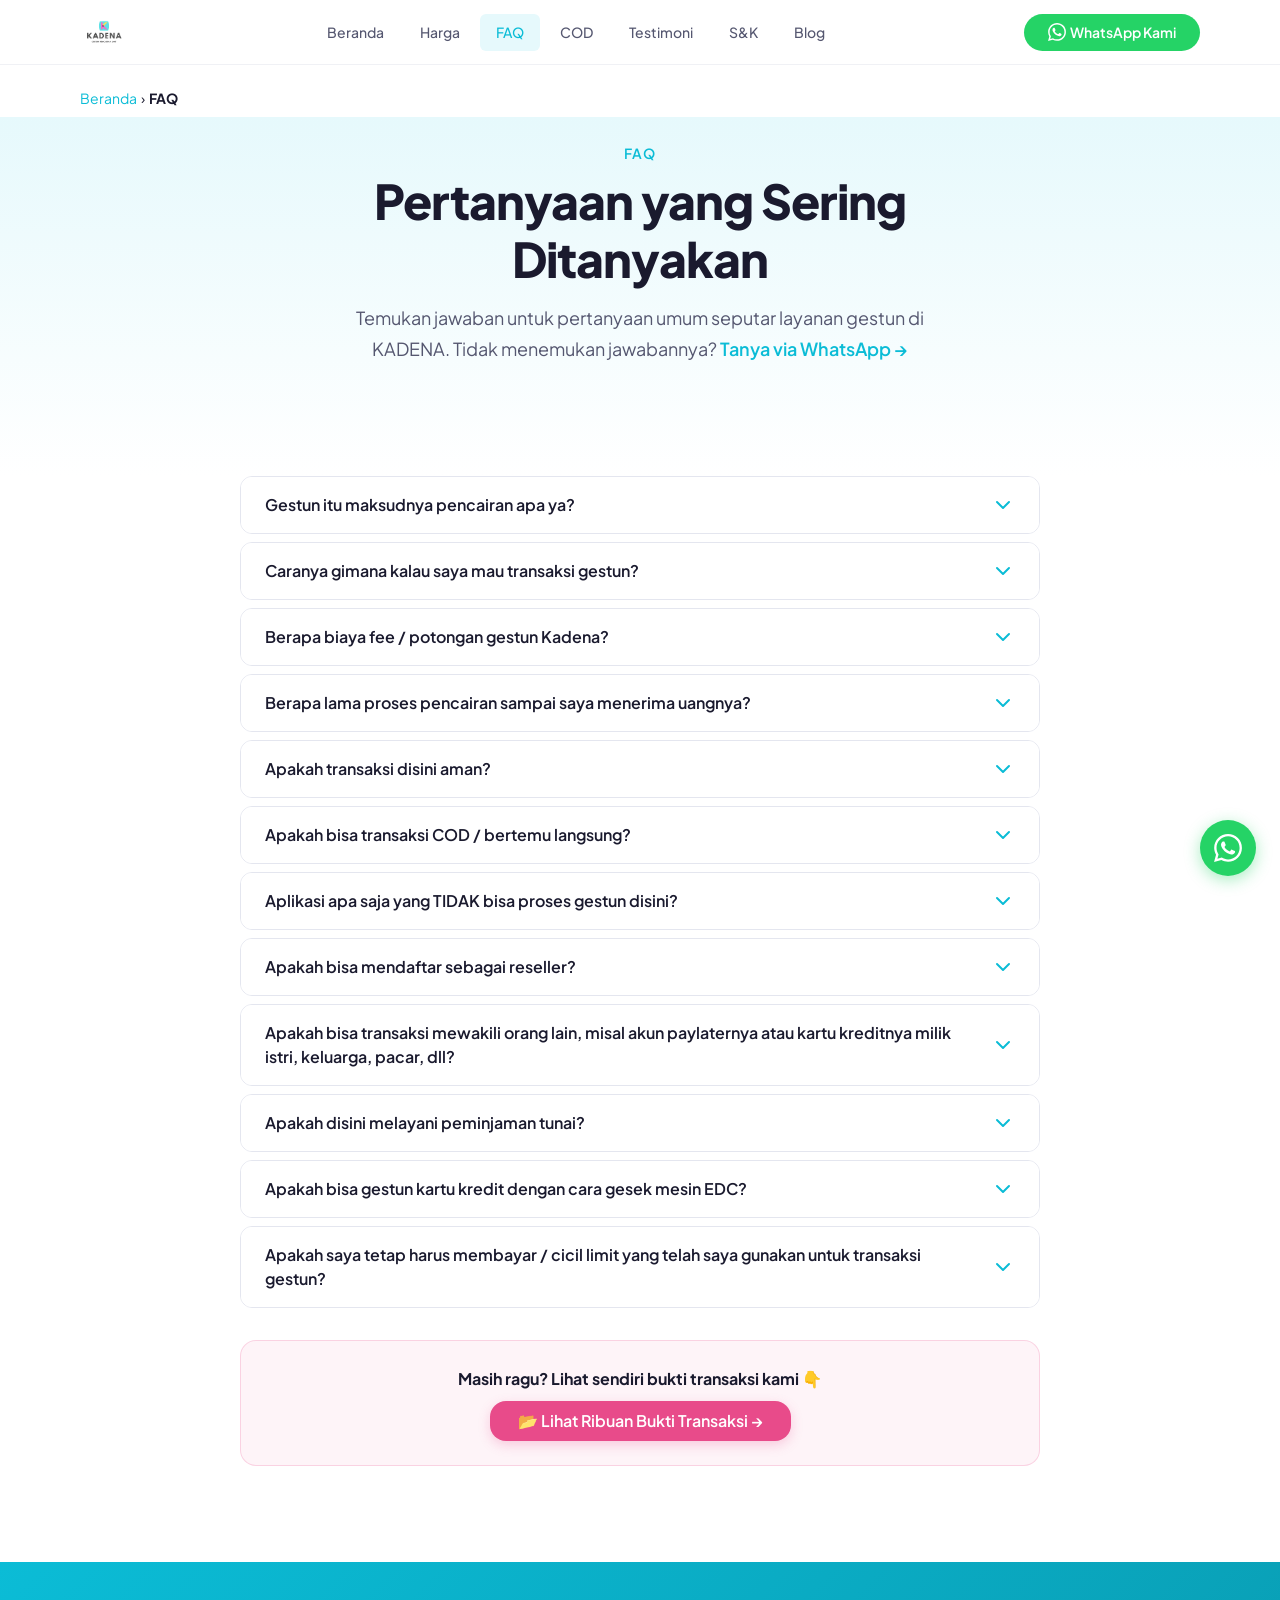
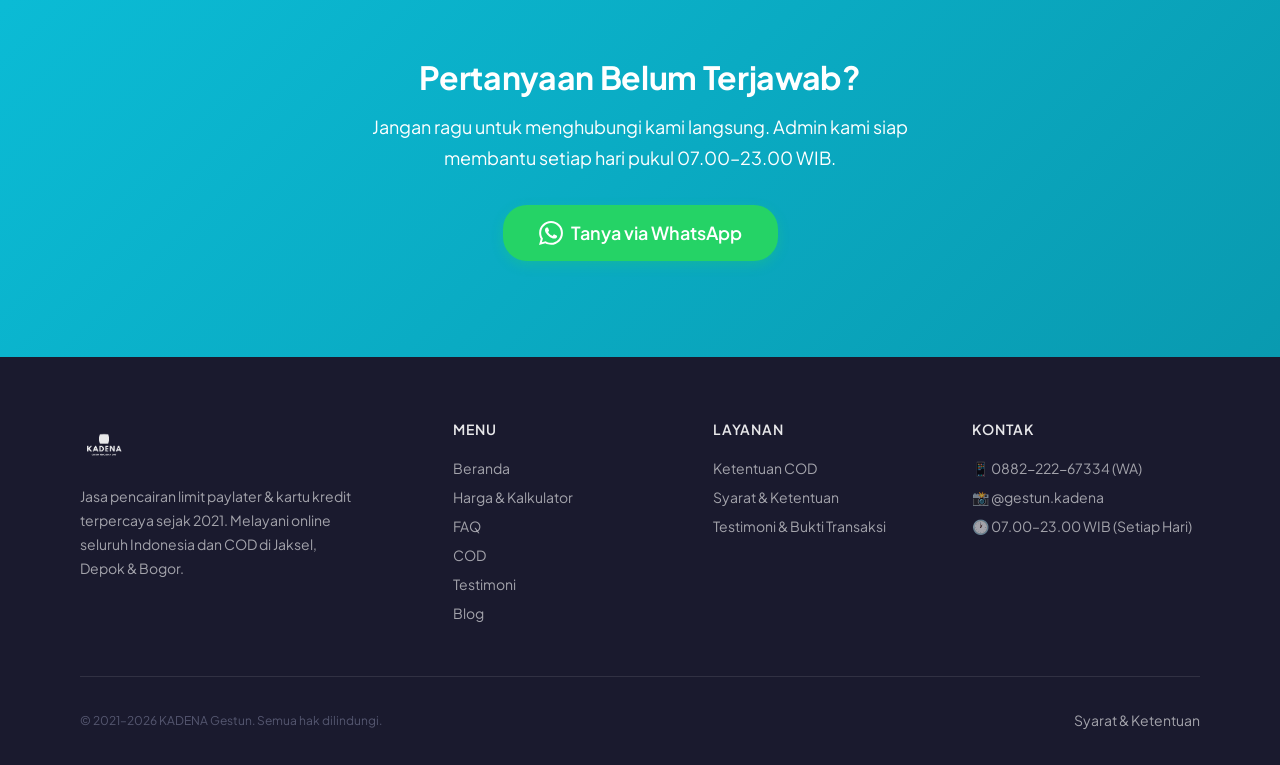
<file: faq.html>
<!DOCTYPE html>
<html lang="id">
<head>
  <meta charset="UTF-8">
  <meta name="viewport" content="width=device-width, initial-scale=1.0">

  <!-- SEO -->
  <title>FAQ — Pertanyaan Seputar Gestun Paylater & Kartu Kredit | KADENA</title>
  <meta name="description" content="Temukan jawaban untuk pertanyaan yang sering ditanyakan seputar jasa gestun paylater dan kartu kredit di KADENA. Cara transaksi, biaya fee, keamanan, dan lainnya.">
  <meta name="keywords" content="faq gestun, pertanyaan gestun paylater, cara transaksi gestun, biaya fee gestun, keamanan gestun, gestun online terpercaya">
  <meta name="robots" content="index, follow">
  <link rel="canonical" href="https://kadenagestun.my.id/faq">

  <!-- Open Graph -->
  <meta property="og:type" content="website">
  <meta property="og:title" content="FAQ — Pertanyaan Seputar Gestun | KADENA">
  <meta property="og:description" content="Temukan jawaban untuk pertanyaan yang sering ditanyakan seputar jasa gestun paylater dan kartu kredit di KADENA.">
  <meta property="og:url" content="https://kadenagestun.my.id/faq">
  <meta property="og:image" content="https://kadenagestun.my.id/assets/images/og-image.png">
  <meta property="og:site_name" content="KADENA Gestun">
  <meta property="og:locale" content="id_ID">

  <!-- Favicon -->
  <link rel="icon" type="image/png" href="assets/icons/favicon.png">

  <!-- Google Fonts -->
  <link rel="preconnect" href="https://fonts.googleapis.com">
  <link rel="preconnect" href="https://fonts.gstatic.com" crossorigin>
  <link href="https://fonts.googleapis.com/css2?family=Plus+Jakarta+Sans:wght@400;500;600;700;800&display=swap" rel="stylesheet">

  <!-- Stylesheet -->
  <link rel="stylesheet" href="css/style.css">

  <!-- Page-specific styles -->
  <style>
    .breadcrumb { padding: var(--space-sm) 0; font-size: var(--font-size-sm); color: var(--text-tertiary); }
    .breadcrumb a { color: var(--primary); text-decoration: none; }
    .breadcrumb a:hover { text-decoration: underline; }
    .breadcrumb span { margin: 0 var(--space-xs); }

    .faq-list { max-width: 800px; margin: 0 auto; }
    .faq-item { border: 1px solid var(--border); border-radius: var(--radius-md); margin-bottom: var(--space-sm); overflow: hidden; transition: border-color 0.2s; }
    .faq-item:hover { border-color: var(--primary); }
    .faq-item.open { border-color: var(--primary); }
    .faq-question { display: flex; justify-content: space-between; align-items: center; padding: var(--space-md) var(--space-lg); cursor: pointer; background: var(--bg-card); font-weight: 600; color: var(--text-primary); font-size: var(--font-size-base); gap: var(--space-md); transition: background 0.2s; user-select: none; }
    .faq-question:hover { background: var(--bg-secondary); }
    .faq-question-text { flex: 1; }
    .faq-icon { width: 24px; height: 24px; flex-shrink: 0; transition: transform 0.3s; color: var(--primary); }
    .faq-item.open .faq-icon { transform: rotate(180deg); }
    .faq-answer { max-height: 0; overflow: hidden; transition: max-height 0.35s ease; }
    .faq-answer-inner { padding: 0 var(--space-lg) var(--space-lg); color: var(--text-secondary); font-size: var(--font-size-sm); line-height: 1.7; }
    .faq-answer-inner a { color: var(--primary); text-decoration: none; font-weight: 600; }
    .faq-answer-inner a:hover { text-decoration: underline; }
    .faq-ref { display: inline-block; margin-top: var(--space-sm); font-weight: 600; }

    .cta-gradient { background: linear-gradient(135deg, var(--primary), var(--primary-dark)); }
    .cta-gradient h2, .cta-gradient p { color: var(--text-inverse); }

    .testimoni-cta { max-width: 800px; margin: var(--space-xl) auto 0; padding: var(--space-lg); background: rgba(232,75,138,0.06); border: 1px solid rgba(232,75,138,0.2); border-radius: var(--radius-lg); text-align: center; }
  </style>

  <!-- Google Analytics (GA4) — UNCOMMENT & GANTI ID setelah punya -->
    <script async src="https://www.googletagmanager.com/gtag/js?id=G-XT3T9J5BFG"></script>
  <script>
    window.dataLayer = window.dataLayer || [];
    function gtag(){dataLayer.push(arguments);}
    gtag('js', new Date());
    gtag('config', 'G-XT3T9J5BFG');
  </script>

  <!-- FAQ Schema (injected by JS) -->
  <script id="faq-schema" type="application/ld+json"></script>
</head>
<body>

  <!-- NAVBAR -->
  <nav class="navbar" id="navbar">
    <div class="container navbar__inner">
      <a href="/" class="navbar__logo">
        <img src="assets/logos/logo-kadena-gestun.png" alt="KADENA Gestun Logo" width="180" height="48">
      </a>
      <div class="navbar__menu">
        <a href="/" class="navbar__link">Beranda</a>
        <a href="harga" class="navbar__link">Harga</a>
        <a href="faq" class="navbar__link active">FAQ</a>
        <a href="cod" class="navbar__link">COD</a>
        <a href="testimoni" class="navbar__link">Testimoni</a>
        <a href="syarat-ketentuan" class="navbar__link">S&K</a>
        <a href="blog/" class="navbar__link">Blog</a>
      </div>
      <a href="https://wa.me/6288222267334?text=Halo%20KADENA%2C%20saya%20ingin%20cairkan%20limit%20paylater%2Fkartu%20kredit%20saya." class="navbar__cta" target="_blank" rel="noopener" onclick="trackWAClick('navbar_cta')">
        <svg width="18" height="18" viewBox="0 0 24 24" fill="currentColor"><path d="M.057 24l1.687-6.163c-1.041-1.804-1.588-3.849-1.587-5.946.003-6.556 5.338-11.891 11.893-11.891 3.181.001 6.167 1.24 8.413 3.488 2.245 2.248 3.481 5.236 3.48 8.414-.003 6.557-5.338 11.892-11.893 11.892-1.99-.001-3.951-.5-5.688-1.448L.057 24zm6.597-3.807c1.676.995 3.276 1.591 5.392 1.592 5.448 0 9.886-4.434 9.889-9.885.002-5.462-4.415-9.89-9.881-9.892-5.452 0-9.887 4.434-9.889 9.884-.001 2.225.651 3.891 1.746 5.634l-.999 3.648 3.742-.981zm11.387-5.464c-.074-.124-.272-.198-.57-.347-.297-.149-1.758-.868-2.031-.967-.272-.099-.47-.149-.669.149-.198.297-.768.967-.941 1.165-.173.198-.347.223-.644.074-.297-.149-1.255-.462-2.39-1.475-.883-.788-1.48-1.761-1.653-2.059-.173-.297-.018-.458.13-.606.134-.133.297-.347.446-.521.151-.172.2-.296.3-.495.099-.198.05-.372-.025-.521-.075-.148-.669-1.611-.916-2.206-.242-.579-.487-.501-.669-.51l-.57-.01c-.198 0-.52.074-.792.372s-1.04 1.016-1.04 2.479 1.065 2.876 1.213 3.074c.149.198 2.095 3.2 5.076 4.487.709.306 1.263.489 1.694.626.712.226 1.36.194 1.872.118.571-.085 1.758-.719 2.006-1.413.248-.695.248-1.29.173-1.414z"/></svg>
        WhatsApp Kami
      </a>
      <button class="navbar__toggle" id="navToggle" aria-label="Menu navigasi"><span></span><span></span><span></span></button>
    </div>
    <div class="navbar__mobile" id="navMobile">
      <a href="/" class="navbar__mobile-link">Beranda</a>
      <a href="harga" class="navbar__mobile-link">Harga & Kalkulator</a>
      <a href="faq" class="navbar__mobile-link active">FAQ</a>
      <a href="cod" class="navbar__mobile-link">Layanan COD</a>
      <a href="testimoni" class="navbar__mobile-link">Testimoni</a>
      <a href="syarat-ketentuan" class="navbar__mobile-link">Syarat & Ketentuan</a>
      <a href="blog/" class="navbar__mobile-link">Blog</a>
      <a href="https://wa.me/6288222267334?text=Halo%20KADENA%2C%20saya%20ingin%20cairkan%20limit%20paylater%2Fkartu%20kredit%20saya." class="navbar__mobile-cta" target="_blank" rel="noopener" onclick="trackWAClick('mobile_menu_cta')">
        <svg width="20" height="20" viewBox="0 0 24 24" fill="currentColor"><path d="M.057 24l1.687-6.163c-1.041-1.804-1.588-3.849-1.587-5.946.003-6.556 5.338-11.891 11.893-11.891 3.181.001 6.167 1.24 8.413 3.488 2.245 2.248 3.481 5.236 3.48 8.414-.003 6.557-5.338 11.892-11.893 11.892-1.99-.001-3.951-.5-5.688-1.448L.057 24zm6.597-3.807c1.676.995 3.276 1.591 5.392 1.592 5.448 0 9.886-4.434 9.889-9.885.002-5.462-4.415-9.89-9.881-9.892-5.452 0-9.887 4.434-9.889 9.884-.001 2.225.651 3.891 1.746 5.634l-.999 3.648 3.742-.981zm11.387-5.464c-.074-.124-.272-.198-.57-.347-.297-.149-1.758-.868-2.031-.967-.272-.099-.47-.149-.669.149-.198.297-.768.967-.941 1.165-.173.198-.347.223-.644.074-.297-.149-1.255-.462-2.39-1.475-.883-.788-1.48-1.761-1.653-2.059-.173-.297-.018-.458.13-.606.134-.133.297-.347.446-.521.151-.172.2-.296.3-.495.099-.198.05-.372-.025-.521-.075-.148-.669-1.611-.916-2.206-.242-.579-.487-.501-.669-.51l-.57-.01c-.198 0-.52.074-.792.372s-1.04 1.016-1.04 2.479 1.065 2.876 1.213 3.074c.149.198 2.095 3.2 5.076 4.487.709.306 1.263.489 1.694.626.712.226 1.36.194 1.872.118.571-.085 1.758-.719 2.006-1.413.248-.695.248-1.29.173-1.414z"/></svg>
        Hubungi via WhatsApp
      </a>
    </div>
  </nav>

  <main>
    <!-- BREADCRUMB -->
    <section class="section" style="padding-bottom:0;">
      <div class="container">
        <div class="breadcrumb"><a href="/">Beranda</a><span>›</span><strong>FAQ</strong></div>
      </div>
    </section>

    <!-- HERO -->
    <section class="hero section" style="padding-top:var(--space-lg);">
      <div class="container">
        <div class="section__header">
          <span class="section__label">FAQ</span>
          <h1 class="section__title">Pertanyaan yang Sering Ditanyakan</h1>
          <p class="section__subtitle">Temukan jawaban untuk pertanyaan umum seputar layanan gestun di KADENA. Tidak menemukan jawabannya? <a href="https://wa.me/6288222267334?text=Halo%20KADENA%2C%20saya%20ingin%20bertanya%20tentang%20layanan%20gestun." target="_blank" rel="noopener" style="color:var(--primary);font-weight:600;">Tanya via WhatsApp →</a></p>
        </div>
      </div>
    </section>

    <!-- FAQ LIST -->
    <section class="section" style="padding-top:0;" id="faq-list-section">
      <div class="container">
        <div class="faq-list" id="faq-list">
          <p style="text-align:center;color:var(--text-tertiary);">Memuat data FAQ...</p>
        </div>
        <div class="testimoni-cta reveal reveal-up">
          <p style="margin-bottom:var(--space-sm);font-weight:700;color:var(--text-primary);">Masih ragu? Lihat sendiri bukti transaksi kami 👇</p>
          <a href="https://drive.google.com/drive/u/0/folders/1-uJO_IwyA4Dl5VLuUWt_wg8uNm8Xy7-Q" class="btn btn--accent" target="_blank" rel="noopener">📂 Lihat Ribuan Bukti Transaksi →</a>
        </div>
      </div>
    </section>

    <!-- FINAL CTA -->
    <section class="section cta-gradient" id="cta-final">
      <div class="container" style="text-align:center;max-width:640px;margin:0 auto;">
        <h2 class="reveal reveal-up" style="font-size:var(--font-size-2xl);margin-bottom:var(--space-md);">Pertanyaan Belum Terjawab?</h2>
        <p class="reveal reveal-up reveal-delay-1" style="opacity:0.85;font-size:var(--font-size-md);margin-bottom:var(--space-xl);">Jangan ragu untuk menghubungi kami langsung. Admin kami siap membantu setiap hari pukul 07.00–23.00 WIB.</p>
        <a href="https://wa.me/6288222267334?text=Halo%20KADENA%2C%20saya%20ingin%20bertanya%20tentang%20layanan%20gestun." class="btn btn--wa btn--lg reveal reveal-scale reveal-delay-2" target="_blank" rel="noopener" onclick="trackWAClick('faq_final_cta')">
          <svg class="btn__icon" viewBox="0 0 24 24" fill="currentColor"><path d="M.057 24l1.687-6.163c-1.041-1.804-1.588-3.849-1.587-5.946.003-6.556 5.338-11.891 11.893-11.891 3.181.001 6.167 1.24 8.413 3.488 2.245 2.248 3.481 5.236 3.48 8.414-.003 6.557-5.338 11.892-11.893 11.892-1.99-.001-3.951-.5-5.688-1.448L.057 24zm6.597-3.807c1.676.995 3.276 1.591 5.392 1.592 5.448 0 9.886-4.434 9.889-9.885.002-5.462-4.415-9.89-9.881-9.892-5.452 0-9.887 4.434-9.889 9.884-.001 2.225.651 3.891 1.746 5.634l-.999 3.648 3.742-.981zm11.387-5.464c-.074-.124-.272-.198-.57-.347-.297-.149-1.758-.868-2.031-.967-.272-.099-.47-.149-.669.149-.198.297-.768.967-.941 1.165-.173.198-.347.223-.644.074-.297-.149-1.255-.462-2.39-1.475-.883-.788-1.48-1.761-1.653-2.059-.173-.297-.018-.458.13-.606.134-.133.297-.347.446-.521.151-.172.2-.296.3-.495.099-.198.05-.372-.025-.521-.075-.148-.669-1.611-.916-2.206-.242-.579-.487-.501-.669-.51l-.57-.01c-.198 0-.52.074-.792.372s-1.04 1.016-1.04 2.479 1.065 2.876 1.213 3.074c.149.198 2.095 3.2 5.076 4.487.709.306 1.263.489 1.694.626.712.226 1.36.194 1.872.118.571-.085 1.758-.719 2.006-1.413.248-.695.248-1.29.173-1.414z"/></svg>
          Tanya via WhatsApp
        </a>
      </div>
    </section>
  </main>

  <!-- FOOTER -->
  <footer class="footer">
    <div class="container">
      <div class="footer__grid">
        <div class="footer__brand">
          <img src="assets/logos/logo-kadena-gestun.png" alt="KADENA Gestun" width="180" height="48" style="filter:brightness(0) invert(1);opacity:0.9;">
          <p>Jasa pencairan limit paylater & kartu kredit terpercaya sejak 2021. Melayani online seluruh Indonesia dan COD di Jaksel, Depok & Bogor.</p>
        </div>
        <div>
          <h4 class="footer__heading">Menu</h4>
          <a href="/" class="footer__link">Beranda</a>
          <a href="harga" class="footer__link">Harga & Kalkulator</a>
          <a href="faq" class="footer__link">FAQ</a>
          <a href="cod" class="footer__link">COD</a>
          <a href="testimoni" class="footer__link">Testimoni</a>
          <a href="blog/" class="footer__link">Blog</a>
        </div>
        <div>
          <h4 class="footer__heading">Layanan</h4>
          <a href="cod" class="footer__link">Ketentuan COD</a>
          <a href="syarat-ketentuan" class="footer__link">Syarat & Ketentuan</a>
          <a href="testimoni" class="footer__link">Testimoni & Bukti Transaksi</a>
        </div>
        <div>
          <h4 class="footer__heading">Kontak</h4>
          <a href="https://wa.me/6288222267334" class="footer__link" target="_blank" rel="noopener">📱 0882-222-67334 (WA)</a>
          <a href="https://instagram.com/gestun.kadena" class="footer__link" target="_blank" rel="noopener">📸 @gestun.kadena</a>
          <span class="footer__link">🕐 07.00–23.00 WIB (Setiap Hari)</span>
        </div>
      </div>
      <div class="footer__bottom">
        <p>&copy; 2021–2026 KADENA Gestun. Semua hak dilindungi.</p>
        <p><a href="syarat-ketentuan" class="footer__link" style="display:inline;">Syarat & Ketentuan</a></p>
      </div>
    </div>
  </footer>

  <!-- FLOATING WA -->
  <a href="https://wa.me/6288222267334?text=Halo%20KADENA%2C%20saya%20ingin%20cairkan%20limit%20paylater%2Fkartu%20kredit%20saya." class="wa-float" target="_blank" rel="noopener" aria-label="Hubungi via WhatsApp" onclick="trackWAClick('floating')">
    <svg width="28" height="28" viewBox="0 0 24 24" fill="white"><path d="M.057 24l1.687-6.163c-1.041-1.804-1.588-3.849-1.587-5.946.003-6.556 5.338-11.891 11.893-11.891 3.181.001 6.167 1.24 8.413 3.488 2.245 2.248 3.481 5.236 3.48 8.414-.003 6.557-5.338 11.892-11.893 11.892-1.99-.001-3.951-.5-5.688-1.448L.057 24zm6.597-3.807c1.676.995 3.276 1.591 5.392 1.592 5.448 0 9.886-4.434 9.889-9.885.002-5.462-4.415-9.89-9.881-9.892-5.452 0-9.887 4.434-9.889 9.884-.001 2.225.651 3.891 1.746 5.634l-.999 3.648 3.742-.981zm11.387-5.464c-.074-.124-.272-.198-.57-.347-.297-.149-1.758-.868-2.031-.967-.272-.099-.47-.149-.669.149-.198.297-.768.967-.941 1.165-.173.198-.347.223-.644.074-.297-.149-1.255-.462-2.39-1.475-.883-.788-1.48-1.761-1.653-2.059-.173-.297-.018-.458.13-.606.134-.133.297-.347.446-.521.151-.172.2-.296.3-.495.099-.198.05-.372-.025-.521-.075-.148-.669-1.611-.916-2.206-.242-.579-.487-.501-.669-.51l-.57-.01c-.198 0-.52.074-.792.372s-1.04 1.016-1.04 2.479 1.065 2.876 1.213 3.074c.149.198 2.095 3.2 5.076 4.487.709.306 1.263.489 1.694.626.712.226 1.36.194 1.872.118.571-.085 1.758-.719 2.006-1.413.248-.695.248-1.29.173-1.414z"/></svg>
  </a>

  <!-- SCRIPTS -->
  <script>
    function trackWAClick(buttonType, provider) {
      if (typeof gtag === 'function') {
        gtag('event', 'whatsapp_click', { button_type: buttonType, provider: provider || '' });
      }
    }

    // Load FAQ from JSON
    (function() {
      fetch('faq-config.json')
        .then(function(res) { return res.json(); })
        .then(function(data) {
          var container = document.getElementById('faq-list');
          var faqs = data.faqs;
          var html = '';
          var schemaFAQ = { "@context": "https://schema.org", "@type": "FAQPage", "mainEntity": [] };

          faqs.forEach(function(faq, i) {
            html += '<div class="faq-item reveal reveal-up" style="animation-delay:' + (i * 0.04) + 's;">';
            html += '<div class="faq-question" onclick="toggleFAQ(this)">';
            html += '<span class="faq-question-text">' + faq.question + '</span>';
            html += '<svg class="faq-icon" viewBox="0 0 24 24" fill="none" stroke="currentColor" stroke-width="2" stroke-linecap="round" stroke-linejoin="round"><polyline points="6 9 12 15 18 9"></polyline></svg>';
            html += '</div>';
            html += '<div class="faq-answer"><div class="faq-answer-inner">';
            html += '<p>' + faq.answer + '</p>';
            if (faq.reference_path) {
              var refLabel = 'Selengkapnya →';
              if (faq.reference_path === '/harga') refLabel = 'Lihat Daftar Harga & Tarif →';
              else if (faq.reference_path === '/cod') refLabel = 'Lihat Ketentuan COD →';
              else if (faq.reference_path === '/testimoni') refLabel = 'Lihat Bukti Transaksi →';
              var refHref = faq.reference_path === '/testimoni'
                ? 'https://drive.google.com/drive/u/0/folders/1-uJO_IwyA4Dl5VLuUWt_wg8uNm8Xy7-Q'
                : faq.reference_path.replace('/', '');
              var refTarget = faq.reference_path === '/testimoni' ? ' target="_blank" rel="noopener"' : '';
              html += '<a href="' + refHref + '" class="faq-ref"' + refTarget + '>' + refLabel + '</a>';
            }
            html += '</div></div></div>';

            schemaFAQ.mainEntity.push({
              "@type": "Question", "name": faq.question,
              "acceptedAnswer": { "@type": "Answer", "text": faq.answer }
            });
          });

          container.innerHTML = html;
          document.getElementById('faq-schema').textContent = JSON.stringify(schemaFAQ);
          container.querySelectorAll('.reveal').forEach(function(el) { revealObserver.observe(el); });
        })
        .catch(function(err) {
          console.error('Error loading FAQ:', err);
          document.getElementById('faq-list').innerHTML = '<p style="text-align:center;color:#dc2626;">Gagal memuat data FAQ. Silakan refresh halaman.</p>';
        });
    })();

    function toggleFAQ(el) {
      var item = el.parentElement;
      var answer = item.querySelector('.faq-answer');
      var inner = answer.querySelector('.faq-answer-inner');
      var isOpen = item.classList.contains('open');
      document.querySelectorAll('.faq-item.open').forEach(function(o) {
        if (o !== item) { o.classList.remove('open'); o.querySelector('.faq-answer').style.maxHeight = '0'; }
      });
      if (isOpen) { item.classList.remove('open'); answer.style.maxHeight = '0'; }
      else { item.classList.add('open'); answer.style.maxHeight = inner.scrollHeight + 32 + 'px'; }
    }

    // Scroll Reveal
    var revealElements = document.querySelectorAll('.reveal');
    var revealObserver = new IntersectionObserver(function(entries) {
      entries.forEach(function(entry) {
        if (entry.isIntersecting) { entry.target.classList.add('visible'); revealObserver.unobserve(entry.target); }
      });
    }, { threshold: 0.15 });
    revealElements.forEach(function(el) { revealObserver.observe(el); });

    // Navbar
    var navbar = document.getElementById('navbar');
    window.addEventListener('scroll', function() { navbar.classList.toggle('scrolled', window.scrollY > 10); });
    // === Mobile Menu Toggle (Inline Style Fix) ===
    var navToggle = document.getElementById('navToggle');
    var navMobile = document.getElementById('navMobile');
    if (navToggle && navMobile) {
      navMobile.style.setProperty('display', 'none', 'important');
      navToggle.addEventListener('click', function() {
        var isOpen = navToggle.classList.contains('open');
        if (isOpen) {
          navToggle.classList.remove('open');
          navMobile.style.setProperty('display', 'none', 'important');
          document.body.style.overflow = '';
        } else {
          navToggle.classList.add('open');
          navMobile.style.setProperty('display', 'flex', 'important');
          navMobile.style.flexDirection = 'column';
          document.body.style.overflow = 'hidden';
        }
      });
      navMobile.querySelectorAll('a').forEach(function(link) {
        link.addEventListener('click', function() {
          navToggle.classList.remove('open');
          navMobile.style.setProperty('display', 'none', 'important');
          document.body.style.overflow = '';
        });
      });
    }
  </script>
</body>
</html>
</file>
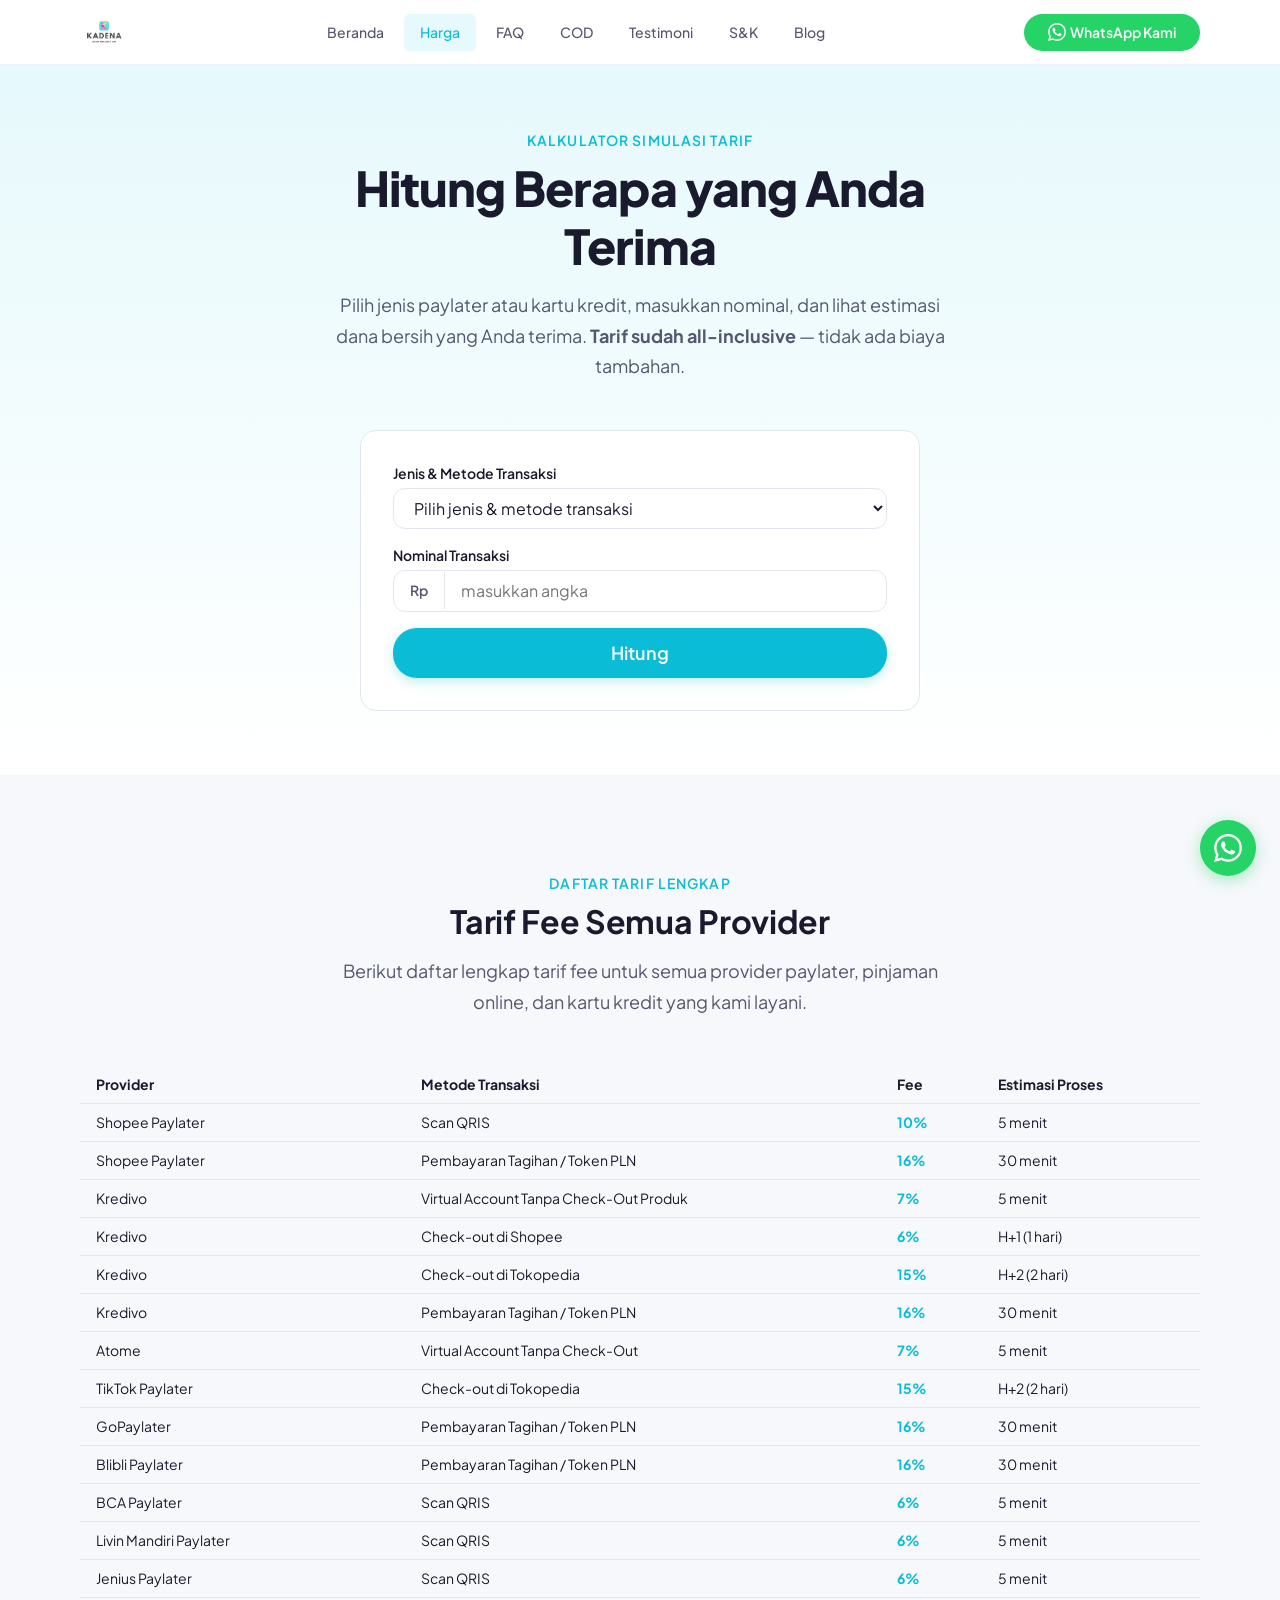
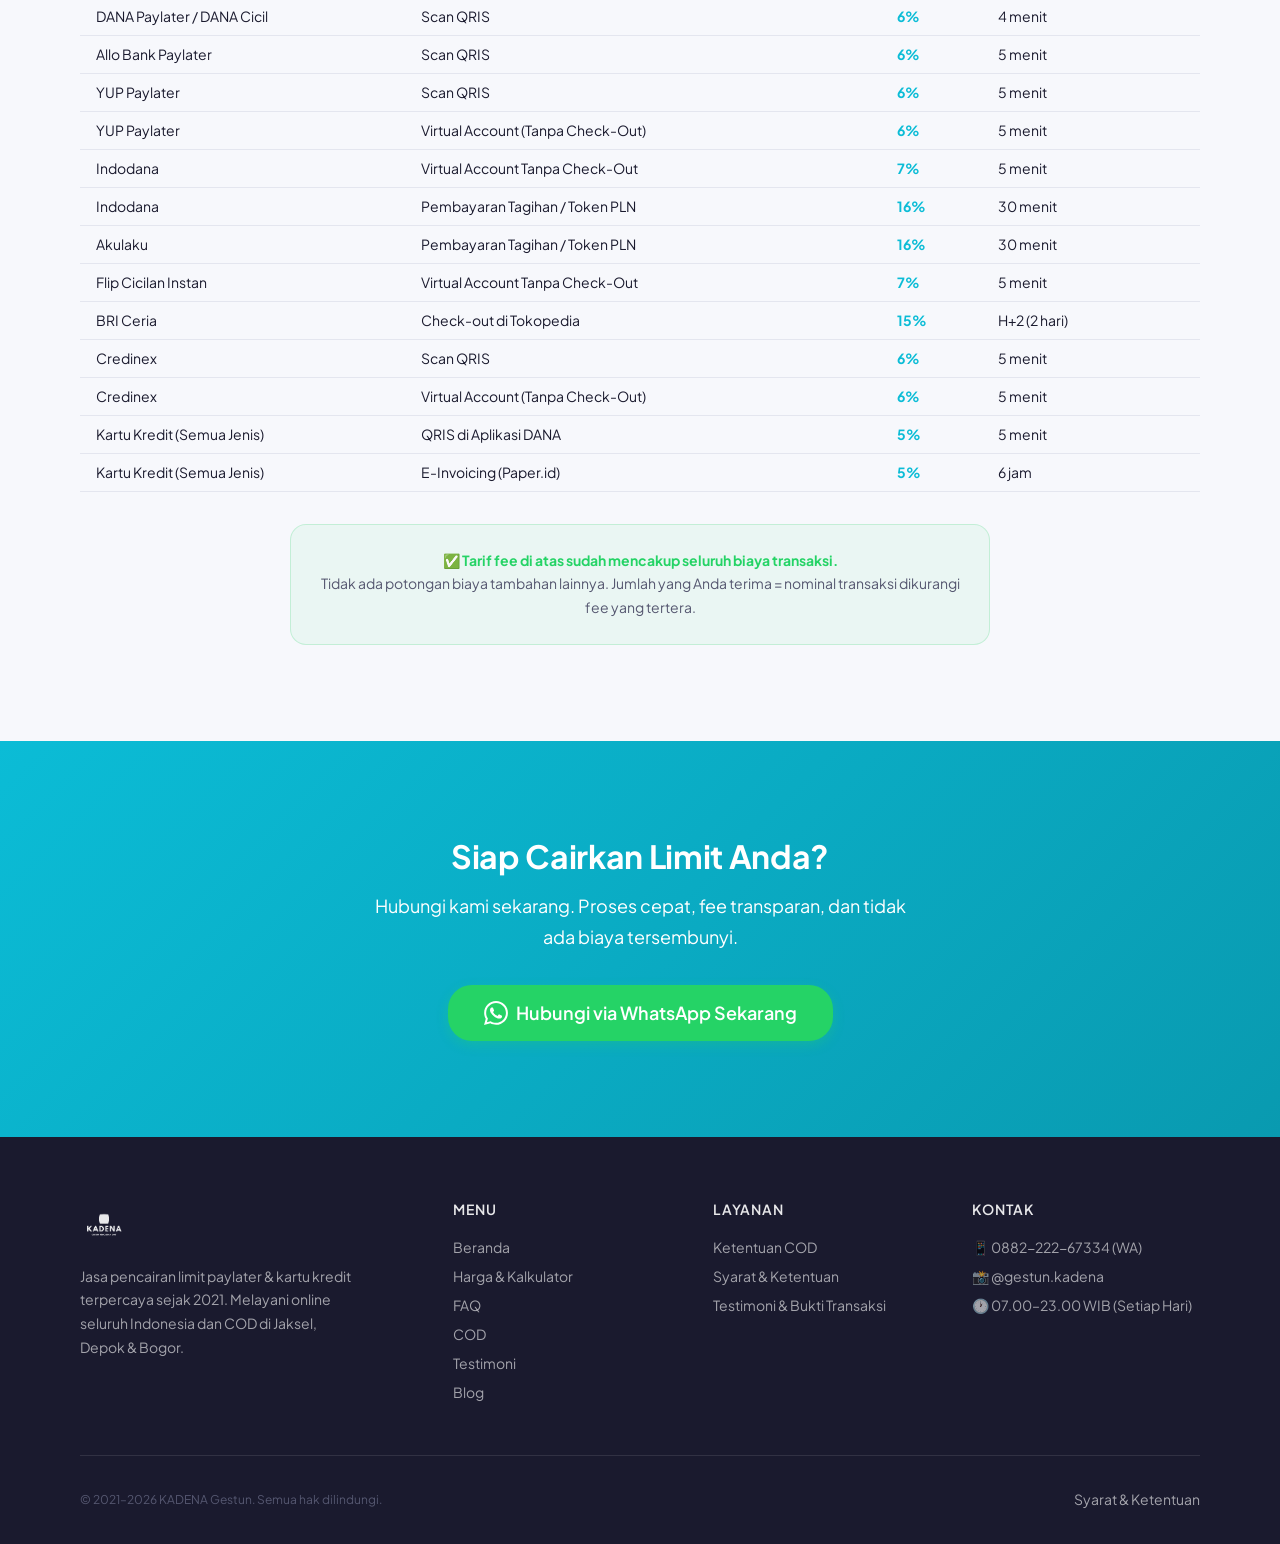
<file: harga.html>
<!DOCTYPE html>
<html lang="id">
<head>
  <meta charset="UTF-8">
  <meta name="viewport" content="width=device-width, initial-scale=1.0">

  <!-- SEO -->
  <title>Daftar Harga & Tarif Gestun Paylater & Kartu Kredit — Simulasi Biaya | KADENA</title>
  <meta name="description" content="Lihat daftar lengkap tarif fee gestun semua provider paylater & kartu kredit. Hitung simulasi biaya pencairan limit Anda. Tarif all-inclusive, tanpa biaya tersembunyi.">
  <meta name="keywords" content="harga gestun, tarif gestun paylater, fee gestun shopee paylater, biaya gestun kredivo, kalkulator gestun, simulasi gestun, fee gestun kartu kredit">
  <meta name="robots" content="index, follow">
  <link rel="canonical" href="https://kadenagestun.my.id/harga">

  <!-- Open Graph -->
  <meta property="og:type" content="website">
  <meta property="og:title" content="Daftar Harga & Simulasi Tarif Gestun — KADENA">
  <meta property="og:description" content="Lihat tarif fee gestun semua provider paylater & kartu kredit. Simulasi biaya pencairan limit Anda.">
  <meta property="og:url" content="https://kadenagestun.my.id/harga">
  <meta property="og:image" content="https://kadenagestun.my.id/assets/images/og-image.png">
  <meta property="og:site_name" content="KADENA Gestun">
  <meta property="og:locale" content="id_ID">

  <!-- Favicon -->
  <link rel="icon" type="image/png" href="assets/icons/favicon.png">

  <!-- Google Fonts -->
  <link rel="preconnect" href="https://fonts.googleapis.com">
  <link rel="preconnect" href="https://fonts.gstatic.com" crossorigin>
  <link href="https://fonts.googleapis.com/css2?family=Plus+Jakarta+Sans:wght@400;500;600;700;800&display=swap" rel="stylesheet">

  <!-- Preload fee data for faster table rendering -->
  <link rel="preload" href="fee-config.json" as="fetch" crossorigin>
  <!-- Stylesheet -->
  <link rel="stylesheet" href="css/style.css">

  <!-- Page-specific styles -->
  <style>
    /* Calculator Widget */
    .calculator-widget { background: var(--bg-card); border-radius: var(--radius-lg); padding: var(--space-xl); border: 1px solid var(--border); max-width: 560px; margin: 0 auto; }
    .calc-field { margin-bottom: var(--space-md); }
    .calc-label { display: block; font-weight: 600; margin-bottom: var(--space-xs); color: var(--text-primary); font-size: var(--font-size-sm); }
    .calc-provider-select,
    .calc-nominal-input { width: 100%; padding: var(--space-sm) var(--space-md); border: 1px solid var(--border); border-radius: var(--radius-md); font-size: var(--font-size-base); font-family: inherit; background: var(--bg-primary); color: var(--text-primary); transition: border-color 0.2s; }
    .calc-provider-select:focus,
    .calc-nominal-input:focus { outline: none; border-color: var(--primary); box-shadow: 0 0 0 3px rgba(11,188,214,0.15); }
    .calc-input-wrap { display: flex; align-items: center; border: 1px solid var(--border); border-radius: var(--radius-md); overflow: hidden; transition: border-color 0.2s; }
    .calc-input-wrap:focus-within { border-color: var(--primary); box-shadow: 0 0 0 3px rgba(11,188,214,0.15); }
    .calc-input-prefix { padding: var(--space-sm) var(--space-md); background: var(--bg-secondary); color: var(--text-secondary); font-weight: 600; font-size: var(--font-size-sm); border-right: 1px solid var(--border); white-space: nowrap; }
    .calc-input-wrap .calc-nominal-input { border: none; border-radius: 0; }
    .calc-input-wrap .calc-nominal-input:focus { box-shadow: none; }
    .calc-error { background: #fef2f2; color: #dc2626; padding: var(--space-sm) var(--space-md); border-radius: var(--radius-md); font-size: var(--font-size-sm); margin-bottom: var(--space-md); }
    .calc-result { margin-top: var(--space-lg); padding: var(--space-lg); background: linear-gradient(135deg, rgba(11,188,214,0.08), rgba(232,75,138,0.06)); border-radius: var(--radius-lg); text-align: center; }
    .calc-result-main { margin-bottom: var(--space-md); }
    .calc-result-label { display: block; font-size: var(--font-size-sm); color: var(--text-secondary); margin-bottom: var(--space-xs); }
    .calc-net-amount { display: block; font-size: var(--font-size-2xl); font-weight: 800; color: var(--primary); }
    .calc-result-details { display: flex; flex-direction: column; gap: var(--space-xs); font-size: var(--font-size-sm); color: var(--text-secondary); margin-bottom: var(--space-md); }
    .calc-disclaimer { font-size: 0.75rem; color: var(--text-tertiary); font-style: italic; margin-top: var(--space-sm); margin-bottom: 0; }

    /* Price Table */
    .price-table-wrap { overflow-x: auto; -webkit-overflow-scrolling: touch; }
    .price-table { width: 100%; border-collapse: collapse; font-size: var(--font-size-sm); }
    .price-table th,
    .price-table td { padding: var(--space-sm) var(--space-md); text-align: left; border-bottom: 1px solid var(--border); }
    .price-table th { background: var(--bg-secondary); font-weight: 700; color: var(--text-primary); white-space: nowrap; }
    .price-table tr:hover { background: rgba(11,188,214,0.04); }
    .price-table td:nth-child(3) { font-weight: 700; color: var(--primary); }
    .fee-note { max-width: 700px; margin: var(--space-xl) auto 0; padding: var(--space-lg); background: rgba(37,211,102,0.06); border: 1px solid rgba(37,211,102,0.2); border-radius: var(--radius-lg); text-align: center; font-size: var(--font-size-sm); }
    .fee-note strong { color: var(--success); }
    .cta-gradient { background: linear-gradient(135deg, var(--primary), var(--primary-dark)); }
    .cta-gradient h2, .cta-gradient p { color: var(--text-inverse); }

    @media (max-width: 767px) {
      .price-table thead { display: none; }
      .price-table tr { display: block; margin-bottom: var(--space-md); border: 1px solid var(--border); border-radius: var(--radius-md); overflow: hidden; }
      .price-table td { display: flex; justify-content: space-between; align-items: center; padding: var(--space-sm) var(--space-md); }
      .price-table td::before { content: attr(data-label); font-weight: 600; color: var(--text-secondary); margin-right: var(--space-md); flex-shrink: 0; }
      .price-table td:last-child { border-bottom: none; }
    }
  </style>

  <!-- Google Analytics (GA4) — UNCOMMENT & GANTI ID setelah punya -->
    <script async src="https://www.googletagmanager.com/gtag/js?id=G-XT3T9J5BFG"></script>
  <script>
    window.dataLayer = window.dataLayer || [];
    function gtag(){dataLayer.push(arguments);}
    gtag('js', new Date());
    gtag('config', 'G-XT3T9J5BFG');
  </script>
  
  <!-- Schema: Service -->
  <script type="application/ld+json">
  {
    "@context": "https://schema.org",
    "@type": "Service",
    "name": "Jasa Gestun Paylater & Kartu Kredit",
    "provider": {
      "@type": "LocalBusiness",
      "name": "KADENA Gestun",
      "url": "https://kadenagestun.my.id"
    },
    "description": "Jasa pencairan limit paylater dan kartu kredit dengan tarif transparan. Proses cepat, aman, terpercaya.",
    "url": "https://kadenagestun.my.id/harga",
    "areaServed": { "@type": "Country", "name": "Indonesia" }
  }
  </script>
</head>
<body>

  <!-- ============================================
       NAVBAR
       ============================================ -->
  <nav class="navbar" id="navbar">
    <div class="container navbar__inner">
      <a href="/" class="navbar__logo">
        <img src="assets/logos/logo-kadena-gestun.png" alt="KADENA Gestun Logo" width="180" height="48">
      </a>
      <div class="navbar__menu">
        <a href="/" class="navbar__link">Beranda</a>
        <a href="harga" class="navbar__link active">Harga</a>
        <a href="faq" class="navbar__link">FAQ</a>
        <a href="cod" class="navbar__link">COD</a>
        <a href="testimoni" class="navbar__link">Testimoni</a>
        <a href="syarat-ketentuan" class="navbar__link">S&K</a>
        <a href="blog/" class="navbar__link">Blog</a>
      </div>
      <a href="https://wa.me/6288222267334?text=Halo%20KADENA%2C%20saya%20ingin%20cairkan%20limit%20paylater%2Fkartu%20kredit%20saya." class="navbar__cta" target="_blank" rel="noopener" onclick="trackWAClick('navbar_cta')">
        <svg width="18" height="18" viewBox="0 0 24 24" fill="currentColor"><path d="M.057 24l1.687-6.163c-1.041-1.804-1.588-3.849-1.587-5.946.003-6.556 5.338-11.891 11.893-11.891 3.181.001 6.167 1.24 8.413 3.488 2.245 2.248 3.481 5.236 3.48 8.414-.003 6.557-5.338 11.892-11.893 11.892-1.99-.001-3.951-.5-5.688-1.448L.057 24zm6.597-3.807c1.676.995 3.276 1.591 5.392 1.592 5.448 0 9.886-4.434 9.889-9.885.002-5.462-4.415-9.89-9.881-9.892-5.452 0-9.887 4.434-9.889 9.884-.001 2.225.651 3.891 1.746 5.634l-.999 3.648 3.742-.981zm11.387-5.464c-.074-.124-.272-.198-.57-.347-.297-.149-1.758-.868-2.031-.967-.272-.099-.47-.149-.669.149-.198.297-.768.967-.941 1.165-.173.198-.347.223-.644.074-.297-.149-1.255-.462-2.39-1.475-.883-.788-1.48-1.761-1.653-2.059-.173-.297-.018-.458.13-.606.134-.133.297-.347.446-.521.151-.172.2-.296.3-.495.099-.198.05-.372-.025-.521-.075-.148-.669-1.611-.916-2.206-.242-.579-.487-.501-.669-.51l-.57-.01c-.198 0-.52.074-.792.372s-1.04 1.016-1.04 2.479 1.065 2.876 1.213 3.074c.149.198 2.095 3.2 5.076 4.487.709.306 1.263.489 1.694.626.712.226 1.36.194 1.872.118.571-.085 1.758-.719 2.006-1.413.248-.695.248-1.29.173-1.414z"/></svg>
        WhatsApp Kami
      </a>
      <button class="navbar__toggle" id="navToggle" aria-label="Menu navigasi">
        <span></span><span></span><span></span>
      </button>
    </div>
    <div class="navbar__mobile" id="navMobile">
      <a href="/" class="navbar__mobile-link">Beranda</a>
      <a href="harga" class="navbar__mobile-link active">Harga & Kalkulator</a>
      <a href="faq" class="navbar__mobile-link">FAQ</a>
      <a href="cod" class="navbar__mobile-link">Layanan COD</a>
      <a href="testimoni" class="navbar__mobile-link">Testimoni</a>
      <a href="syarat-ketentuan" class="navbar__mobile-link">Syarat & Ketentuan</a>
      <a href="blog/" class="navbar__mobile-link">Blog</a>
      <a href="https://wa.me/6288222267334?text=Halo%20KADENA%2C%20saya%20ingin%20cairkan%20limit%20paylater%2Fkartu%20kredit%20saya." class="navbar__mobile-cta" target="_blank" rel="noopener" onclick="trackWAClick('mobile_menu_cta')">
        <svg width="20" height="20" viewBox="0 0 24 24" fill="currentColor"><path d="M.057 24l1.687-6.163c-1.041-1.804-1.588-3.849-1.587-5.946.003-6.556 5.338-11.891 11.893-11.891 3.181.001 6.167 1.24 8.413 3.488 2.245 2.248 3.481 5.236 3.48 8.414-.003 6.557-5.338 11.892-11.893 11.892-1.99-.001-3.951-.5-5.688-1.448L.057 24zm6.597-3.807c1.676.995 3.276 1.591 5.392 1.592 5.448 0 9.886-4.434 9.889-9.885.002-5.462-4.415-9.89-9.881-9.892-5.452 0-9.887 4.434-9.889 9.884-.001 2.225.651 3.891 1.746 5.634l-.999 3.648 3.742-.981zm11.387-5.464c-.074-.124-.272-.198-.57-.347-.297-.149-1.758-.868-2.031-.967-.272-.099-.47-.149-.669.149-.198.297-.768.967-.941 1.165-.173.198-.347.223-.644.074-.297-.149-1.255-.462-2.39-1.475-.883-.788-1.48-1.761-1.653-2.059-.173-.297-.018-.458.13-.606.134-.133.297-.347.446-.521.151-.172.2-.296.3-.495.099-.198.05-.372-.025-.521-.075-.148-.669-1.611-.916-2.206-.242-.579-.487-.501-.669-.51l-.57-.01c-.198 0-.52.074-.792.372s-1.04 1.016-1.04 2.479 1.065 2.876 1.213 3.074c.149.198 2.095 3.2 5.076 4.487.709.306 1.263.489 1.694.626.712.226 1.36.194 1.872.118.571-.085 1.758-.719 2.006-1.413.248-.695.248-1.29.173-1.414z"/></svg>
        Hubungi via WhatsApp
      </a>
    </div>
  </nav>


  <main>

    <!-- ============================================
         KALKULATOR SIMULASI TARIF
         ============================================ -->
    <section class="hero section" id="kalkulator">
      <div class="container">
        <div class="section__header">
          <span class="section__label">Kalkulator Simulasi Tarif</span>
          <h1 class="section__title">Hitung Berapa yang Anda Terima</h1>
          <p class="section__subtitle">Pilih jenis paylater atau kartu kredit, masukkan nominal, dan lihat estimasi dana bersih yang Anda terima. <strong>Tarif sudah all-inclusive</strong> — tidak ada biaya tambahan.</p>
        </div>

        <div class="calculator-widget reveal reveal-up">
          <div class="calc-error" style="display:none;"></div>

          <div class="calc-field">
            <label class="calc-label">Jenis & Metode Transaksi</label>
            <select class="calc-provider-select">
              <option value="" disabled selected>Pilih jenis & metode transaksi</option>
            </select>
          </div>

          <div class="calc-field">
            <label class="calc-label">Nominal Transaksi</label>
            <div class="calc-input-wrap">
              <span class="calc-input-prefix">Rp</span>
              <input type="text" class="calc-nominal-input" placeholder="1.000.000" inputmode="numeric">
            </div>
          </div>

          <button class="btn btn--primary btn--lg calc-btn" style="width:100%;">Hitung</button>

          <div class="calc-result" style="display:none;">
            <div class="calc-result-main">
              <span class="calc-result-label">Anda Terima Bersih</span>
              <span class="calc-net-amount"></span>
            </div>
            <div class="calc-result-details">
              <span class="calc-fee-percent"></span>
              <span class="calc-fee-amount"></span>
              <span class="calc-processing-time"></span>
            </div>
            <p class="calc-disclaimer">* Tarif sudah mencakup seluruh biaya. Tidak ada potongan tambahan lainnya.</p>
            <button class="btn btn--wa btn--lg calc-wa-btn" style="width:100%; margin-top:var(--space-md);">
              <svg class="btn__icon" viewBox="0 0 24 24" fill="currentColor"><path d="M.057 24l1.687-6.163c-1.041-1.804-1.588-3.849-1.587-5.946.003-6.556 5.338-11.891 11.893-11.891 3.181.001 6.167 1.24 8.413 3.488 2.245 2.248 3.481 5.236 3.48 8.414-.003 6.557-5.338 11.892-11.893 11.892-1.99-.001-3.951-.5-5.688-1.448L.057 24zm6.597-3.807c1.676.995 3.276 1.591 5.392 1.592 5.448 0 9.886-4.434 9.889-9.885.002-5.462-4.415-9.89-9.881-9.892-5.452 0-9.887 4.434-9.889 9.884-.001 2.225.651 3.891 1.746 5.634l-.999 3.648 3.742-.981zm11.387-5.464c-.074-.124-.272-.198-.57-.347-.297-.149-1.758-.868-2.031-.967-.272-.099-.47-.149-.669.149-.198.297-.768.967-.941 1.165-.173.198-.347.223-.644.074-.297-.149-1.255-.462-2.39-1.475-.883-.788-1.48-1.761-1.653-2.059-.173-.297-.018-.458.13-.606.134-.133.297-.347.446-.521.151-.172.2-.296.3-.495.099-.198.05-.372-.025-.521-.075-.148-.669-1.611-.916-2.206-.242-.579-.487-.501-.669-.51l-.57-.01c-.198 0-.52.074-.792.372s-1.04 1.016-1.04 2.479 1.065 2.876 1.213 3.074c.149.198 2.095 3.2 5.076 4.487.709.306 1.263.489 1.694.626.712.226 1.36.194 1.872.118.571-.085 1.758-.719 2.006-1.413.248-.695.248-1.29.173-1.414z"/></svg>
              Hubungi via WhatsApp
            </button>
          </div>
        </div>
      </div>
    </section>


    <!-- ============================================
         DAFTAR TARIF LENGKAP
         ============================================ -->
    <section class="section section--alt" id="daftar-tarif">
      <div class="container">
        <div class="section__header">
          <span class="section__label">Daftar Tarif Lengkap</span>
          <h2 class="section__title">Tarif Fee Semua Provider</h2>
          <p class="section__subtitle">Berikut daftar lengkap tarif fee untuk semua provider paylater, pinjaman online, dan kartu kredit yang kami layani.</p>
        </div>

        <div class="price-table-wrap">
          <table class="price-table">
            <thead>
              <tr>
                <th>Provider</th>
                <th>Metode Transaksi</th>
                <th>Fee</th>
                <th>Estimasi Proses</th>
              </tr>
            </thead>
            <tbody id="price-table-body">
              <tr><td colspan="4" style="text-align:center; padding:var(--space-xl);">Memuat data tarif...</td></tr>
            </tbody>
          </table>
        </div>

        <div class="fee-note reveal reveal-up">
          <p>✅ <strong>Tarif fee di atas sudah mencakup seluruh biaya transaksi.</strong><br>Tidak ada potongan biaya tambahan lainnya. Jumlah yang Anda terima = nominal transaksi dikurangi fee yang tertera.</p>
        </div>
      </div>
    </section>


    <!-- ============================================
         FINAL CTA
         ============================================ -->
    <section class="section cta-gradient" id="cta-final">
      <div class="container" style="text-align:center; max-width:640px; margin:0 auto;">
        <h2 class="reveal reveal-up" style="font-size:var(--font-size-2xl); margin-bottom:var(--space-md);">
          Siap Cairkan Limit Anda?
        </h2>
        <p class="reveal reveal-up reveal-delay-1" style="opacity:0.85; font-size:var(--font-size-md); margin-bottom:var(--space-xl);">
          Hubungi kami sekarang. Proses cepat, fee transparan, dan tidak ada biaya tersembunyi.
        </p>
        <a href="https://wa.me/6288222267334?text=Halo%20KADENA%2C%20saya%20ingin%20cairkan%20limit%20paylater%2Fkartu%20kredit%20saya." class="btn btn--wa btn--lg reveal reveal-scale reveal-delay-2" target="_blank" rel="noopener" onclick="trackWAClick('harga_final_cta')">
          <svg class="btn__icon" viewBox="0 0 24 24" fill="currentColor"><path d="M.057 24l1.687-6.163c-1.041-1.804-1.588-3.849-1.587-5.946.003-6.556 5.338-11.891 11.893-11.891 3.181.001 6.167 1.24 8.413 3.488 2.245 2.248 3.481 5.236 3.48 8.414-.003 6.557-5.338 11.892-11.893 11.892-1.99-.001-3.951-.5-5.688-1.448L.057 24zm6.597-3.807c1.676.995 3.276 1.591 5.392 1.592 5.448 0 9.886-4.434 9.889-9.885.002-5.462-4.415-9.89-9.881-9.892-5.452 0-9.887 4.434-9.889 9.884-.001 2.225.651 3.891 1.746 5.634l-.999 3.648 3.742-.981zm11.387-5.464c-.074-.124-.272-.198-.57-.347-.297-.149-1.758-.868-2.031-.967-.272-.099-.47-.149-.669.149-.198.297-.768.967-.941 1.165-.173.198-.347.223-.644.074-.297-.149-1.255-.462-2.39-1.475-.883-.788-1.48-1.761-1.653-2.059-.173-.297-.018-.458.13-.606.134-.133.297-.347.446-.521.151-.172.2-.296.3-.495.099-.198.05-.372-.025-.521-.075-.148-.669-1.611-.916-2.206-.242-.579-.487-.501-.669-.51l-.57-.01c-.198 0-.52.074-.792.372s-1.04 1.016-1.04 2.479 1.065 2.876 1.213 3.074c.149.198 2.095 3.2 5.076 4.487.709.306 1.263.489 1.694.626.712.226 1.36.194 1.872.118.571-.085 1.758-.719 2.006-1.413.248-.695.248-1.29.173-1.414z"/></svg>
          Hubungi via WhatsApp Sekarang
        </a>
      </div>
    </section>

  </main>


  <!-- ============================================
       FOOTER
       ============================================ -->
  <footer class="footer">
    <div class="container">
      <div class="footer__grid">
        <div class="footer__brand">
          <img src="assets/logos/logo-kadena-gestun.png" alt="KADENA Gestun" width="180" height="48" style="filter:brightness(0) invert(1); opacity:0.9;">
          <p>Jasa pencairan limit paylater & kartu kredit terpercaya sejak 2021. Melayani online seluruh Indonesia dan COD di Jaksel, Depok & Bogor.</p>
        </div>
        <div>
          <h4 class="footer__heading">Menu</h4>
          <a href="/" class="footer__link">Beranda</a>
          <a href="harga" class="footer__link">Harga & Kalkulator</a>
          <a href="faq" class="footer__link">FAQ</a>
          <a href="cod" class="footer__link">COD</a>
          <a href="testimoni" class="footer__link">Testimoni</a>
          <a href="blog/" class="footer__link">Blog</a>
        </div>
        <div>
          <h4 class="footer__heading">Layanan</h4>
          <a href="cod" class="footer__link">Ketentuan COD</a>
          <a href="syarat-ketentuan" class="footer__link">Syarat & Ketentuan</a>
          <a href="testimoni" class="footer__link">Testimoni & Bukti Transaksi</a>
        </div>
        <div>
          <h4 class="footer__heading">Kontak</h4>
          <a href="https://wa.me/6288222267334" class="footer__link" target="_blank" rel="noopener">📱 0882-222-67334 (WA)</a>
          <a href="https://instagram.com/gestun.kadena" class="footer__link" target="_blank" rel="noopener">📸 @gestun.kadena</a>
          <span class="footer__link">🕐 07.00–23.00 WIB (Setiap Hari)</span>
        </div>
      </div>
      <div class="footer__bottom">
        <p>&copy; 2021–2026 KADENA Gestun. Semua hak dilindungi.</p>
        <p><a href="syarat-ketentuan" class="footer__link" style="display:inline;">Syarat & Ketentuan</a></p>
      </div>
    </div>
  </footer>


  <!-- ============================================
       FLOATING WHATSAPP BUTTON
       ============================================ -->
  <a href="https://wa.me/6288222267334?text=Halo%20KADENA%2C%20saya%20ingin%20cairkan%20limit%20paylater%2Fkartu%20kredit%20saya." class="wa-float" target="_blank" rel="noopener" aria-label="Hubungi via WhatsApp" onclick="trackWAClick('floating')">
    <svg width="28" height="28" viewBox="0 0 24 24" fill="white"><path d="M.057 24l1.687-6.163c-1.041-1.804-1.588-3.849-1.587-5.946.003-6.556 5.338-11.891 11.893-11.891 3.181.001 6.167 1.24 8.413 3.488 2.245 2.248 3.481 5.236 3.48 8.414-.003 6.557-5.338 11.892-11.893 11.892-1.99-.001-3.951-.5-5.688-1.448L.057 24zm6.597-3.807c1.676.995 3.276 1.591 5.392 1.592 5.448 0 9.886-4.434 9.889-9.885.002-5.462-4.415-9.89-9.881-9.892-5.452 0-9.887 4.434-9.889 9.884-.001 2.225.651 3.891 1.746 5.634l-.999 3.648 3.742-.981zm11.387-5.464c-.074-.124-.272-.198-.57-.347-.297-.149-1.758-.868-2.031-.967-.272-.099-.47-.149-.669.149-.198.297-.768.967-.941 1.165-.173.198-.347.223-.644.074-.297-.149-1.255-.462-2.39-1.475-.883-.788-1.48-1.761-1.653-2.059-.173-.297-.018-.458.13-.606.134-.133.297-.347.446-.521.151-.172.2-.296.3-.495.099-.198.05-.372-.025-.521-.075-.148-.669-1.611-.916-2.206-.242-.579-.487-.501-.669-.51l-.57-.01c-.198 0-.52.074-.792.372s-1.04 1.016-1.04 2.479 1.065 2.876 1.213 3.074c.149.198 2.095 3.2 5.076 4.487.709.306 1.263.489 1.694.626.712.226 1.36.194 1.872.118.571-.085 1.758-.719 2.006-1.413.248-.695.248-1.29.173-1.414z"/></svg>
  </a>


  <!-- ============================================
       SCRIPTS
       ============================================ -->
  <script src="js/calculator.js"></script>
  <script>
    // === GA4 WhatsApp Click Tracker ===
    function trackWAClick(buttonType, provider) {
      if (typeof gtag === 'function') {
        gtag('event', 'whatsapp_click', {
          button_type: buttonType,
          provider: provider || ''
        });
      }
    }

    // === Scroll Reveal (IntersectionObserver) ===
    var revealElements = document.querySelectorAll('.reveal');
    var revealObserver = new IntersectionObserver(function (entries) {
      entries.forEach(function (entry) {
        if (entry.isIntersecting) {
          entry.target.classList.add('visible');
          revealObserver.unobserve(entry.target);
        }
      });
    }, { threshold: 0.15 });
    revealElements.forEach(function (el) { revealObserver.observe(el); });

    // === Navbar Scroll Shadow ===
    var navbar = document.getElementById('navbar');
    window.addEventListener('scroll', function () {
      navbar.classList.toggle('scrolled', window.scrollY > 10);
    });

    // === Mobile Menu Toggle (Inline Style Fix) ===
    var navToggle = document.getElementById('navToggle');
    var navMobile = document.getElementById('navMobile');
    if (navToggle && navMobile) {
      navMobile.style.setProperty('display', 'none', 'important');
      navToggle.addEventListener('click', function() {
        var isOpen = navToggle.classList.contains('open');
        if (isOpen) {
          navToggle.classList.remove('open');
          navMobile.style.setProperty('display', 'none', 'important');
          document.body.style.overflow = '';
        } else {
          navToggle.classList.add('open');
          navMobile.style.setProperty('display', 'flex', 'important');
          navMobile.style.flexDirection = 'column';
          document.body.style.overflow = 'hidden';
        }
      });
      navMobile.querySelectorAll('a').forEach(function(link) {
        link.addEventListener('click', function() {
          navToggle.classList.remove('open');
          navMobile.style.setProperty('display', 'none', 'important');
          document.body.style.overflow = '';
        });
      });
    }
  </script>

</body>
</html>
</file>
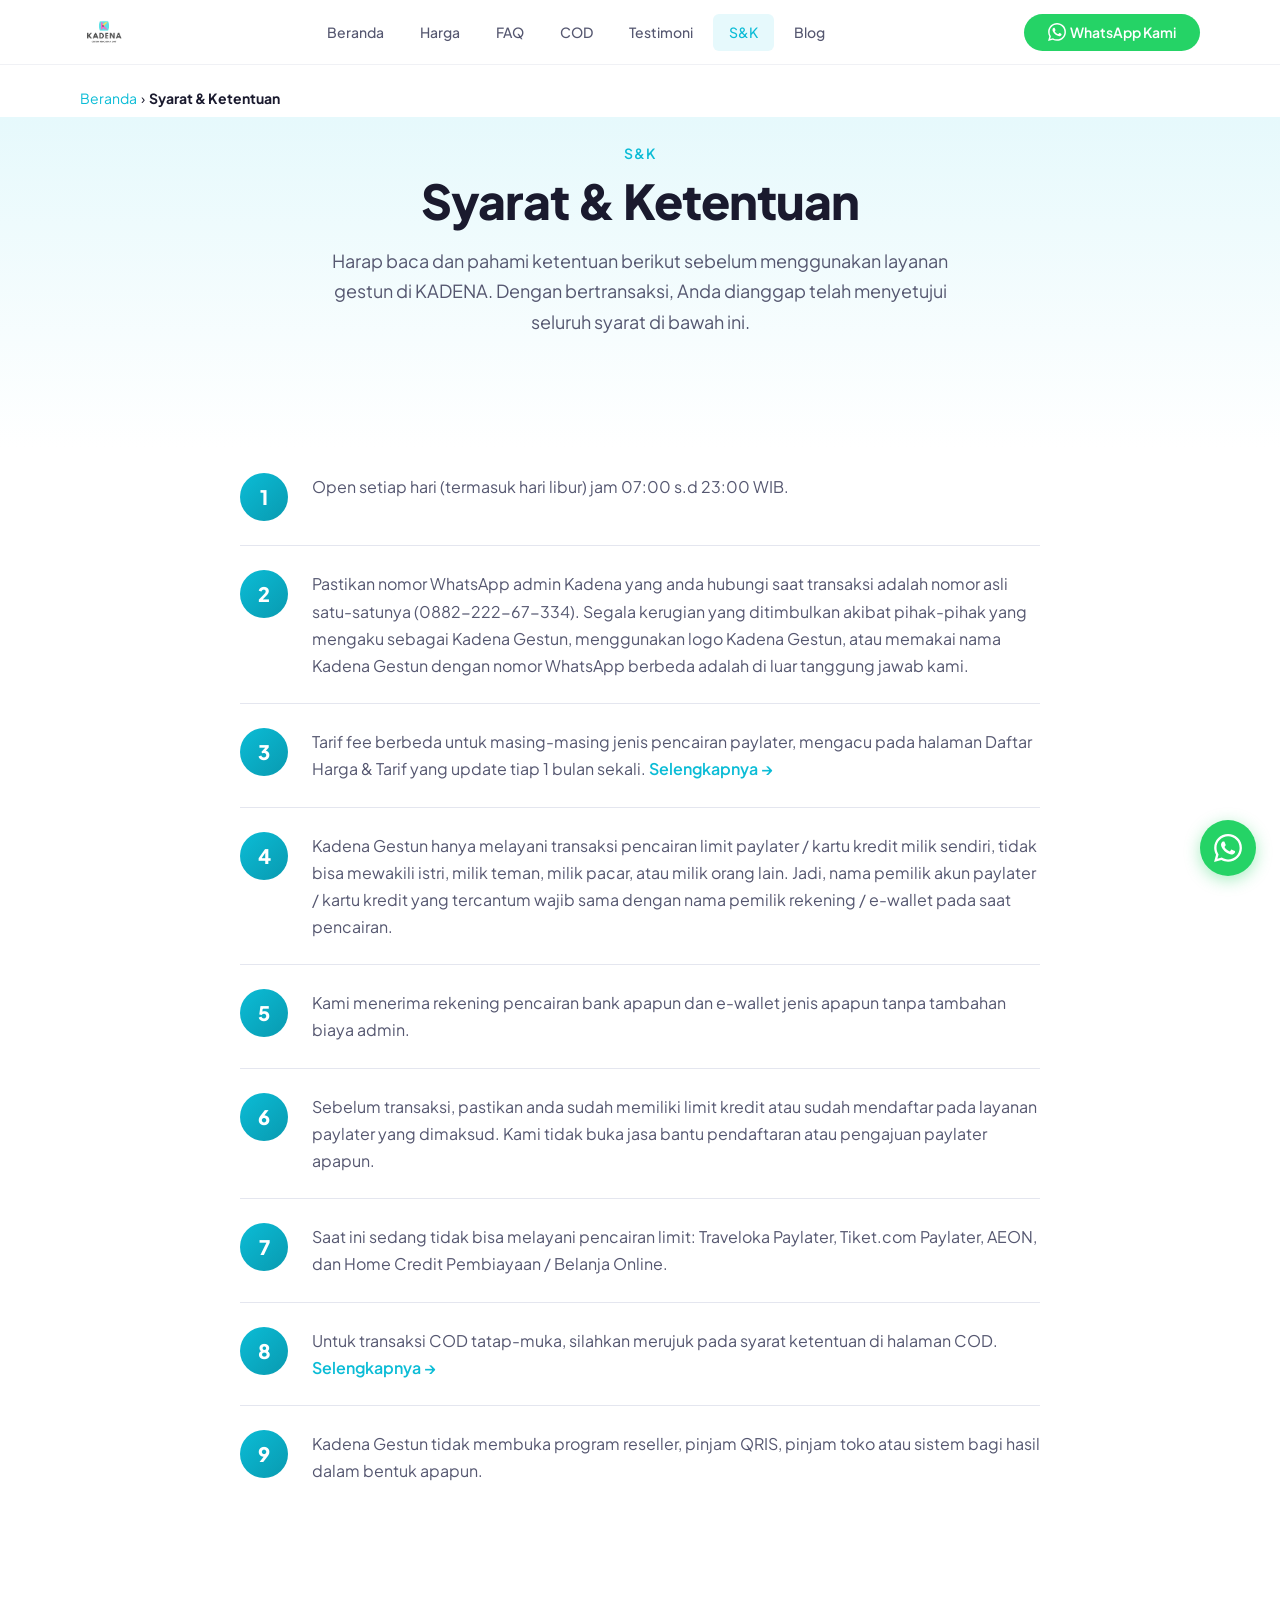
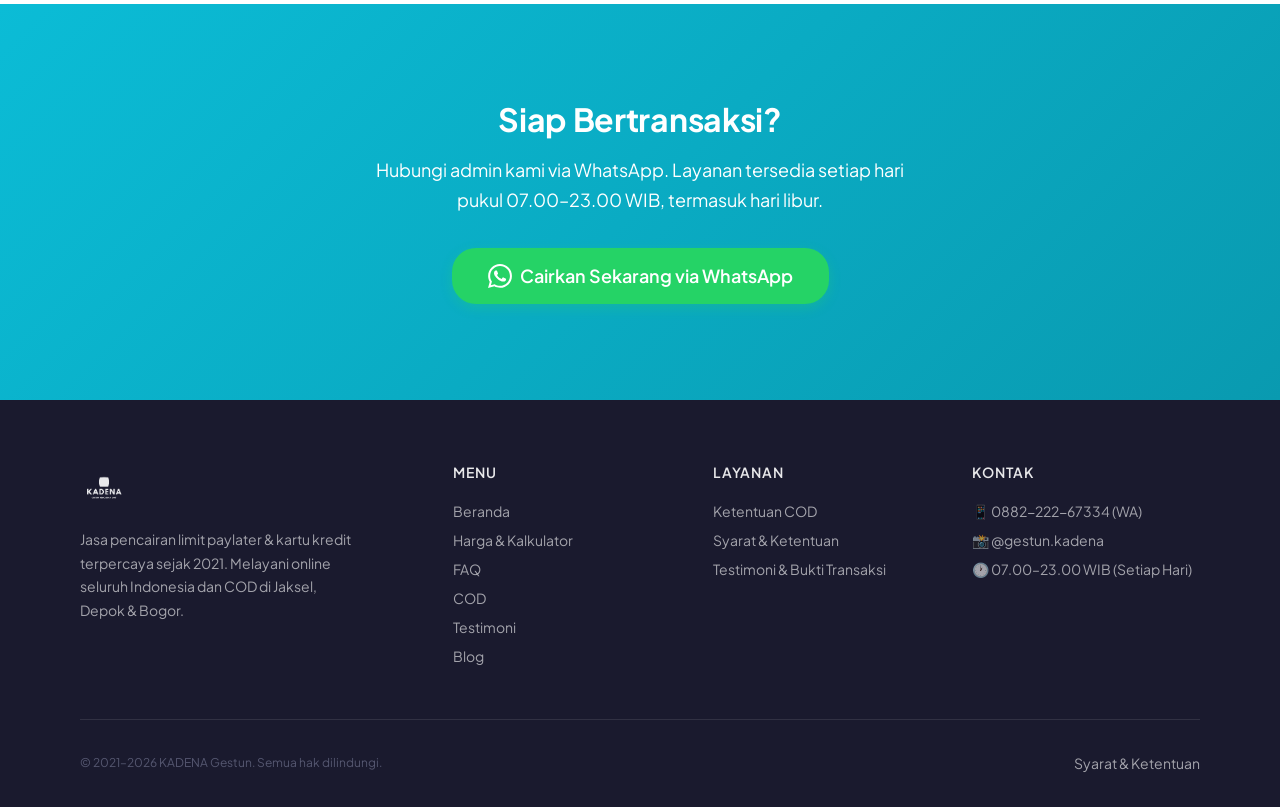
<file: syarat-ketentuan.html>
<!DOCTYPE html>
<html lang="id">
<head>
  <meta charset="UTF-8">
  <meta name="viewport" content="width=device-width, initial-scale=1.0">

  <!-- SEO -->
  <title>Syarat & Ketentuan — Layanan Gestun Paylater & Kartu Kredit | KADENA</title>
  <meta name="description" content="Syarat dan ketentuan layanan gestun (pencairan limit) paylater dan kartu kredit di KADENA. Baca sebelum bertransaksi agar prosesnya lancar.">
  <meta name="keywords" content="syarat ketentuan gestun, aturan gestun paylater, ketentuan layanan gestun, syarat gestun kartu kredit, KADENA gestun">
  <meta name="robots" content="index, follow">
  <link rel="canonical" href="https://kadenagestun.my.id/syarat-ketentuan">

  <!-- Open Graph -->
  <meta property="og:type" content="website">
  <meta property="og:title" content="Syarat & Ketentuan — Layanan Gestun | KADENA">
  <meta property="og:description" content="Syarat dan ketentuan layanan gestun paylater dan kartu kredit di KADENA. Baca sebelum bertransaksi.">
  <meta property="og:url" content="https://kadenagestun.my.id/syarat-ketentuan">
  <meta property="og:image" content="https://kadenagestun.my.id/assets/images/og-image.png">
  <meta property="og:site_name" content="KADENA Gestun">
  <meta property="og:locale" content="id_ID">

  <!-- Favicon -->
  <link rel="icon" type="image/png" href="assets/icons/favicon.png">

  <!-- Google Fonts -->
  <link rel="preconnect" href="https://fonts.googleapis.com">
  <link rel="preconnect" href="https://fonts.gstatic.com" crossorigin>
  <link href="https://fonts.googleapis.com/css2?family=Plus+Jakarta+Sans:wght@400;500;600;700;800&display=swap" rel="stylesheet">

  <!-- Stylesheet -->
  <link rel="stylesheet" href="css/style.css">

  <!-- Page-specific styles -->
  <style>
    .breadcrumb{padding:var(--space-sm) 0;font-size:var(--font-size-sm);color:var(--text-tertiary)}
    .breadcrumb a{color:var(--primary);text-decoration:none}
    .breadcrumb a:hover{text-decoration:underline}
    .breadcrumb span{margin:0 var(--space-xs)}

    .sk-list{max-width:800px;margin:0 auto;counter-reset:sk-counter}
    .sk-item{display:flex;gap:var(--space-lg);padding:var(--space-lg) 0;border-bottom:1px solid var(--border)}
    .sk-item:last-child{border-bottom:none}
    .sk-number{flex-shrink:0;width:48px;height:48px;border-radius:50%;background:linear-gradient(135deg,var(--primary),var(--primary-dark));color:var(--text-inverse);display:flex;align-items:center;justify-content:center;font-weight:800;font-size:var(--font-size-lg)}
    .sk-content{flex:1}
    .sk-icon{font-size:1.4rem;margin-bottom:var(--space-xs);display:inline-block}
    .sk-text{color:var(--text-secondary);font-size:var(--font-size-base);line-height:1.7}
    .sk-text a{color:var(--primary);font-weight:600;text-decoration:none}
    .sk-text a:hover{text-decoration:underline}

    /* Warning box for excluded providers */
    .warning-box{margin-top:var(--space-xl);padding:var(--space-lg);background:rgba(220,38,38,0.06);border:2px solid rgba(220,38,38,0.25);border-radius:var(--radius-lg);max-width:800px;margin-left:auto;margin-right:auto}
    .warning-box__header{display:flex;align-items:center;gap:var(--space-sm);margin-bottom:var(--space-md)}
    .warning-box__icon{font-size:1.6rem}
    .warning-box__title{font-weight:700;color:#dc2626;font-size:var(--font-size-lg)}
    .warning-box__text{color:var(--text-secondary);font-size:var(--font-size-sm);line-height:1.7;margin-bottom:var(--space-md)}
    .excluded-list{list-style:none;padding:0;display:flex;flex-wrap:wrap;gap:var(--space-sm)}
    .excluded-list li{padding:var(--space-xs) var(--space-md);background:rgba(220,38,38,0.08);border:1px solid rgba(220,38,38,0.2);border-radius:var(--radius-sm);font-weight:600;color:#dc2626;font-size:var(--font-size-sm)}

    .cta-gradient{background:linear-gradient(135deg,var(--primary),var(--primary-dark))}
    .cta-gradient h2,.cta-gradient p{color:var(--text-inverse)}

    @media(max-width:767px){
      .sk-item{gap:var(--space-md)}
      .sk-number{width:40px;height:40px;font-size:var(--font-size-base)}
    }
  </style>

  <!-- Google Analytics (GA4) — UNCOMMENT & GANTI ID setelah punya -->
    <script async src="https://www.googletagmanager.com/gtag/js?id=G-XT3T9J5BFG"></script>
  <script>
    window.dataLayer = window.dataLayer || [];
    function gtag(){dataLayer.push(arguments);}
    gtag('js', new Date());
    gtag('config', 'G-XT3T9J5BFG');
  </script>
  
</head>
<body>

  <!-- NAVBAR -->
  <nav class="navbar" id="navbar">
    <div class="container navbar__inner">
      <a href="/" class="navbar__logo">
        <img src="assets/logos/logo-kadena-gestun.png" alt="KADENA Gestun Logo" width="180" height="48">
      </a>
      <div class="navbar__menu">
        <a href="/" class="navbar__link">Beranda</a>
        <a href="harga" class="navbar__link">Harga</a>
        <a href="faq" class="navbar__link">FAQ</a>
        <a href="cod" class="navbar__link">COD</a>
        <a href="testimoni" class="navbar__link">Testimoni</a>
        <a href="syarat-ketentuan" class="navbar__link active">S&K</a>
        <a href="blog/" class="navbar__link">Blog</a>
      </div>
      <a href="https://wa.me/6288222267334?text=Halo%20KADENA%2C%20saya%20ingin%20cairkan%20limit%20paylater%2Fkartu%20kredit%20saya." class="navbar__cta" target="_blank" rel="noopener" onclick="trackWAClick('navbar_cta')">
        <svg width="18" height="18" viewBox="0 0 24 24" fill="currentColor"><path d="M.057 24l1.687-6.163c-1.041-1.804-1.588-3.849-1.587-5.946.003-6.556 5.338-11.891 11.893-11.891 3.181.001 6.167 1.24 8.413 3.488 2.245 2.248 3.481 5.236 3.48 8.414-.003 6.557-5.338 11.892-11.893 11.892-1.99-.001-3.951-.5-5.688-1.448L.057 24zm6.597-3.807c1.676.995 3.276 1.591 5.392 1.592 5.448 0 9.886-4.434 9.889-9.885.002-5.462-4.415-9.89-9.881-9.892-5.452 0-9.887 4.434-9.889 9.884-.001 2.225.651 3.891 1.746 5.634l-.999 3.648 3.742-.981zm11.387-5.464c-.074-.124-.272-.198-.57-.347-.297-.149-1.758-.868-2.031-.967-.272-.099-.47-.149-.669.149-.198.297-.768.967-.941 1.165-.173.198-.347.223-.644.074-.297-.149-1.255-.462-2.39-1.475-.883-.788-1.48-1.761-1.653-2.059-.173-.297-.018-.458.13-.606.134-.133.297-.347.446-.521.151-.172.2-.296.3-.495.099-.198.05-.372-.025-.521-.075-.148-.669-1.611-.916-2.206-.242-.579-.487-.501-.669-.51l-.57-.01c-.198 0-.52.074-.792.372s-1.04 1.016-1.04 2.479 1.065 2.876 1.213 3.074c.149.198 2.095 3.2 5.076 4.487.709.306 1.263.489 1.694.626.712.226 1.36.194 1.872.118.571-.085 1.758-.719 2.006-1.413.248-.695.248-1.29.173-1.414z"/></svg>
        WhatsApp Kami
      </a>
      <button class="navbar__toggle" id="navToggle" aria-label="Menu navigasi"><span></span><span></span><span></span></button>
    </div>
    <div class="navbar__mobile" id="navMobile">
      <a href="/" class="navbar__mobile-link">Beranda</a>
      <a href="harga" class="navbar__mobile-link">Harga & Kalkulator</a>
      <a href="faq" class="navbar__mobile-link">FAQ</a>
      <a href="cod" class="navbar__mobile-link">Layanan COD</a>
      <a href="testimoni" class="navbar__mobile-link">Testimoni</a>
      <a href="syarat-ketentuan" class="navbar__mobile-link active">Syarat & Ketentuan</a>
      <a href="blog/" class="navbar__mobile-link">Blog</a>
      <a href="https://wa.me/6288222267334?text=Halo%20KADENA%2C%20saya%20ingin%20cairkan%20limit%20paylater%2Fkartu%20kredit%20saya." class="navbar__mobile-cta" target="_blank" rel="noopener" onclick="trackWAClick('mobile_menu_cta')">
        <svg width="20" height="20" viewBox="0 0 24 24" fill="currentColor"><path d="M.057 24l1.687-6.163c-1.041-1.804-1.588-3.849-1.587-5.946.003-6.556 5.338-11.891 11.893-11.891 3.181.001 6.167 1.24 8.413 3.488 2.245 2.248 3.481 5.236 3.48 8.414-.003 6.557-5.338 11.892-11.893 11.892-1.99-.001-3.951-.5-5.688-1.448L.057 24zm6.597-3.807c1.676.995 3.276 1.591 5.392 1.592 5.448 0 9.886-4.434 9.889-9.885.002-5.462-4.415-9.89-9.881-9.892-5.452 0-9.887 4.434-9.889 9.884-.001 2.225.651 3.891 1.746 5.634l-.999 3.648 3.742-.981zm11.387-5.464c-.074-.124-.272-.198-.57-.347-.297-.149-1.758-.868-2.031-.967-.272-.099-.47-.149-.669.149-.198.297-.768.967-.941 1.165-.173.198-.347.223-.644.074-.297-.149-1.255-.462-2.39-1.475-.883-.788-1.48-1.761-1.653-2.059-.173-.297-.018-.458.13-.606.134-.133.297-.347.446-.521.151-.172.2-.296.3-.495.099-.198.05-.372-.025-.521-.075-.148-.669-1.611-.916-2.206-.242-.579-.487-.501-.669-.51l-.57-.01c-.198 0-.52.074-.792.372s-1.04 1.016-1.04 2.479 1.065 2.876 1.213 3.074c.149.198 2.095 3.2 5.076 4.487.709.306 1.263.489 1.694.626.712.226 1.36.194 1.872.118.571-.085 1.758-.719 2.006-1.413.248-.695.248-1.29.173-1.414z"/></svg>
        Hubungi via WhatsApp
      </a>
    </div>
  </nav>

  <main>
    <!-- BREADCRUMB -->
    <section class="section" style="padding-bottom:0;">
      <div class="container">
        <div class="breadcrumb"><a href="/">Beranda</a><span>›</span><strong>Syarat & Ketentuan</strong></div>
      </div>
    </section>

    <!-- HERO -->
    <section class="hero section" style="padding-top:var(--space-lg);">
      <div class="container">
        <div class="section__header">
          <span class="section__label">S&K</span>
          <h1 class="section__title">Syarat & Ketentuan</h1>
          <p class="section__subtitle">Harap baca dan pahami ketentuan berikut sebelum menggunakan layanan gestun di KADENA. Dengan bertransaksi, Anda dianggap telah menyetujui seluruh syarat di bawah ini.</p>
        </div>
      </div>
    </section>

    <!-- TERMS LIST -->
    <section class="section" style="padding-top:0;" id="sk-section">
      <div class="container">
        <div class="sk-list" id="sk-list">
          <p style="text-align:center;color:var(--text-tertiary);">Memuat data syarat & ketentuan...</p>
        </div>

        <!-- EXCLUDED PROVIDERS WARNING -->
        <div class="warning-box reveal reveal-up" id="warning-box" style="display:none;">
          <div class="warning-box__header">
            <span class="warning-box__icon">⚠️</span>
            <span class="warning-box__title">Provider yang TIDAK Dilayani</span>
          </div>
          <p class="warning-box__text">Mohon maaf, saat ini KADENA <strong>tidak melayani</strong> transaksi gestun untuk provider berikut. Hal ini bisa berubah sewaktu-waktu — silakan tanyakan via WhatsApp untuk informasi terbaru.</p>
          <ul class="excluded-list" id="excluded-list"></ul>
        </div>
      </div>
    </section>

    <!-- FINAL CTA -->
    <section class="section cta-gradient" id="cta-final">
      <div class="container" style="text-align:center;max-width:640px;margin:0 auto;">
        <h2 class="reveal reveal-up" style="font-size:var(--font-size-2xl);margin-bottom:var(--space-md);">Siap Bertransaksi?</h2>
        <p class="reveal reveal-up reveal-delay-1" style="opacity:0.85;font-size:var(--font-size-md);margin-bottom:var(--space-xl);">Hubungi admin kami via WhatsApp. Layanan tersedia setiap hari pukul 07.00–23.00 WIB, termasuk hari libur.</p>
        <a href="https://wa.me/6288222267334?text=Halo%20KADENA%2C%20saya%20ingin%20cairkan%20limit%20paylater%2Fkartu%20kredit%20saya." class="btn btn--wa btn--lg reveal reveal-scale reveal-delay-2" target="_blank" rel="noopener" onclick="trackWAClick('sk_final_cta')">
          <svg class="btn__icon" viewBox="0 0 24 24" fill="currentColor"><path d="M.057 24l1.687-6.163c-1.041-1.804-1.588-3.849-1.587-5.946.003-6.556 5.338-11.891 11.893-11.891 3.181.001 6.167 1.24 8.413 3.488 2.245 2.248 3.481 5.236 3.48 8.414-.003 6.557-5.338 11.892-11.893 11.892-1.99-.001-3.951-.5-5.688-1.448L.057 24zm6.597-3.807c1.676.995 3.276 1.591 5.392 1.592 5.448 0 9.886-4.434 9.889-9.885.002-5.462-4.415-9.89-9.881-9.892-5.452 0-9.887 4.434-9.889 9.884-.001 2.225.651 3.891 1.746 5.634l-.999 3.648 3.742-.981zm11.387-5.464c-.074-.124-.272-.198-.57-.347-.297-.149-1.758-.868-2.031-.967-.272-.099-.47-.149-.669.149-.198.297-.768.967-.941 1.165-.173.198-.347.223-.644.074-.297-.149-1.255-.462-2.39-1.475-.883-.788-1.48-1.761-1.653-2.059-.173-.297-.018-.458.13-.606.134-.133.297-.347.446-.521.151-.172.2-.296.3-.495.099-.198.05-.372-.025-.521-.075-.148-.669-1.611-.916-2.206-.242-.579-.487-.501-.669-.51l-.57-.01c-.198 0-.52.074-.792.372s-1.04 1.016-1.04 2.479 1.065 2.876 1.213 3.074c.149.198 2.095 3.2 5.076 4.487.709.306 1.263.489 1.694.626.712.226 1.36.194 1.872.118.571-.085 1.758-.719 2.006-1.413.248-.695.248-1.29.173-1.414z"/></svg>
          Cairkan Sekarang via WhatsApp
        </a>
      </div>
    </section>
  </main>

  <!-- FOOTER -->
  <footer class="footer">
    <div class="container">
      <div class="footer__grid">
        <div class="footer__brand">
          <img src="assets/logos/logo-kadena-gestun.png" alt="KADENA Gestun" width="180" height="48" style="filter:brightness(0) invert(1);opacity:0.9;">
          <p>Jasa pencairan limit paylater & kartu kredit terpercaya sejak 2021. Melayani online seluruh Indonesia dan COD di Jaksel, Depok & Bogor.</p>
        </div>
        <div>
          <h4 class="footer__heading">Menu</h4>
          <a href="/" class="footer__link">Beranda</a>
          <a href="harga" class="footer__link">Harga & Kalkulator</a>
          <a href="faq" class="footer__link">FAQ</a>
          <a href="cod" class="footer__link">COD</a>
          <a href="testimoni" class="footer__link">Testimoni</a>
          <a href="blog/" class="footer__link">Blog</a>
        </div>
        <div>
          <h4 class="footer__heading">Layanan</h4>
          <a href="cod" class="footer__link">Ketentuan COD</a>
          <a href="syarat-ketentuan" class="footer__link">Syarat & Ketentuan</a>
          <a href="testimoni" class="footer__link">Testimoni & Bukti Transaksi</a>
        </div>
        <div>
          <h4 class="footer__heading">Kontak</h4>
          <a href="https://wa.me/6288222267334" class="footer__link" target="_blank" rel="noopener">📱 0882-222-67334 (WA)</a>
          <a href="https://instagram.com/gestun.kadena" class="footer__link" target="_blank" rel="noopener">📸 @gestun.kadena</a>
          <span class="footer__link">🕐 07.00–23.00 WIB (Setiap Hari)</span>
        </div>
      </div>
      <div class="footer__bottom">
        <p>&copy; 2021–2026 KADENA Gestun. Semua hak dilindungi.</p>
        <p><a href="syarat-ketentuan" class="footer__link" style="display:inline;">Syarat & Ketentuan</a></p>
      </div>
    </div>
  </footer>

  <!-- FLOATING WA -->
  <a href="https://wa.me/6288222267334?text=Halo%20KADENA%2C%20saya%20ingin%20cairkan%20limit%20paylater%2Fkartu%20kredit%20saya." class="wa-float" target="_blank" rel="noopener" aria-label="Hubungi via WhatsApp" onclick="trackWAClick('floating')">
    <svg width="28" height="28" viewBox="0 0 24 24" fill="white"><path d="M.057 24l1.687-6.163c-1.041-1.804-1.588-3.849-1.587-5.946.003-6.556 5.338-11.891 11.893-11.891 3.181.001 6.167 1.24 8.413 3.488 2.245 2.248 3.481 5.236 3.48 8.414-.003 6.557-5.338 11.892-11.893 11.892-1.99-.001-3.951-.5-5.688-1.448L.057 24zm6.597-3.807c1.676.995 3.276 1.591 5.392 1.592 5.448 0 9.886-4.434 9.889-9.885.002-5.462-4.415-9.89-9.881-9.892-5.452 0-9.887 4.434-9.889 9.884-.001 2.225.651 3.891 1.746 5.634l-.999 3.648 3.742-.981zm11.387-5.464c-.074-.124-.272-.198-.57-.347-.297-.149-1.758-.868-2.031-.967-.272-.099-.47-.149-.669.149-.198.297-.768.967-.941 1.165-.173.198-.347.223-.644.074-.297-.149-1.255-.462-2.39-1.475-.883-.788-1.48-1.761-1.653-2.059-.173-.297-.018-.458.13-.606.134-.133.297-.347.446-.521.151-.172.2-.296.3-.495.099-.198.05-.372-.025-.521-.075-.148-.669-1.611-.916-2.206-.242-.579-.487-.501-.669-.51l-.57-.01c-.198 0-.52.074-.792.372s-1.04 1.016-1.04 2.479 1.065 2.876 1.213 3.074c.149.198 2.095 3.2 5.076 4.487.709.306 1.263.489 1.694.626.712.226 1.36.194 1.872.118.571-.085 1.758-.719 2.006-1.413.248-.695.248-1.29.173-1.414z"/></svg>
  </a>

  <!-- SCRIPTS -->
  <script>
    function trackWAClick(buttonType, provider) {
      if (typeof gtag === 'function') {
        gtag('event', 'whatsapp_click', { button_type: buttonType, provider: provider || '' });
      }
    }

    // Load S&K from JSON
    (function() {
      fetch('sk-config.json')
        .then(function(res) { return res.json(); })
        .then(function(data) {
          var container = document.getElementById('sk-list');
          var terms = data.terms;
          var html = '';

          terms.forEach(function(term, i) {
            html += '<div class="sk-item reveal reveal-up" style="animation-delay:' + (i * 0.05) + 's;">';
            html += '<div class="sk-number">' + (i + 1) + '</div>';
            html += '<div class="sk-content">';
            if (term.title) html += '<h4 style="font-size:1.05rem;font-weight:700;color:var(--text-primary);margin-bottom:6px;">' + term.title + '</h4>';
            html += '<p class="sk-text">' + term.text;
            if (term.reference_path) {
              var refHref = term.reference_path.replace('/', '');
              html += ' <a href="' + refHref + '">Selengkapnya \u2192</a>';
            }
            html += '</p></div></div>';
          });

          container.innerHTML = html;

          // Excluded providers
          if (data.excluded_providers && data.excluded_providers.length > 0) {
            var warningBox = document.getElementById('warning-box');
            var excludedList = document.getElementById('excluded-list');
            var eHTML = '';
            data.excluded_providers.forEach(function(p) {
              eHTML += '<li>\u2718 ' + p + '</li>';
            });
            excludedList.innerHTML = eHTML;
            warningBox.style.display = 'block';
          }

          // Re-observe reveals
          document.querySelectorAll('.reveal:not(.visible)').forEach(function(el) { revealObserver.observe(el); });
        })
        .catch(function(err) {
          console.error('Error loading S&K:', err);
          document.getElementById('sk-list').innerHTML = '<p style="text-align:center;color:#dc2626;">Gagal memuat data S&K. Silakan refresh halaman.</p>';
        });
    })();

    // Scroll Reveal
    var revealElements = document.querySelectorAll('.reveal');
    var revealObserver = new IntersectionObserver(function(entries) {
      entries.forEach(function(entry) {
        if (entry.isIntersecting) { entry.target.classList.add('visible'); revealObserver.unobserve(entry.target); }
      });
    }, { threshold: 0.15 });
    revealElements.forEach(function(el) { revealObserver.observe(el); });

    // Navbar
    var navbar = document.getElementById('navbar');
    window.addEventListener('scroll', function() { navbar.classList.toggle('scrolled', window.scrollY > 10); });
    // === Mobile Menu Toggle (Inline Style Fix) ===
    var navToggle = document.getElementById('navToggle');
    var navMobile = document.getElementById('navMobile');
    if (navToggle && navMobile) {
      navMobile.style.setProperty('display', 'none', 'important');
      navToggle.addEventListener('click', function() {
        var isOpen = navToggle.classList.contains('open');
        if (isOpen) {
          navToggle.classList.remove('open');
          navMobile.style.setProperty('display', 'none', 'important');
          document.body.style.overflow = '';
        } else {
          navToggle.classList.add('open');
          navMobile.style.setProperty('display', 'flex', 'important');
          navMobile.style.flexDirection = 'column';
          document.body.style.overflow = 'hidden';
        }
      });
      navMobile.querySelectorAll('a').forEach(function(link) {
        link.addEventListener('click', function() {
          navToggle.classList.remove('open');
          navMobile.style.setProperty('display', 'none', 'important');
          document.body.style.overflow = '';
        });
      });
    }
  </script>
</body>
</html>
</file>
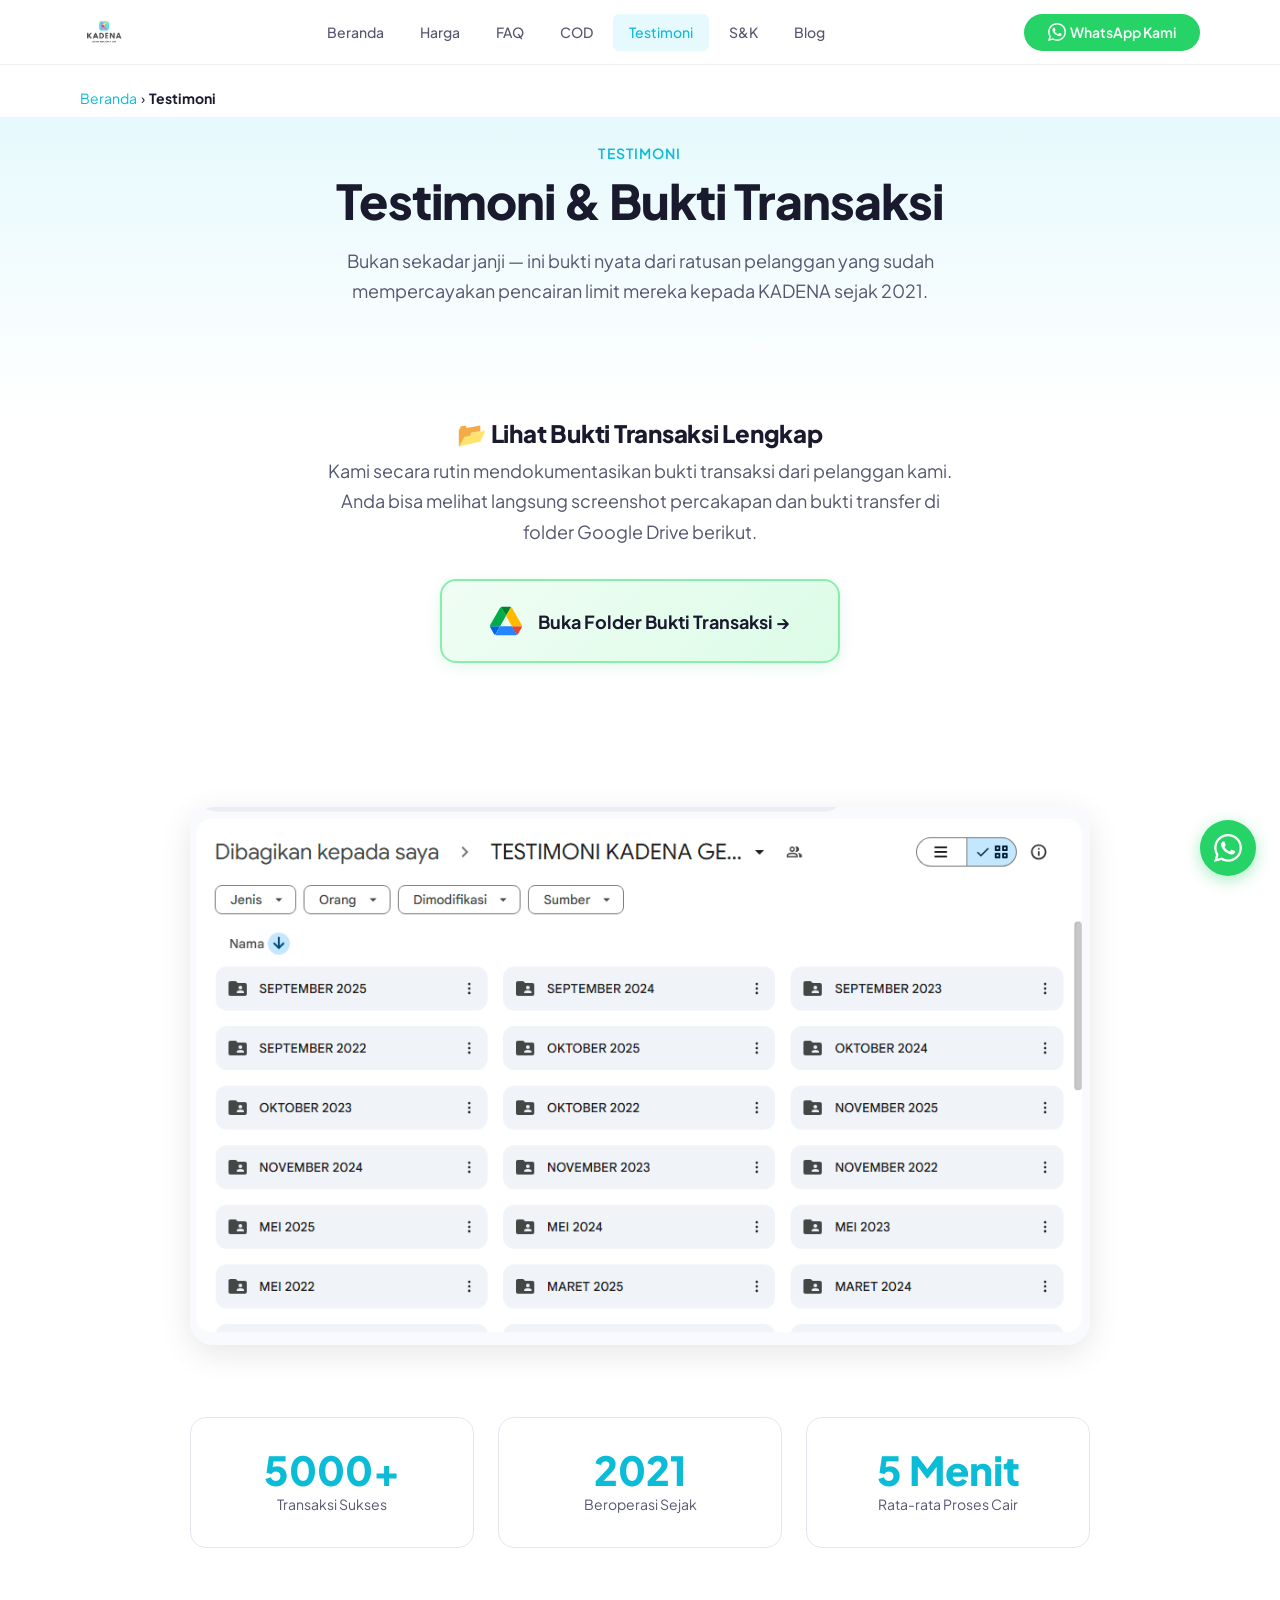
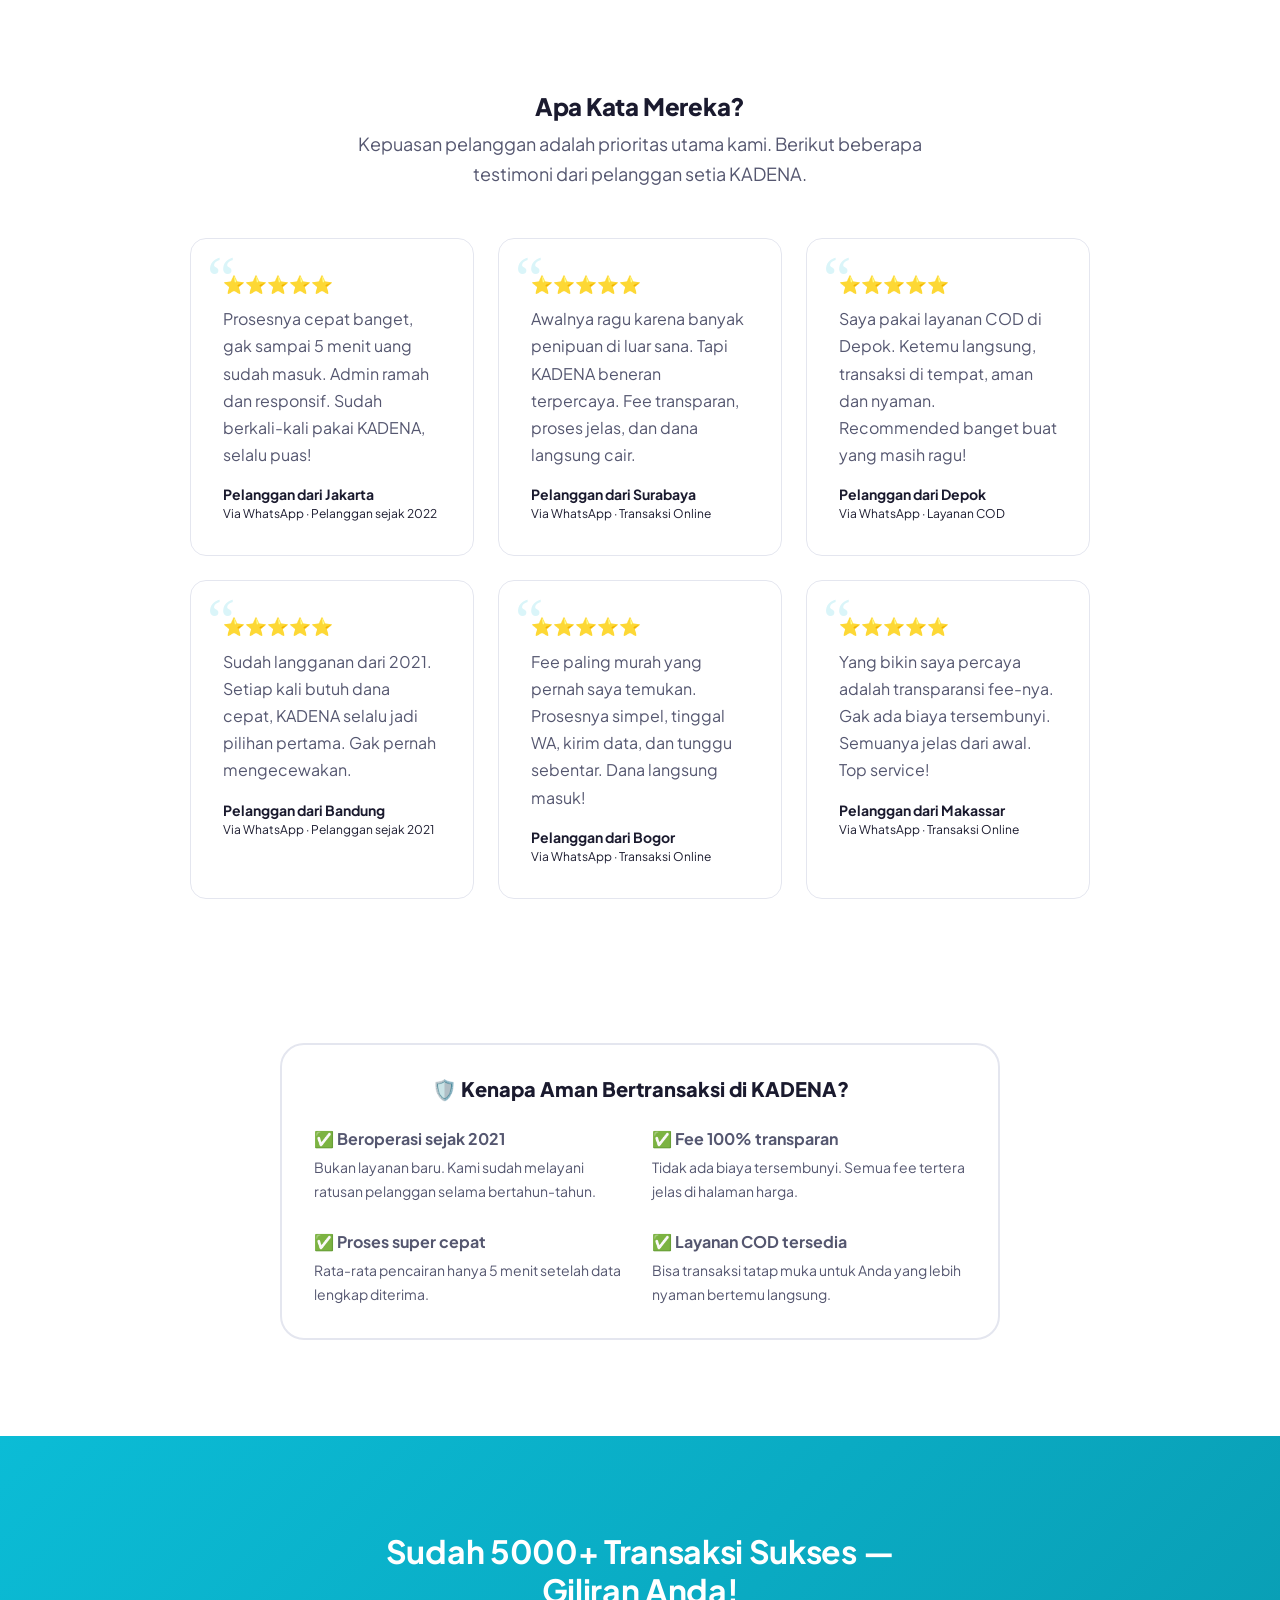
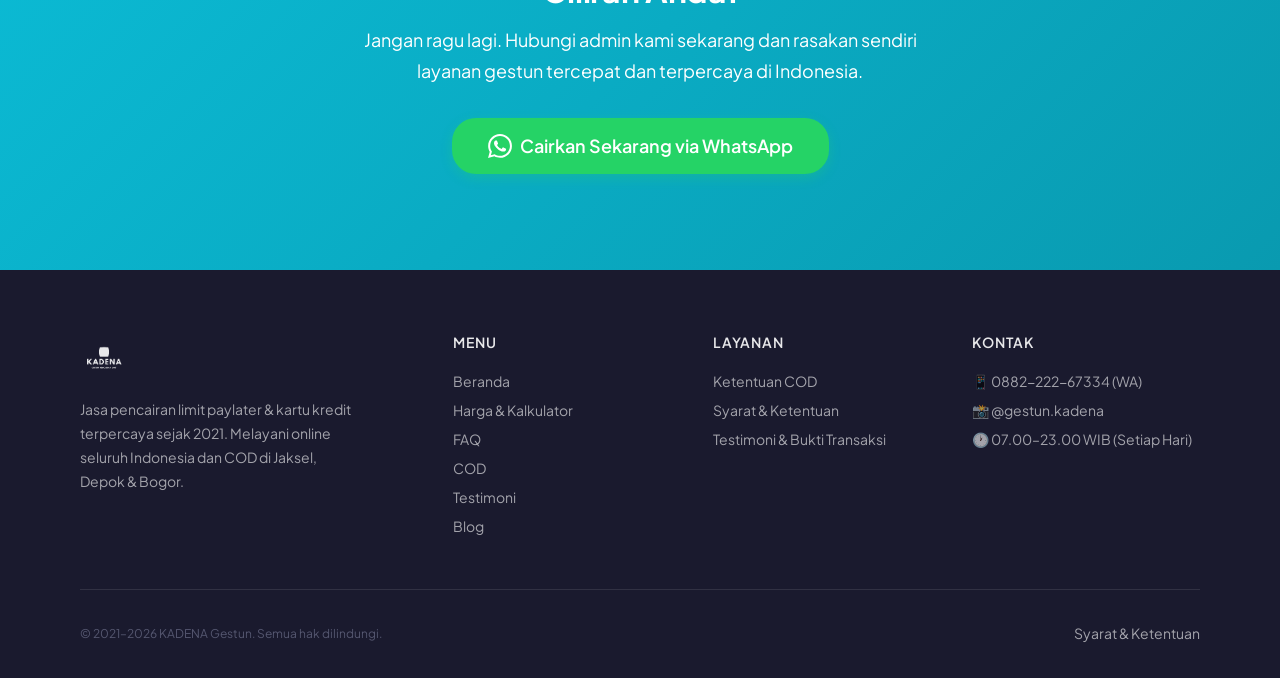
<file: testimoni.html>
<!DOCTYPE html>
<html lang="id">
<head>
  <meta charset="UTF-8">
  <meta name="viewport" content="width=device-width, initial-scale=1.0">

  <!-- SEO -->
  <title>Testimoni & Bukti Transaksi — Layanan Gestun Terpercaya | KADENA</title>
  <meta name="description" content="Lihat testimoni dan bukti transaksi nyata dari ratusan pelanggan KADENA Gestun di seluruh Indonesia. Layanan gestun paylater & kartu kredit terpercaya sejak 2021.">
  <meta name="keywords" content="testimoni gestun, bukti transaksi gestun, review gestun KADENA, gestun terpercaya, bukti pencairan paylater">
  <meta name="robots" content="index, follow">
  <link rel="canonical" href="https://kadenagestun.my.id/testimoni">

  <!-- Open Graph -->
  <meta property="og:type" content="website">
  <meta property="og:title" content="Testimoni & Bukti Transaksi — KADENA Gestun">
  <meta property="og:description" content="Lihat testimoni dan bukti transaksi nyata dari ratusan pelanggan KADENA Gestun di seluruh Indonesia.">
  <meta property="og:url" content="https://kadenagestun.my.id/testimoni">
  <meta property="og:image" content="https://kadenagestun.my.id/assets/images/og-image.png">
  <meta property="og:site_name" content="KADENA Gestun">
  <meta property="og:locale" content="id_ID">

  <!-- Favicon -->
  <link rel="icon" type="image/png" href="assets/icons/favicon.png">

  <!-- Google Fonts -->
  <link rel="preconnect" href="https://fonts.googleapis.com">
  <link rel="preconnect" href="https://fonts.gstatic.com" crossorigin>
  <link href="https://fonts.googleapis.com/css2?family=Plus+Jakarta+Sans:wght@400;500;600;700;800&display=swap" rel="stylesheet">

  <!-- Stylesheet -->
  <link rel="stylesheet" href="css/style.css">

  <!-- Page-specific styles -->
  <style>
    .breadcrumb{padding:var(--space-sm) 0;font-size:var(--font-size-sm);color:var(--text-tertiary)}
    .breadcrumb a{color:var(--primary);text-decoration:none}
    .breadcrumb a:hover{text-decoration:underline}
    .breadcrumb span{margin:0 var(--space-xs)}

    .testimoni-banner{width:100%;max-width:900px;margin:0 auto var(--space-2xl);border-radius:var(--radius-xl);overflow:hidden;box-shadow:0 8px 32px rgba(0,0,0,0.10)}
    .testimoni-banner img{width:100%;height:auto;display:block}

    .trust-stats{display:grid;grid-template-columns:repeat(auto-fit,minmax(200px,1fr));gap:var(--space-lg);max-width:900px;margin:0 auto var(--space-2xl);text-align:center}
    .trust-stat{padding:var(--space-xl);background:var(--surface);border:1px solid var(--border);border-radius:var(--radius-lg)}
    .trust-stat__number{font-size:2.5rem;font-weight:800;color:var(--primary);line-height:1}
    .trust-stat__label{font-size:var(--font-size-sm);color:var(--text-secondary);margin-top:var(--space-xs)}

    .proof-section{max-width:900px;margin:0 auto var(--space-2xl);text-align:center}
    .proof-section h2{font-size:var(--font-size-xl);font-weight:800;margin-bottom:var(--space-sm)}
    .proof-section p{color:var(--text-secondary);font-size:var(--font-size-md);margin-bottom:var(--space-xl);max-width:640px;margin-left:auto;margin-right:auto}

    .gdrive-card{display:inline-flex;align-items:center;gap:var(--space-md);padding:var(--space-lg) var(--space-2xl);background:linear-gradient(135deg,#f0fdf4,#dcfce7);border:2px solid #86efac;border-radius:var(--radius-lg);text-decoration:none;color:var(--text-primary);font-weight:700;font-size:var(--font-size-md);transition:all 0.3s ease;box-shadow:0 4px 16px rgba(34,197,94,0.12)}
    .gdrive-card:hover{transform:translateY(-2px);box-shadow:0 8px 24px rgba(34,197,94,0.2);border-color:#4ade80}
    .gdrive-card svg{flex-shrink:0}

    .testimonial-quotes{max-width:900px;margin:0 auto var(--space-2xl);display:grid;grid-template-columns:repeat(auto-fit,minmax(280px,1fr));gap:var(--space-lg)}
    .quote-card{padding:var(--space-xl);background:var(--surface);border:1px solid var(--border);border-radius:var(--radius-lg);position:relative}
    .quote-card::before{content:'\201C';font-size:4rem;color:var(--primary);opacity:0.15;position:absolute;top:8px;left:16px;line-height:1;font-family:serif}
    .quote-card__text{font-size:var(--font-size-base);color:var(--text-secondary);line-height:1.7;margin-bottom:var(--space-md);position:relative;z-index:1}
    .quote-card__author{font-weight:700;font-size:var(--font-size-sm);color:var(--text-primary)}
    .quote-card__meta{font-size:var(--font-size-xs);color:var(--text-tertiary)}
    .quote-card__stars{color:#f59e0b;margin-bottom:var(--space-sm);font-size:1.1rem}

    .cta-gradient{background:linear-gradient(135deg,var(--primary),var(--primary-dark))}
    .cta-gradient h2,.cta-gradient p{color:var(--text-inverse)}

    @media(max-width:767px){
      .trust-stat__number{font-size:2rem}
      .gdrive-card{padding:var(--space-md) var(--space-lg);font-size:var(--font-size-base)}
    }
  </style>

  <!-- Google Analytics (GA4) — UNCOMMENT & GANTI ID setelah punya -->
    <script async src="https://www.googletagmanager.com/gtag/js?id=G-XT3T9J5BFG"></script>
  <script>
    window.dataLayer = window.dataLayer || [];
    function gtag(){dataLayer.push(arguments);}
    gtag('js', new Date());
    gtag('config', 'G-XT3T9J5BFG');
  </script>
  </head>
<body>

  <!-- NAVBAR -->
  <nav class="navbar" id="navbar">
    <div class="container navbar__inner">
      <a href="/" class="navbar__logo">
        <img src="assets/logos/logo-kadena-gestun.png" alt="KADENA Gestun Logo" width="180" height="48">
      </a>
      <div class="navbar__menu">
        <a href="/" class="navbar__link">Beranda</a>
        <a href="harga" class="navbar__link">Harga</a>
        <a href="faq" class="navbar__link">FAQ</a>
        <a href="cod" class="navbar__link">COD</a>
        <a href="testimoni" class="navbar__link active">Testimoni</a>
        <a href="syarat-ketentuan" class="navbar__link">S&K</a>
        <a href="blog/" class="navbar__link">Blog</a>
      </div>
      <a href="https://wa.me/6288222267334?text=Halo%20KADENA%2C%20saya%20ingin%20cairkan%20limit%20paylater%2Fkartu%20kredit%20saya." class="navbar__cta" target="_blank" rel="noopener" onclick="trackWAClick('navbar_cta')">
        <svg width="18" height="18" viewBox="0 0 24 24" fill="currentColor"><path d="M.057 24l1.687-6.163c-1.041-1.804-1.588-3.849-1.587-5.946.003-6.556 5.338-11.891 11.893-11.891 3.181.001 6.167 1.24 8.413 3.488 2.245 2.248 3.481 5.236 3.48 8.414-.003 6.557-5.338 11.892-11.893 11.892-1.99-.001-3.951-.5-5.688-1.448L.057 24zm6.597-3.807c1.676.995 3.276 1.591 5.392 1.592 5.448 0 9.886-4.434 9.889-9.885.002-5.462-4.415-9.89-9.881-9.892-5.452 0-9.887 4.434-9.889 9.884-.001 2.225.651 3.891 1.746 5.634l-.999 3.648 3.742-.981zm11.387-5.464c-.074-.124-.272-.198-.57-.347-.297-.149-1.758-.868-2.031-.967-.272-.099-.47-.149-.669.149-.198.297-.768.967-.941 1.165-.173.198-.347.223-.644.074-.297-.149-1.255-.462-2.39-1.475-.883-.788-1.48-1.761-1.653-2.059-.173-.297-.018-.458.13-.606.134-.133.297-.347.446-.521.151-.172.2-.296.3-.495.099-.198.05-.372-.025-.521-.075-.148-.669-1.611-.916-2.206-.242-.579-.487-.501-.669-.51l-.57-.01c-.198 0-.52.074-.792.372s-1.04 1.016-1.04 2.479 1.065 2.876 1.213 3.074c.149.198 2.095 3.2 5.076 4.487.709.306 1.263.489 1.694.626.712.226 1.36.194 1.872.118.571-.085 1.758-.719 2.006-1.413.248-.695.248-1.29.173-1.414z"/></svg>
        WhatsApp Kami
      </a>
      <button class="navbar__toggle" id="navToggle" aria-label="Menu navigasi"><span></span><span></span><span></span></button>
    </div>
    <div class="navbar__mobile" id="navMobile">
      <a href="/" class="navbar__mobile-link">Beranda</a>
      <a href="harga" class="navbar__mobile-link">Harga & Kalkulator</a>
      <a href="faq" class="navbar__mobile-link">FAQ</a>
      <a href="cod" class="navbar__mobile-link">Layanan COD</a>
      <a href="testimoni" class="navbar__mobile-link active">Testimoni</a>
      <a href="syarat-ketentuan" class="navbar__mobile-link">Syarat & Ketentuan</a>
      <a href="blog/" class="navbar__mobile-link">Blog</a>
      <a href="https://wa.me/6288222267334?text=Halo%20KADENA%2C%20saya%20ingin%20cairkan%20limit%20paylater%2Fkartu%20kredit%20saya." class="navbar__mobile-cta" target="_blank" rel="noopener" onclick="trackWAClick('mobile_menu_cta')">
        <svg width="20" height="20" viewBox="0 0 24 24" fill="currentColor"><path d="M.057 24l1.687-6.163c-1.041-1.804-1.588-3.849-1.587-5.946.003-6.556 5.338-11.891 11.893-11.891 3.181.001 6.167 1.24 8.413 3.488 2.245 2.248 3.481 5.236 3.48 8.414-.003 6.557-5.338 11.892-11.893 11.892-1.99-.001-3.951-.5-5.688-1.448L.057 24zm6.597-3.807c1.676.995 3.276 1.591 5.392 1.592 5.448 0 9.886-4.434 9.889-9.885.002-5.462-4.415-9.89-9.881-9.892-5.452 0-9.887 4.434-9.889 9.884-.001 2.225.651 3.891 1.746 5.634l-.999 3.648 3.742-.981zm11.387-5.464c-.074-.124-.272-.198-.57-.347-.297-.149-1.758-.868-2.031-.967-.272-.099-.47-.149-.669.149-.198.297-.768.967-.941 1.165-.173.198-.347.223-.644.074-.297-.149-1.255-.462-2.39-1.475-.883-.788-1.48-1.761-1.653-2.059-.173-.297-.018-.458.13-.606.134-.133.297-.347.446-.521.151-.172.2-.296.3-.495.099-.198.05-.372-.025-.521-.075-.148-.669-1.611-.916-2.206-.242-.579-.487-.501-.669-.51l-.57-.01c-.198 0-.52.074-.792.372s-1.04 1.016-1.04 2.479 1.065 2.876 1.213 3.074c.149.198 2.095 3.2 5.076 4.487.709.306 1.263.489 1.694.626.712.226 1.36.194 1.872.118.571-.085 1.758-.719 2.006-1.413.248-.695.248-1.29.173-1.414z"/></svg>
        Hubungi via WhatsApp
      </a>
    </div>
  </nav>

  <main>
    <!-- BREADCRUMB -->
    <section class="section" style="padding-bottom:0;">
      <div class="container">
        <div class="breadcrumb"><a href="/">Beranda</a><span>›</span><strong>Testimoni</strong></div>
      </div>
    </section>

    <!-- HERO -->
    <section class="hero section" style="padding-top:var(--space-lg);">
      <div class="container">
        <div class="section__header">
          <span class="section__label">Testimoni</span>
          <h1 class="section__title">Testimoni & Bukti Transaksi</h1>
          <p class="section__subtitle">Bukan sekadar janji — ini bukti nyata dari ratusan pelanggan yang sudah mempercayakan pencairan limit mereka kepada KADENA sejak 2021.</p>
        </div>
      </div>
    </section>

    <!-- GOOGLE DRIVE PROOF -->
    <section class="section" style="padding-top:0;">
      <div class="container">
        <div class="proof-section">
          <h2 class="reveal reveal-up">📂 Lihat Bukti Transaksi Lengkap</h2>
          <p class="reveal reveal-up reveal-delay-1">Kami secara rutin mendokumentasikan bukti transaksi dari pelanggan kami. Anda bisa melihat langsung screenshot percakapan dan bukti transfer di folder Google Drive berikut.</p>
          <a href="https://drive.google.com/drive/u/0/folders/1-uJO_IwyA4Dl5VLuUWt_wg8uNm8Xy7-Q" class="gdrive-card reveal reveal-scale reveal-delay-2" target="_blank" rel="noopener">
            <svg width="32" height="32" viewBox="0 0 87.3 78" xmlns="http://www.w3.org/2000/svg"><path d="m6.6 66.85 3.85 6.65c.8 1.4 1.95 2.5 3.3 3.3l13.75-23.8H0c0 1.55.4 3.1 1.2 4.5z" fill="#0066da"/><path d="m43.65 25-13.75-23.8c-1.35.8-2.5 1.9-3.3 3.3l-25.4 44a9.06 9.06 0 0 0-1.2 4.5h27.5z" fill="#00ac47"/><path d="m73.55 76.8c1.35-.8 2.5-1.9 3.3-3.3l1.6-2.75 7.65-13.25c.8-1.4 1.2-2.95 1.2-4.5h-27.5l5.4 11.95z" fill="#ea4335"/><path d="M43.65 25 57.4 1.2C56.05.4 54.5 0 52.9 0H34.4c-1.6 0-3.15.45-4.5 1.2z" fill="#00832d"/><path d="m59.8 53h-32.3l-13.75 23.8c1.35.8 2.9 1.2 4.5 1.2h50.8c1.6 0 3.15-.45 4.5-1.2z" fill="#2684fc"/><path d="m73.4 26.5-12.7-22a6.89 6.89 0 0 0-3.3-3.3L43.65 25l16.15 28h27.5c0-1.55-.4-3.1-1.2-4.5z" fill="#ffba00"/></svg>
            Buka Folder Bukti Transaksi →
          </a>
        </div>
      </div>
    </section>
    <!-- BANNER -->
    <section class="section" style="padding-top:0;padding-bottom:var(--space-lg);">
      <div class="container">
        <div class="testimoni-banner reveal reveal-up">
          <img src="assets/images/testimoni.png" alt="Testimoni Pelanggan KADENA Gestun — Bukti Transaksi Nyata" loading="lazy">
        </div>
      </div>
    </section>

    <!-- TRUST STATS -->
    <section class="section" style="padding-top:0;">
      <div class="container">
        <div class="trust-stats">
          <div class="trust-stat reveal reveal-up">
            <div class="trust-stat__number">5000+</div>
            <div class="trust-stat__label">Transaksi Sukses</div>
          </div>
          <div class="trust-stat reveal reveal-up reveal-delay-1">
            <div class="trust-stat__number">2021</div>
            <div class="trust-stat__label">Beroperasi Sejak</div>
          </div>
          <div class="trust-stat reveal reveal-up reveal-delay-2">
            <div class="trust-stat__number">5 Menit</div>
            <div class="trust-stat__label">Rata-rata Proses Cair</div>
          </div>
        </div>
      </div>
    </section>

    <!-- CUSTOMER QUOTES -->
    <section class="section" style="padding-top:0;">
      <div class="container">
        <div class="proof-section">
          <h2 class="reveal reveal-up">Apa Kata Mereka?</h2>
          <p class="reveal reveal-up reveal-delay-1">Kepuasan pelanggan adalah prioritas utama kami. Berikut beberapa testimoni dari pelanggan setia KADENA.</p>
        </div>
        <div class="testimonial-quotes">
          <div class="quote-card reveal reveal-up">
            <div class="quote-card__stars">⭐⭐⭐⭐⭐</div>
            <p class="quote-card__text">Prosesnya cepat banget, gak sampai 5 menit uang sudah masuk. Admin ramah dan responsif. Sudah berkali-kali pakai KADENA, selalu puas!</p>
            <div class="quote-card__author">Pelanggan dari Jakarta</div>
            <div class="quote-card__meta">Via WhatsApp · Pelanggan sejak 2022</div>
          </div>
          <div class="quote-card reveal reveal-up reveal-delay-1">
            <div class="quote-card__stars">⭐⭐⭐⭐⭐</div>
            <p class="quote-card__text">Awalnya ragu karena banyak penipuan di luar sana. Tapi KADENA beneran terpercaya. Fee transparan, proses jelas, dan dana langsung cair.</p>
            <div class="quote-card__author">Pelanggan dari Surabaya</div>
            <div class="quote-card__meta">Via WhatsApp · Transaksi Online</div>
          </div>
          <div class="quote-card reveal reveal-up reveal-delay-2">
            <div class="quote-card__stars">⭐⭐⭐⭐⭐</div>
            <p class="quote-card__text">Saya pakai layanan COD di Depok. Ketemu langsung, transaksi di tempat, aman dan nyaman. Recommended banget buat yang masih ragu!</p>
            <div class="quote-card__author">Pelanggan dari Depok</div>
            <div class="quote-card__meta">Via WhatsApp · Layanan COD</div>
          </div>
          <div class="quote-card reveal reveal-up">
            <div class="quote-card__stars">⭐⭐⭐⭐⭐</div>
            <p class="quote-card__text">Sudah langganan dari 2021. Setiap kali butuh dana cepat, KADENA selalu jadi pilihan pertama. Gak pernah mengecewakan.</p>
            <div class="quote-card__author">Pelanggan dari Bandung</div>
            <div class="quote-card__meta">Via WhatsApp · Pelanggan sejak 2021</div>
          </div>
          <div class="quote-card reveal reveal-up reveal-delay-1">
            <div class="quote-card__stars">⭐⭐⭐⭐⭐</div>
            <p class="quote-card__text">Fee paling murah yang pernah saya temukan. Prosesnya simpel, tinggal WA, kirim data, dan tunggu sebentar. Dana langsung masuk!</p>
            <div class="quote-card__author">Pelanggan dari Bogor</div>
            <div class="quote-card__meta">Via WhatsApp · Transaksi Online</div>
          </div>
          <div class="quote-card reveal reveal-up reveal-delay-2">
            <div class="quote-card__stars">⭐⭐⭐⭐⭐</div>
            <p class="quote-card__text">Yang bikin saya percaya adalah transparansi fee-nya. Gak ada biaya tersembunyi. Semuanya jelas dari awal. Top service!</p>
            <div class="quote-card__author">Pelanggan dari Makassar</div>
            <div class="quote-card__meta">Via WhatsApp · Transaksi Online</div>
          </div>
        </div>
      </div>
    </section>
        <!-- TRUST BADGES -->
    <section class="section" style="padding-top:0;">
      <div class="container" style="text-align:center;max-width:800px;margin:0 auto;">
        <div class="reveal reveal-up" style="padding:var(--space-xl);background:var(--surface);border:2px solid var(--border);border-radius:var(--radius-xl);">
          <h3 style="font-size:var(--font-size-lg);font-weight:800;margin-bottom:var(--space-md);">🛡️ Kenapa Aman Bertransaksi di KADENA?</h3>
          <div style="display:grid;grid-template-columns:repeat(auto-fit,minmax(220px,1fr));gap:var(--space-lg);text-align:left;margin-top:var(--space-lg);">
            <div>
              <p style="font-weight:700;margin-bottom:4px;">✅ Beroperasi sejak 2021</p>
              <p style="font-size:var(--font-size-sm);color:var(--text-secondary);">Bukan layanan baru. Kami sudah melayani ratusan pelanggan selama bertahun-tahun.</p>
            </div>
            <div>
              <p style="font-weight:700;margin-bottom:4px;">✅ Fee 100% transparan</p>
              <p style="font-size:var(--font-size-sm);color:var(--text-secondary);">Tidak ada biaya tersembunyi. Semua fee tertera jelas di halaman harga.</p>
            </div>
            <div>
              <p style="font-weight:700;margin-bottom:4px;">✅ Proses super cepat</p>
              <p style="font-size:var(--font-size-sm);color:var(--text-secondary);">Rata-rata pencairan hanya 5 menit setelah data lengkap diterima.</p>
            </div>
            <div>
              <p style="font-weight:700;margin-bottom:4px;">✅ Layanan COD tersedia</p>
              <p style="font-size:var(--font-size-sm);color:var(--text-secondary);">Bisa transaksi tatap muka untuk Anda yang lebih nyaman bertemu langsung.</p>
            </div>
          </div>
        </div>
      </div>
    </section>

    <!-- FINAL CTA -->
    <section class="section cta-gradient" id="cta-final">
      <div class="container" style="text-align:center;max-width:640px;margin:0 auto;">
        <h2 class="reveal reveal-up" style="font-size:var(--font-size-2xl);margin-bottom:var(--space-md);">Sudah 5000+ Transaksi Sukses — Giliran Anda!</h2>
        <p class="reveal reveal-up reveal-delay-1" style="opacity:0.85;font-size:var(--font-size-md);margin-bottom:var(--space-xl);">Jangan ragu lagi. Hubungi admin kami sekarang dan rasakan sendiri layanan gestun tercepat dan terpercaya di Indonesia.</p>
        <a href="https://wa.me/6288222267334?text=Halo%20KADENA%2C%20saya%20ingin%20cairkan%20limit%20paylater%2Fkartu%20kredit%20saya." class="btn btn--wa btn--lg reveal reveal-scale reveal-delay-2" target="_blank" rel="noopener" onclick="trackWAClick('testimoni_final_cta')">
          <svg class="btn__icon" viewBox="0 0 24 24" fill="currentColor"><path d="M.057 24l1.687-6.163c-1.041-1.804-1.588-3.849-1.587-5.946.003-6.556 5.338-11.891 11.893-11.891 3.181.001 6.167 1.24 8.413 3.488 2.245 2.248 3.481 5.236 3.48 8.414-.003 6.557-5.338 11.892-11.893 11.892-1.99-.001-3.951-.5-5.688-1.448L.057 24zm6.597-3.807c1.676.995 3.276 1.591 5.392 1.592 5.448 0 9.886-4.434 9.889-9.885.002-5.462-4.415-9.89-9.881-9.892-5.452 0-9.887 4.434-9.889 9.884-.001 2.225.651 3.891 1.746 5.634l-.999 3.648 3.742-.981zm11.387-5.464c-.074-.124-.272-.198-.57-.347-.297-.149-1.758-.868-2.031-.967-.272-.099-.47-.149-.669.149-.198.297-.768.967-.941 1.165-.173.198-.347.223-.644.074-.297-.149-1.255-.462-2.39-1.475-.883-.788-1.48-1.761-1.653-2.059-.173-.297-.018-.458.13-.606.134-.133.297-.347.446-.521.151-.172.2-.296.3-.495.099-.198.05-.372-.025-.521-.075-.148-.669-1.611-.916-2.206-.242-.579-.487-.501-.669-.51l-.57-.01c-.198 0-.52.074-.792.372s-1.04 1.016-1.04 2.479 1.065 2.876 1.213 3.074c.149.198 2.095 3.2 5.076 4.487.709.306 1.263.489 1.694.626.712.226 1.36.194 1.872.118.571-.085 1.758-.719 2.006-1.413.248-.695.248-1.29.173-1.414z"/></svg>
          Cairkan Sekarang via WhatsApp
        </a>
      </div>
    </section>
  </main>

  <!-- FOOTER -->
  <footer class="footer">
    <div class="container">
      <div class="footer__grid">
        <div class="footer__brand">
          <img src="assets/logos/logo-kadena-gestun.png" alt="KADENA Gestun" width="180" height="48" style="filter:brightness(0) invert(1);opacity:0.9;">
          <p>Jasa pencairan limit paylater & kartu kredit terpercaya sejak 2021. Melayani online seluruh Indonesia dan COD di Jaksel, Depok & Bogor.</p>
        </div>
        <div>
          <h4 class="footer__heading">Menu</h4>
          <a href="/" class="footer__link">Beranda</a>
          <a href="harga" class="footer__link">Harga & Kalkulator</a>
          <a href="faq" class="footer__link">FAQ</a>
          <a href="cod" class="footer__link">COD</a>
          <a href="testimoni" class="footer__link">Testimoni</a>
          <a href="blog/" class="footer__link">Blog</a>
        </div>
        <div>
          <h4 class="footer__heading">Layanan</h4>
          <a href="cod" class="footer__link">Ketentuan COD</a>
          <a href="syarat-ketentuan" class="footer__link">Syarat & Ketentuan</a>
          <a href="testimoni" class="footer__link">Testimoni & Bukti Transaksi</a>
        </div>
        <div>
          <h4 class="footer__heading">Kontak</h4>
          <a href="https://wa.me/6288222267334" class="footer__link" target="_blank" rel="noopener">📱 0882-222-67334 (WA)</a>
          <a href="https://instagram.com/gestun.kadena" class="footer__link" target="_blank" rel="noopener">📸 @gestun.kadena</a>
          <span class="footer__link">🕐 07.00–23.00 WIB (Setiap Hari)</span>
        </div>
      </div>
      <div class="footer__bottom">
        <p>&copy; 2021–2026 KADENA Gestun. Semua hak dilindungi.</p>
        <p><a href="syarat-ketentuan" class="footer__link" style="display:inline;">Syarat & Ketentuan</a></p>
      </div>
    </div>
  </footer>

  <!-- FLOATING WA -->
  <a href="https://wa.me/6288222267334?text=Halo%20KADENA%2C%20saya%20ingin%20cairkan%20limit%20paylater%2Fkartu%20kredit%20saya." class="wa-float" target="_blank" rel="noopener" aria-label="Hubungi via WhatsApp" onclick="trackWAClick('floating')">
    <svg width="28" height="28" viewBox="0 0 24 24" fill="white"><path d="M.057 24l1.687-6.163c-1.041-1.804-1.588-3.849-1.587-5.946.003-6.556 5.338-11.891 11.893-11.891 3.181.001 6.167 1.24 8.413 3.488 2.245 2.248 3.481 5.236 3.48 8.414-.003 6.557-5.338 11.892-11.893 11.892-1.99-.001-3.951-.5-5.688-1.448L.057 24zm6.597-3.807c1.676.995 3.276 1.591 5.392 1.592 5.448 0 9.886-4.434 9.889-9.885.002-5.462-4.415-9.89-9.881-9.892-5.452 0-9.887 4.434-9.889 9.884-.001 2.225.651 3.891 1.746 5.634l-.999 3.648 3.742-.981zm11.387-5.464c-.074-.124-.272-.198-.57-.347-.297-.149-1.758-.868-2.031-.967-.272-.099-.47-.149-.669.149-.198.297-.768.967-.941 1.165-.173.198-.347.223-.644.074-.297-.149-1.255-.462-2.39-1.475-.883-.788-1.48-1.761-1.653-2.059-.173-.297-.018-.458.13-.606.134-.133.297-.347.446-.521.151-.172.2-.296.3-.495.099-.198.05-.372-.025-.521-.075-.148-.669-1.611-.916-2.206-.242-.579-.487-.501-.669-.51l-.57-.01c-.198 0-.52.074-.792.372s-1.04 1.016-1.04 2.479 1.065 2.876 1.213 3.074c.149.198 2.095 3.2 5.076 4.487.709.306 1.263.489 1.694.626.712.226 1.36.194 1.872.118.571-.085 1.758-.719 2.006-1.413.248-.695.248-1.29.173-1.414z"/></svg>
  </a>

  <!-- SCRIPTS -->
  <script>
    function trackWAClick(buttonType, provider) {
      if (typeof gtag === 'function') {
        gtag('event', 'whatsapp_click', { button_type: buttonType, provider: provider || '' });
      }
    }

    // Scroll Reveal
    var revealElements = document.querySelectorAll('.reveal');
    var revealObserver = new IntersectionObserver(function(entries) {
      entries.forEach(function(entry) {
        if (entry.isIntersecting) { entry.target.classList.add('visible'); revealObserver.unobserve(entry.target); }
      });
    }, { threshold: 0.15 });
    revealElements.forEach(function(el) { revealObserver.observe(el); });

    // Navbar
    var navbar = document.getElementById('navbar');
    window.addEventListener('scroll', function() { navbar.classList.toggle('scrolled', window.scrollY > 10); });
    // === Mobile Menu Toggle (Inline Style Fix) ===
    var navToggle = document.getElementById('navToggle');
    var navMobile = document.getElementById('navMobile');
    if (navToggle && navMobile) {
      navMobile.style.setProperty('display', 'none', 'important');
      navToggle.addEventListener('click', function() {
        var isOpen = navToggle.classList.contains('open');
        if (isOpen) {
          navToggle.classList.remove('open');
          navMobile.style.setProperty('display', 'none', 'important');
          document.body.style.overflow = '';
        } else {
          navToggle.classList.add('open');
          navMobile.style.setProperty('display', 'flex', 'important');
          navMobile.style.flexDirection = 'column';
          document.body.style.overflow = 'hidden';
        }
      });
      navMobile.querySelectorAll('a').forEach(function(link) {
        link.addEventListener('click', function() {
          navToggle.classList.remove('open');
          navMobile.style.setProperty('display', 'none', 'important');
          document.body.style.overflow = '';
        });
      });
    }
  </script>
</body>
</html>
</file>
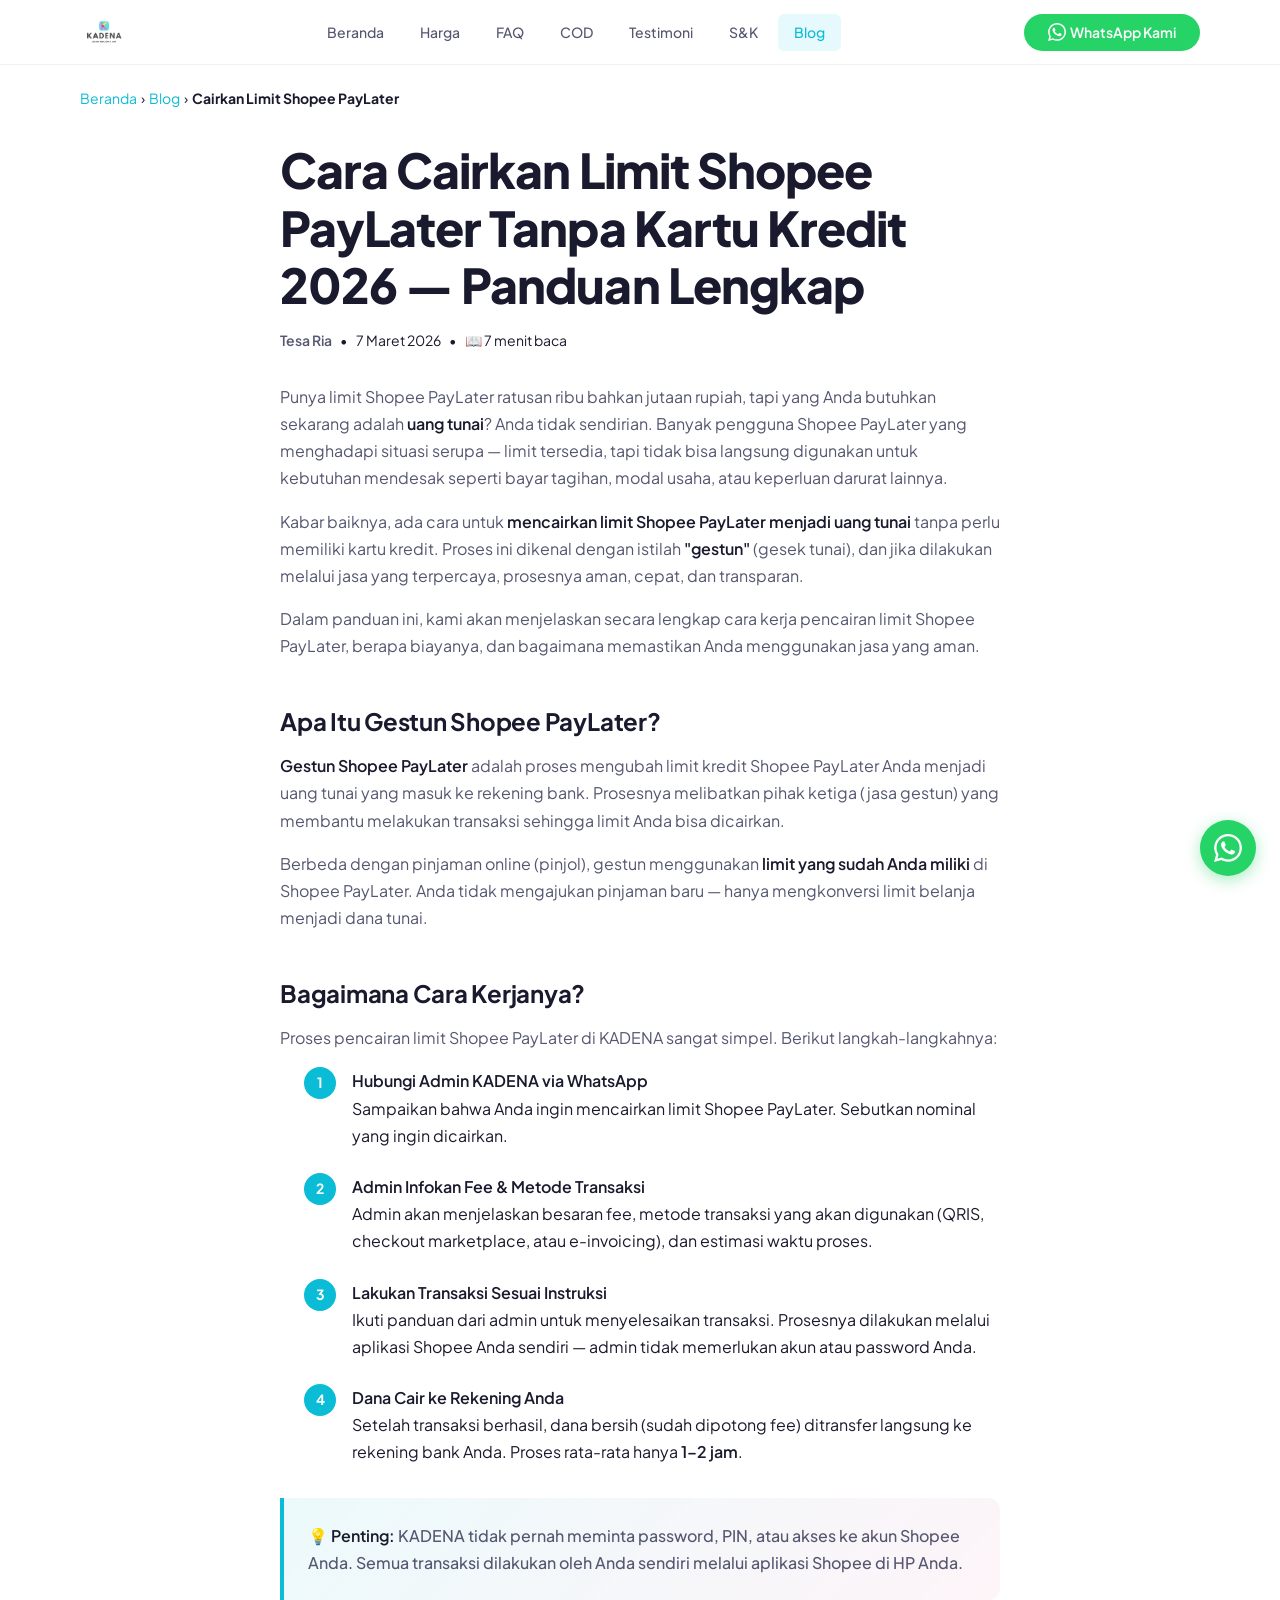
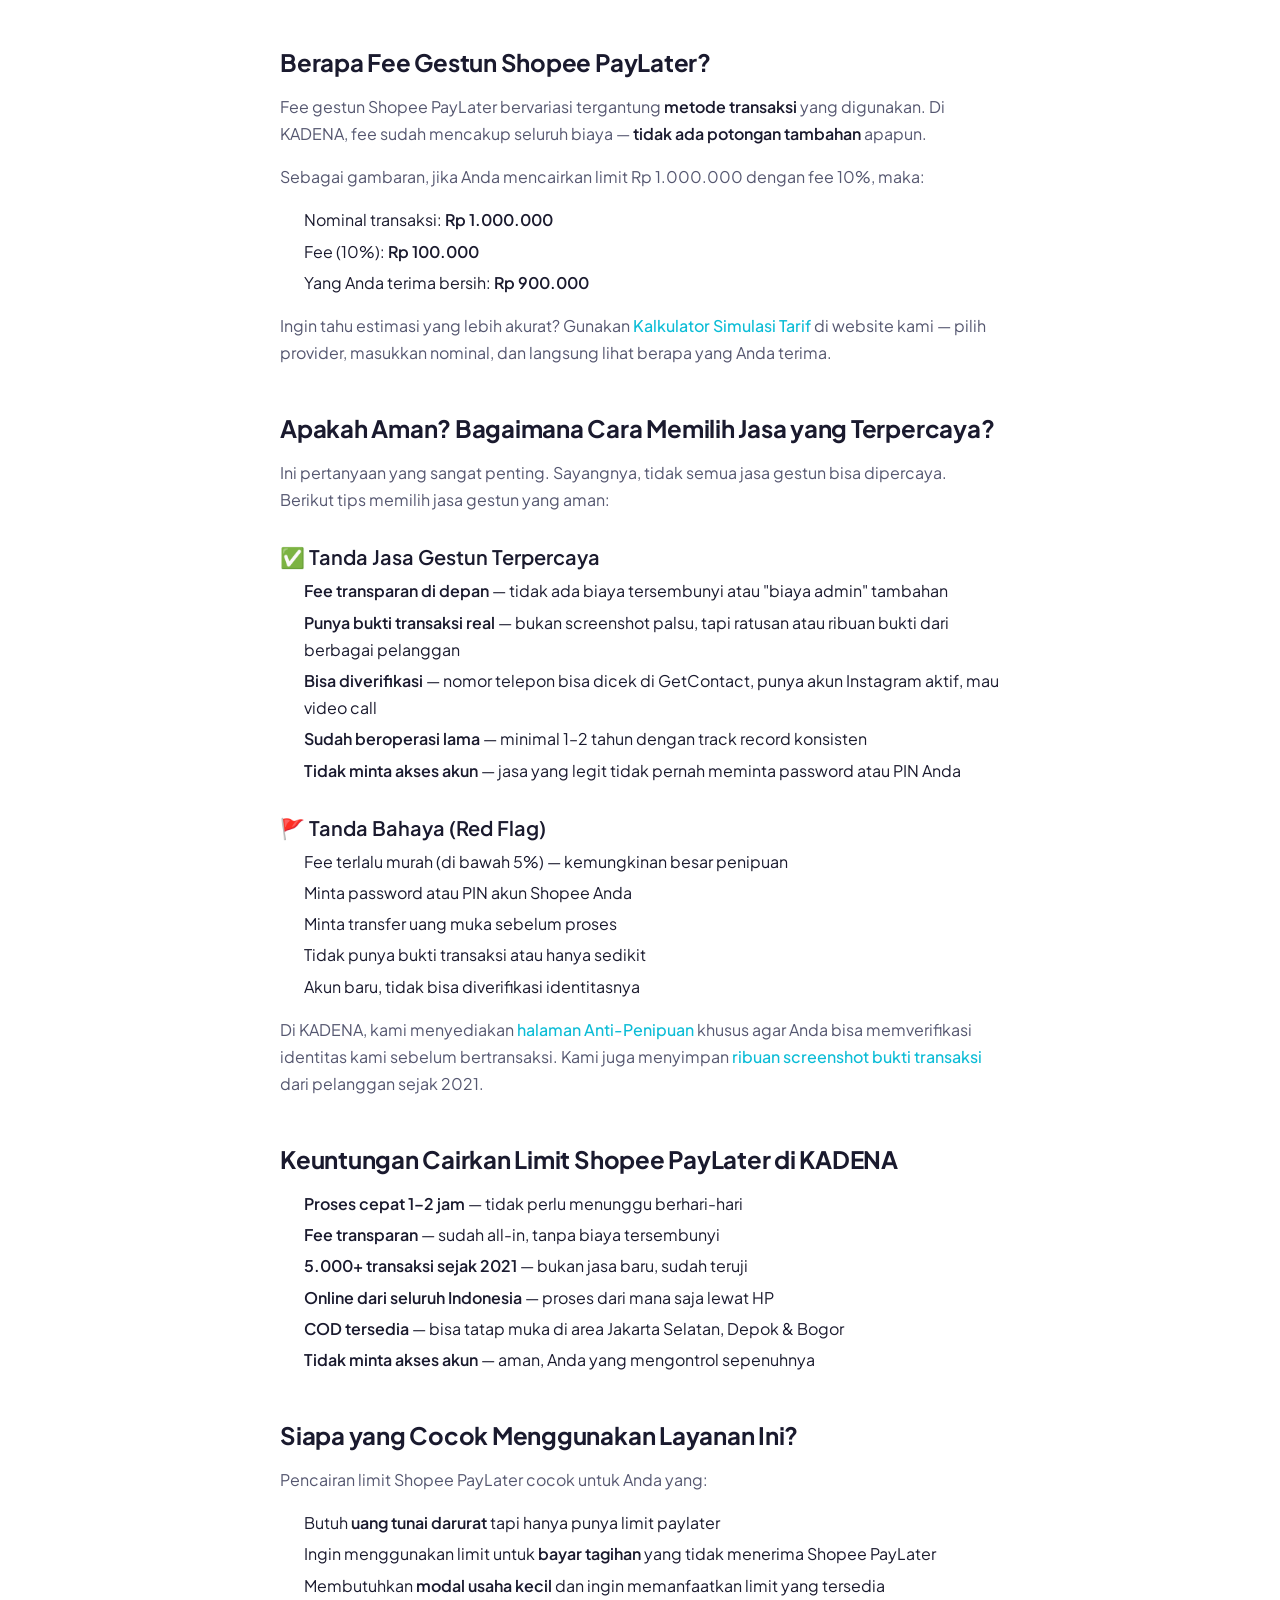
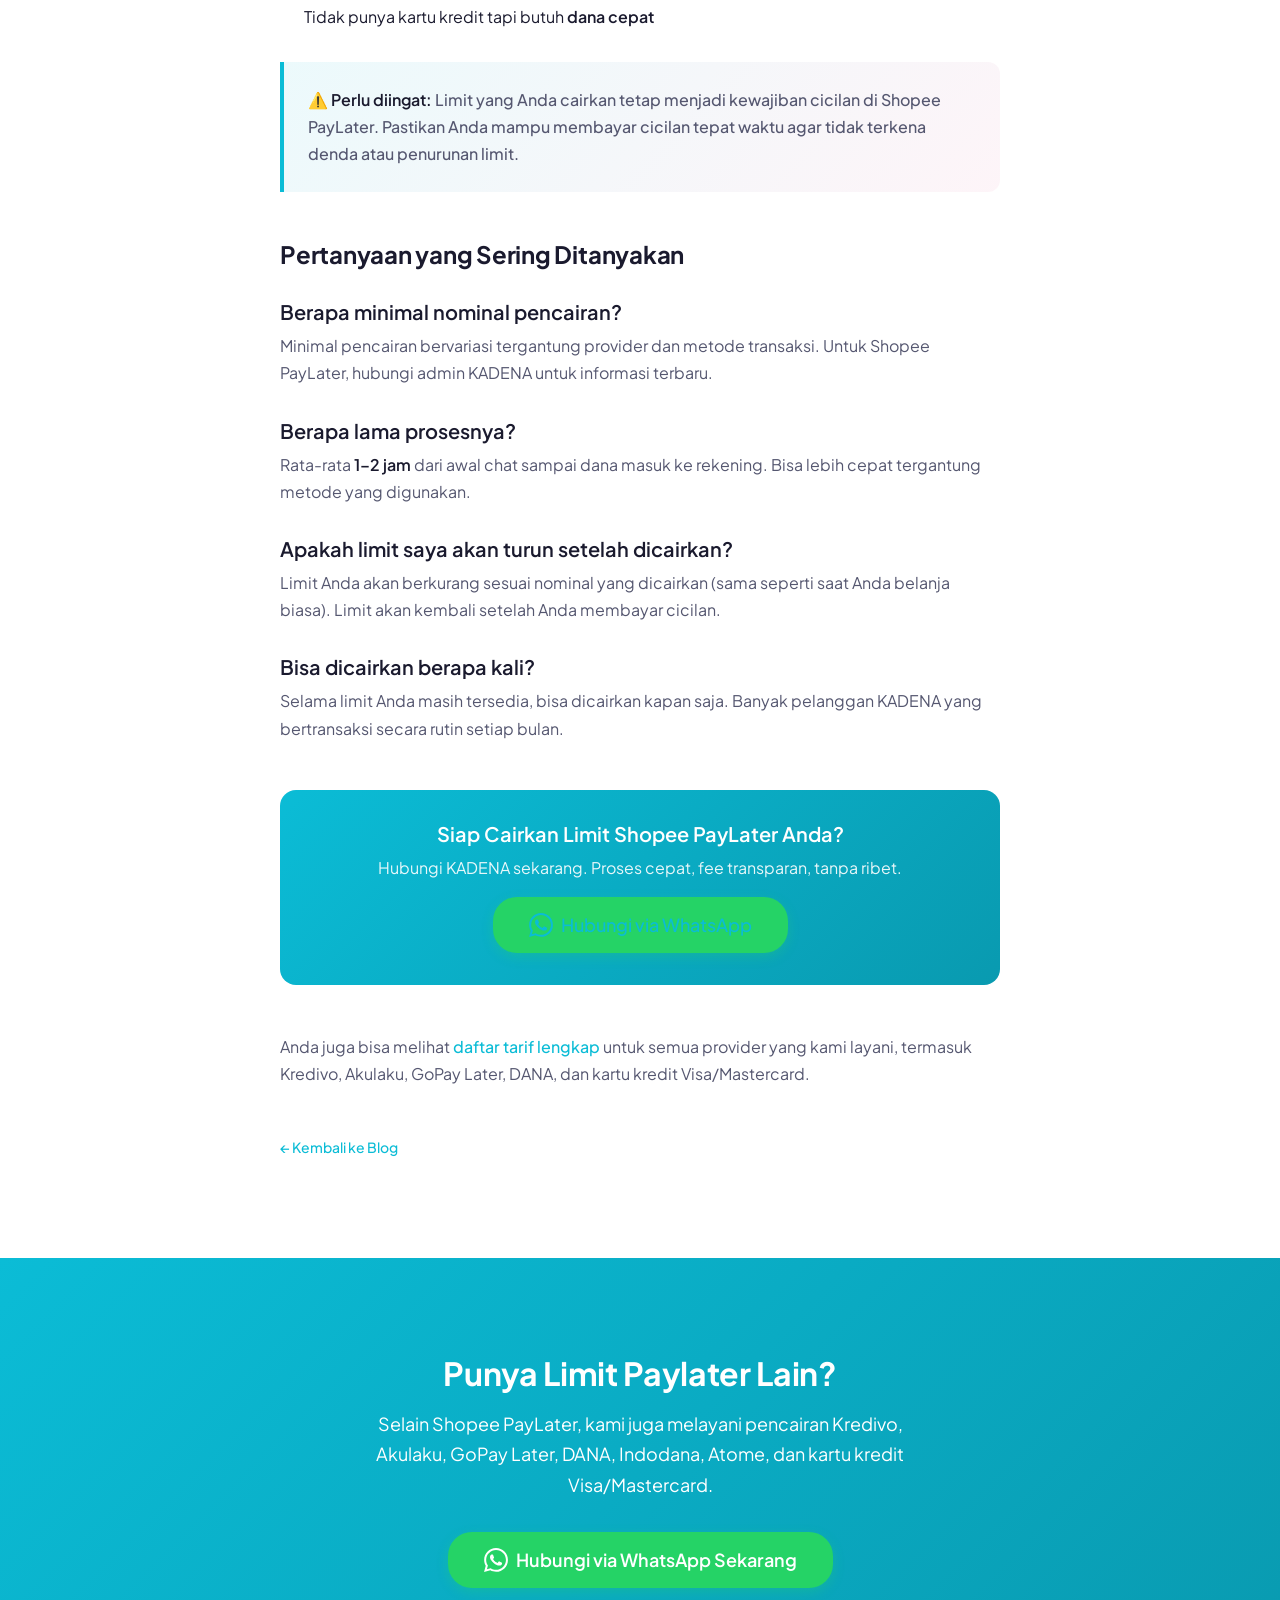
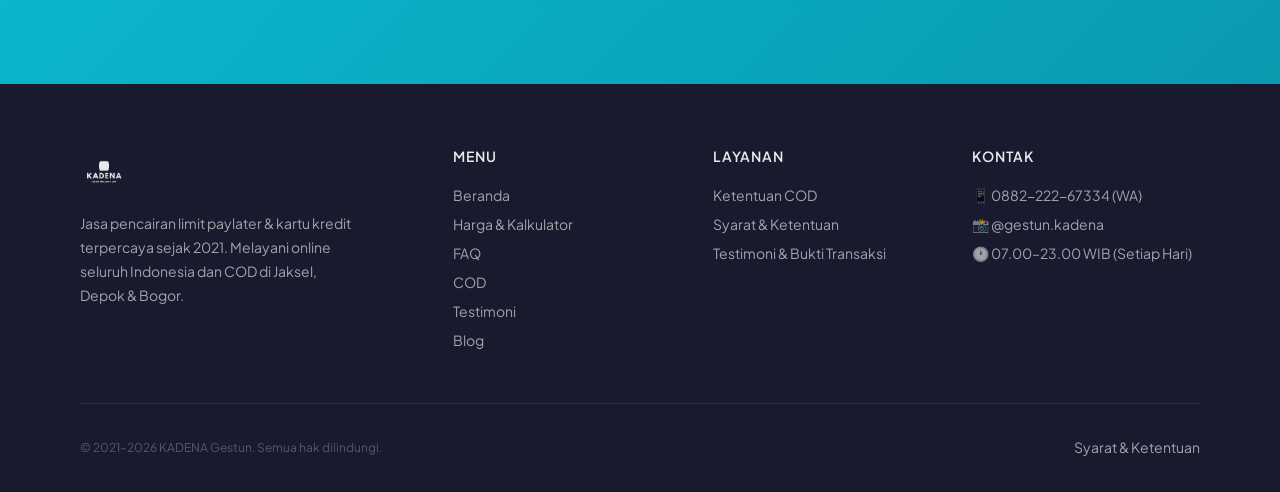
<file: blog/cara-cairkan-limit-shopee-paylater.html>
<!DOCTYPE html>
<html lang="id">
<head>
  <meta charset="UTF-8">
  <meta name="viewport" content="width=device-width, initial-scale=1.0">

  <!-- SEO -->
  <title>Cara Cairkan Limit Shopee PayLater Tanpa Kartu Kredit 2026 — Panduan Lengkap | KADENA</title>
  <meta name="description" content="Panduan lengkap cara mencairkan limit Shopee PayLater tanpa kartu kredit di 2026. Proses cepat 1-2 jam, fee transparan, aman dan terpercaya. Baca panduan dari KADENA Gestun.">
  <meta name="keywords" content="cara cairkan limit shopee paylater, gestun shopee paylater, cairkan shopee paylater tanpa kartu kredit, gestun shopee paylater 2026, jasa gestun shopee paylater terpercaya">
  <meta name="robots" content="index, follow">
  <meta name="author" content="Tesa Ria">
  <link rel="canonical" href="https://kadenagestun.my.id/blog/cara-cairkan-limit-shopee-paylater">

  <!-- Open Graph -->
  <meta property="og:type" content="article">
  <meta property="og:title" content="Cara Cairkan Limit Shopee PayLater Tanpa Kartu Kredit 2026">
  <meta property="og:description" content="Panduan lengkap cara mencairkan limit Shopee PayLater tanpa kartu kredit. Proses cepat, fee transparan, aman.">
  <meta property="og:url" content="https://kadenagestun.my.id/blog/cara-cairkan-limit-shopee-paylater">
  <meta property="og:image" content="https://kadenagestun.my.id/assets/images/og-image.png">
  <meta property="og:site_name" content="KADENA Gestun">
  <meta property="og:locale" content="id_ID">
  <meta property="article:published_time" content="2026-03-07T00:00:00+07:00">
  <meta property="article:author" content="Tesa Ria">
  <meta property="article:section" content="Panduan Gestun">

  <!-- Favicon -->
  <link rel="icon" type="image/png" href="../assets/icons/favicon.png">

  <!-- Google Fonts -->
  <link rel="preconnect" href="https://fonts.googleapis.com">
  <link rel="preconnect" href="https://fonts.gstatic.com" crossorigin>
  <link href="https://fonts.googleapis.com/css2?family=Plus+Jakarta+Sans:wght@400;500;600;700;800&display=swap" rel="stylesheet">

  <!-- Stylesheet -->
  <link rel="stylesheet" href="../css/style.css">

  <!-- Page-specific styles -->
  <style>
    .breadcrumb { padding: var(--space-sm) 0; font-size: var(--font-size-sm); color: var(--text-tertiary); }
    .breadcrumb a { color: var(--primary); text-decoration: none; }
    .breadcrumb a:hover { text-decoration: underline; }
    .breadcrumb span { margin: 0 var(--space-xs); }

    .article {
      max-width: 720px;
      margin: 0 auto;
    }

    .article__meta {
      display: flex;
      align-items: center;
      gap: var(--space-sm);
      font-size: var(--font-size-sm);
      color: var(--text-tertiary);
      margin-bottom: var(--space-xl);
      flex-wrap: wrap;
    }
    .article__author { color: var(--text-secondary); font-weight: 600; }
    .article__dot { color: var(--text-tertiary); }
    .article__reading-time { color: var(--text-tertiary); }

    .article__content {
      font-size: var(--font-size-base);
      color: var(--text-primary);
      line-height: 1.8;
    }
    .article__content h2 {
      font-size: var(--font-size-xl);
      font-weight: 700;
      margin-top: var(--space-2xl);
      margin-bottom: var(--space-md);
      color: var(--text-primary);
    }
    .article__content h3 {
      font-size: var(--font-size-lg);
      font-weight: 600;
      margin-top: var(--space-xl);
      margin-bottom: var(--space-sm);
      color: var(--text-primary);
    }
    .article__content p {
      margin-bottom: var(--space-md);
    }
    .article__content ul, .article__content ol {
      margin-bottom: var(--space-md);
      padding-left: var(--space-lg);
    }
    .article__content li {
      margin-bottom: var(--space-xs);
      line-height: 1.7;
    }
    .article__content strong {
      color: var(--text-primary);
      font-weight: 600;
    }
    .article__content a {
      color: var(--primary);
      text-decoration: none;
      font-weight: 500;
    }
    .article__content a:hover {
      text-decoration: underline;
    }

    .article__highlight {
      background: linear-gradient(135deg, rgba(11,188,214,0.08), rgba(232,75,138,0.06));
      border-left: 4px solid var(--primary);
      padding: var(--space-lg);
      border-radius: 0 var(--radius-md) var(--radius-md) 0;
      margin: var(--space-xl) 0;
    }
    .article__highlight p {
      margin-bottom: 0;
      font-weight: 500;
    }

    .article__steps {
      counter-reset: step-counter;
      list-style: none;
      padding-left: 0;
    }
    .article__steps li {
      counter-increment: step-counter;
      position: relative;
      padding-left: 48px;
      margin-bottom: var(--space-lg);
    }
    .article__steps li::before {
      content: counter(step-counter);
      position: absolute;
      left: 0;
      top: 0;
      width: 32px;
      height: 32px;
      background: var(--primary);
      color: white;
      border-radius: 50%;
      display: flex;
      align-items: center;
      justify-content: center;
      font-weight: 700;
      font-size: var(--font-size-sm);
    }

    .article__cta {
      background: linear-gradient(135deg, var(--primary), var(--primary-dark));
      border-radius: var(--radius-lg);
      padding: var(--space-xl);
      text-align: center;
      margin: var(--space-2xl) 0;
    }
    .article__cta h3 {
      color: var(--text-inverse) !important;
      margin-top: 0 !important;
      margin-bottom: var(--space-sm) !important;
    }
    .article__cta p {
      color: var(--text-inverse);
      opacity: 0.9;
      margin-bottom: var(--space-md);
    }

    .article__back {
      display: inline-flex;
      align-items: center;
      gap: var(--space-xs);
      color: var(--primary);
      font-weight: 600;
      font-size: var(--font-size-sm);
      text-decoration: none;
      margin-top: var(--space-xl);
    }
    .article__back:hover { text-decoration: underline; }

    .cta-gradient {
      background: linear-gradient(135deg, var(--primary), var(--primary-dark));
    }
    .cta-gradient h2,
    .cta-gradient p {
      color: var(--text-inverse);
    }
  </style>

  <!-- Google Analytics (GA4) — UNCOMMENT & GANTI ID setelah punya -->
    <script async src="https://www.googletagmanager.com/gtag/js?id=G-XT3T9J5BFG"></script>
  <script>
    window.dataLayer = window.dataLayer || [];
    function gtag(){dataLayer.push(arguments);}
    gtag('js', new Date());
    gtag('config', 'G-XT3T9J5BFG');
  </script>

  <!-- Schema Markup: Article -->
  <script type="application/ld+json">
  {
    "@context": "https://schema.org",
    "@type": "Article",
    "headline": "Cara Cairkan Limit Shopee PayLater Tanpa Kartu Kredit 2026 — Panduan Lengkap",
    "description": "Panduan lengkap cara mencairkan limit Shopee PayLater tanpa kartu kredit di 2026. Proses cepat 1-2 jam, fee transparan, aman dan terpercaya.",
    "author": {
      "@type": "Person",
      "name": "Tesa Ria"
    },
    "publisher": {
      "@type": "Organization",
      "name": "KADENA Gestun",
      "logo": {
        "@type": "ImageObject",
        "url": "https://kadenagestun.my.id/assets/logos/logo-kadena-gestun.png"
      }
    },
    "datePublished": "2026-03-07",
    "dateModified": "2026-03-07",
    "mainEntityOfPage": {
      "@type": "WebPage",
      "@id": "https://kadenagestun.my.id/blog/cara-cairkan-limit-shopee-paylater"
    },
    "url": "https://kadenagestun.my.id/blog/cara-cairkan-limit-shopee-paylater"
  }
  </script>
</head>
<body>

  <!-- NAVBAR -->
  <nav class="navbar" id="navbar">
    <div class="container navbar__inner">
      <a href="/" class="navbar__logo">
        <img src="../assets/logos/logo-kadena-gestun.png" alt="KADENA Gestun Logo" width="180" height="48">
      </a>
      <div class="navbar__menu">
        <a href="/" class="navbar__link">Beranda</a>
        <a href="/harga" class="navbar__link">Harga</a>
        <a href="/faq" class="navbar__link">FAQ</a>
        <a href="/cod" class="navbar__link">COD</a>
        <a href="/testimoni" class="navbar__link">Testimoni</a>
        <a href="/syarat-ketentuan" class="navbar__link">S&K</a>
        <a href="/" class="navbar__link active">Blog</a>
      </div>
      <a href="https://wa.me/6288222267334?text=Halo%20KADENA%2C%20saya%20tertarik%20cairkan%20limit%20Shopee%20PayLater%20saya." class="navbar__cta" target="_blank" rel="noopener" onclick="trackWAClick('navbar_cta','shopee_paylater')">
        <svg width="18" height="18" viewBox="0 0 24 24" fill="currentColor"><path d="M.057 24l1.687-6.163c-1.041-1.804-1.588-3.849-1.587-5.946.003-6.556 5.338-11.891 11.893-11.891 3.181.001 6.167 1.24 8.413 3.488 2.245 2.248 3.481 5.236 3.48 8.414-.003 6.557-5.338 11.892-11.893 11.892-1.99-.001-3.951-.5-5.688-1.448L.057 24zm6.597-3.807c1.676.995 3.276 1.591 5.392 1.592 5.448 0 9.886-4.434 9.889-9.885.002-5.462-4.415-9.89-9.881-9.892-5.452 0-9.887 4.434-9.889 9.884-.001 2.225.651 3.891 1.746 5.634l-.999 3.648 3.742-.981zm11.387-5.464c-.074-.124-.272-.198-.57-.347-.297-.149-1.758-.868-2.031-.967-.272-.099-.47-.149-.669.149-.198.297-.768.967-.941 1.165-.173.198-.347.223-.644.074-.297-.149-1.255-.462-2.39-1.475-.883-.788-1.48-1.761-1.653-2.059-.173-.297-.018-.458.13-.606.134-.133.297-.347.446-.521.151-.172.2-.296.3-.495.099-.198.05-.372-.025-.521-.075-.148-.669-1.611-.916-2.206-.242-.579-.487-.501-.669-.51l-.57-.01c-.198 0-.52.074-.792.372s-1.04 1.016-1.04 2.479 1.065 2.876 1.213 3.074c.149.198 2.095 3.2 5.076 4.487.709.306 1.263.489 1.694.626.712.226 1.36.194 1.872.118.571-.085 1.758-.719 2.006-1.413.248-.695.248-1.29.173-1.414z"/></svg>
        WhatsApp Kami
      </a>
      <button class="navbar__toggle" id="navToggle" aria-label="Menu navigasi"><span></span><span></span><span></span></button>
    </div>
    <div class="navbar__mobile" id="navMobile">
      <a href="/" class="navbar__mobile-link">Beranda</a>
      <a href="/harga" class="navbar__mobile-link">Harga & Kalkulator</a>
      <a href="/faq" class="navbar__mobile-link">FAQ</a>
      <a href="/cod" class="navbar__mobile-link">Layanan COD</a>
      <a href="/testimoni" class="navbar__mobile-link">Testimoni</a>
      <a href="/syarat-ketentuan" class="navbar__mobile-link">Syarat & Ketentuan</a>
      <a href="/" class="navbar__mobile-link active">Blog</a>
      <a href="https://wa.me/6288222267334?text=Halo%20KADENA%2C%20saya%20tertarik%20cairkan%20limit%20Shopee%20PayLater%20saya." class="navbar__mobile-cta" target="_blank" rel="noopener" onclick="trackWAClick('mobile_menu_cta','shopee_paylater')">
        <svg width="20" height="20" viewBox="0 0 24 24" fill="currentColor"><path d="M.057 24l1.687-6.163c-1.041-1.804-1.588-3.849-1.587-5.946.003-6.556 5.338-11.891 11.893-11.891 3.181.001 6.167 1.24 8.413 3.488 2.245 2.248 3.481 5.236 3.48 8.414-.003 6.557-5.338 11.892-11.893 11.892-1.99-.001-3.951-.5-5.688-1.448L.057 24zm6.597-3.807c1.676.995 3.276 1.591 5.392 1.592 5.448 0 9.886-4.434 9.889-9.885.002-5.462-4.415-9.89-9.881-9.892-5.452 0-9.887 4.434-9.889 9.884-.001 2.225.651 3.891 1.746 5.634l-.999 3.648 3.742-.981zm11.387-5.464c-.074-.124-.272-.198-.57-.347-.297-.149-1.758-.868-2.031-.967-.272-.099-.47-.149-.669.149-.198.297-.768.967-.941 1.165-.173.198-.347.223-.644.074-.297-.149-1.255-.462-2.39-1.475-.883-.788-1.48-1.761-1.653-2.059-.173-.297-.018-.458.13-.606.134-.133.297-.347.446-.521.151-.172.2-.296.3-.495.099-.198.05-.372-.025-.521-.075-.148-.669-1.611-.916-2.206-.242-.579-.487-.501-.669-.51l-.57-.01c-.198 0-.52.074-.792.372s-1.04 1.016-1.04 2.479 1.065 2.876 1.213 3.074c.149.198 2.095 3.2 5.076 4.487.709.306 1.263.489 1.694.626.712.226 1.36.194 1.872.118.571-.085 1.758-.719 2.006-1.413.248-.695.248-1.29.173-1.414z"/></svg>
        Hubungi via WhatsApp
      </a>
    </div>
  </nav>

  <main>
    <!-- BREADCRUMB -->
    <section class="section" style="padding-bottom:0;">
      <div class="container">
        <div class="breadcrumb"><a href="/">Beranda</a><span>›</span><a href="/">Blog</a><span>›</span><strong>Cairkan Limit Shopee PayLater</strong></div>
      </div>
    </section>

    <!-- ARTICLE -->
    <section class="section" style="padding-top:var(--space-lg);">
      <div class="container">
        <article class="article">
          <!-- Title -->
          <h1 class="section__title" style="text-align:left;margin-bottom:var(--space-md);">Cara Cairkan Limit Shopee PayLater Tanpa Kartu Kredit 2026 — Panduan Lengkap</h1>

          <!-- Meta -->
          <div class="article__meta">
            <span class="article__author">Tesa Ria</span>
            <span class="article__dot">•</span>
            <span>7 Maret 2026</span>
            <span class="article__dot">•</span>
            <span class="article__reading-time">📖 7 menit baca</span>
          </div>

          <!-- Content -->
          <div class="article__content">
            <p>Punya limit Shopee PayLater ratusan ribu bahkan jutaan rupiah, tapi yang Anda butuhkan sekarang adalah <strong>uang tunai</strong>? Anda tidak sendirian. Banyak pengguna Shopee PayLater yang menghadapi situasi serupa — limit tersedia, tapi tidak bisa langsung digunakan untuk kebutuhan mendesak seperti bayar tagihan, modal usaha, atau keperluan darurat lainnya.</p>

            <p>Kabar baiknya, ada cara untuk <strong>mencairkan limit Shopee PayLater menjadi uang tunai</strong> tanpa perlu memiliki kartu kredit. Proses ini dikenal dengan istilah <strong>"gestun"</strong> (gesek tunai), dan jika dilakukan melalui jasa yang terpercaya, prosesnya aman, cepat, dan transparan.</p>

            <p>Dalam panduan ini, kami akan menjelaskan secara lengkap cara kerja pencairan limit Shopee PayLater, berapa biayanya, dan bagaimana memastikan Anda menggunakan jasa yang aman.</p>

            <h2>Apa Itu Gestun Shopee PayLater?</h2>

            <p><strong>Gestun Shopee PayLater</strong> adalah proses mengubah limit kredit Shopee PayLater Anda menjadi uang tunai yang masuk ke rekening bank. Prosesnya melibatkan pihak ketiga (jasa gestun) yang membantu melakukan transaksi sehingga limit Anda bisa dicairkan.</p>

            <p>Berbeda dengan pinjaman online (pinjol), gestun menggunakan <strong>limit yang sudah Anda miliki</strong> di Shopee PayLater. Anda tidak mengajukan pinjaman baru — hanya mengkonversi limit belanja menjadi dana tunai.</p>

            <h2>Bagaimana Cara Kerjanya?</h2>

            <p>Proses pencairan limit Shopee PayLater di KADENA sangat simpel. Berikut langkah-langkahnya:</p>

            <ol class="article__steps">
              <li>
                <strong>Hubungi Admin KADENA via WhatsApp</strong><br>
                Sampaikan bahwa Anda ingin mencairkan limit Shopee PayLater. Sebutkan nominal yang ingin dicairkan.
              </li>
              <li>
                <strong>Admin Infokan Fee & Metode Transaksi</strong><br>
                Admin akan menjelaskan besaran fee, metode transaksi yang akan digunakan (QRIS, checkout marketplace, atau e-invoicing), dan estimasi waktu proses.
              </li>
              <li>
                <strong>Lakukan Transaksi Sesuai Instruksi</strong><br>
                Ikuti panduan dari admin untuk menyelesaikan transaksi. Prosesnya dilakukan melalui aplikasi Shopee Anda sendiri — admin tidak memerlukan akun atau password Anda.
              </li>
              <li>
                <strong>Dana Cair ke Rekening Anda</strong><br>
                Setelah transaksi berhasil, dana bersih (sudah dipotong fee) ditransfer langsung ke rekening bank Anda. Proses rata-rata hanya <strong>1–2 jam</strong>.
              </li>
            </ol>

            <div class="article__highlight">
              <p>💡 <strong>Penting:</strong> KADENA tidak pernah meminta password, PIN, atau akses ke akun Shopee Anda. Semua transaksi dilakukan oleh Anda sendiri melalui aplikasi Shopee di HP Anda.</p>
            </div>

            <h2>Berapa Fee Gestun Shopee PayLater?</h2>

            <p>Fee gestun Shopee PayLater bervariasi tergantung <strong>metode transaksi</strong> yang digunakan. Di KADENA, fee sudah mencakup seluruh biaya — <strong>tidak ada potongan tambahan</strong> apapun.</p>

            <p>Sebagai gambaran, jika Anda mencairkan limit Rp 1.000.000 dengan fee 10%, maka:</p>
            <ul>
              <li>Nominal transaksi: <strong>Rp 1.000.000</strong></li>
              <li>Fee (10%): <strong>Rp 100.000</strong></li>
              <li>Yang Anda terima bersih: <strong>Rp 900.000</strong></li>
            </ul>

            <p>Ingin tahu estimasi yang lebih akurat? Gunakan <a href="/harga">Kalkulator Simulasi Tarif</a> di website kami — pilih provider, masukkan nominal, dan langsung lihat berapa yang Anda terima.</p>

            <h2>Apakah Aman? Bagaimana Cara Memilih Jasa yang Terpercaya?</h2>

            <p>Ini pertanyaan yang sangat penting. Sayangnya, tidak semua jasa gestun bisa dipercaya. Berikut tips memilih jasa gestun yang aman:</p>

            <h3>✅ Tanda Jasa Gestun Terpercaya</h3>
            <ul>
              <li><strong>Fee transparan di depan</strong> — tidak ada biaya tersembunyi atau "biaya admin" tambahan</li>
              <li><strong>Punya bukti transaksi real</strong> — bukan screenshot palsu, tapi ratusan atau ribuan bukti dari berbagai pelanggan</li>
              <li><strong>Bisa diverifikasi</strong> — nomor telepon bisa dicek di GetContact, punya akun Instagram aktif, mau video call</li>
              <li><strong>Sudah beroperasi lama</strong> — minimal 1–2 tahun dengan track record konsisten</li>
              <li><strong>Tidak minta akses akun</strong> — jasa yang legit tidak pernah meminta password atau PIN Anda</li>
            </ul>

            <h3>🚩 Tanda Bahaya (Red Flag)</h3>
            <ul>
              <li>Fee terlalu murah (di bawah 5%) — kemungkinan besar penipuan</li>
              <li>Minta password atau PIN akun Shopee Anda</li>
              <li>Minta transfer uang muka sebelum proses</li>
              <li>Tidak punya bukti transaksi atau hanya sedikit</li>
              <li>Akun baru, tidak bisa diverifikasi identitasnya</li>
            </ul>

            <p>Di KADENA, kami menyediakan <a href="/anti-penipuan">halaman Anti-Penipuan</a> khusus agar Anda bisa memverifikasi identitas kami sebelum bertransaksi. Kami juga menyimpan <a href="https://drive.google.com/drive/u/0/folders/1-uJO_IwyA4Dl5VLuUWt_wg8uNm8Xy7-Q" target="_blank" rel="noopener">ribuan screenshot bukti transaksi</a> dari pelanggan sejak 2021.</p>

            <h2>Keuntungan Cairkan Limit Shopee PayLater di KADENA</h2>

            <ul>
              <li><strong>Proses cepat 1–2 jam</strong> — tidak perlu menunggu berhari-hari</li>
              <li><strong>Fee transparan</strong> — sudah all-in, tanpa biaya tersembunyi</li>
              <li><strong>5.000+ transaksi sejak 2021</strong> — bukan jasa baru, sudah teruji</li>
              <li><strong>Online dari seluruh Indonesia</strong> — proses dari mana saja lewat HP</li>
              <li><strong>COD tersedia</strong> — bisa tatap muka di area Jakarta Selatan, Depok & Bogor</li>
              <li><strong>Tidak minta akses akun</strong> — aman, Anda yang mengontrol sepenuhnya</li>
            </ul>

            <h2>Siapa yang Cocok Menggunakan Layanan Ini?</h2>

            <p>Pencairan limit Shopee PayLater cocok untuk Anda yang:</p>
            <ul>
              <li>Butuh <strong>uang tunai darurat</strong> tapi hanya punya limit paylater</li>
              <li>Ingin menggunakan limit untuk <strong>bayar tagihan</strong> yang tidak menerima Shopee PayLater</li>
              <li>Membutuhkan <strong>modal usaha kecil</strong> dan ingin memanfaatkan limit yang tersedia</li>
              <li>Tidak punya kartu kredit tapi butuh <strong>dana cepat</strong></li>
            </ul>

            <div class="article__highlight">
              <p>⚠️ <strong>Perlu diingat:</strong> Limit yang Anda cairkan tetap menjadi kewajiban cicilan di Shopee PayLater. Pastikan Anda mampu membayar cicilan tepat waktu agar tidak terkena denda atau penurunan limit.</p>
            </div>

            <h2>Pertanyaan yang Sering Ditanyakan</h2>

            <h3>Berapa minimal nominal pencairan?</h3>
            <p>Minimal pencairan bervariasi tergantung provider dan metode transaksi. Untuk Shopee PayLater, hubungi admin KADENA untuk informasi terbaru.</p>

            <h3>Berapa lama prosesnya?</h3>
            <p>Rata-rata <strong>1–2 jam</strong> dari awal chat sampai dana masuk ke rekening. Bisa lebih cepat tergantung metode yang digunakan.</p>

            <h3>Apakah limit saya akan turun setelah dicairkan?</h3>
            <p>Limit Anda akan berkurang sesuai nominal yang dicairkan (sama seperti saat Anda belanja biasa). Limit akan kembali setelah Anda membayar cicilan.</p>

            <h3>Bisa dicairkan berapa kali?</h3>
            <p>Selama limit Anda masih tersedia, bisa dicairkan kapan saja. Banyak pelanggan KADENA yang bertransaksi secara rutin setiap bulan.</p>

            <!-- CTA Box -->
            <div class="article__cta">
              <h3>Siap Cairkan Limit Shopee PayLater Anda?</h3>
              <p>Hubungi KADENA sekarang. Proses cepat, fee transparan, tanpa ribet.</p>
              <a href="https://wa.me/6288222267334?text=Halo%20KADENA%2C%20saya%20ingin%20cairkan%20limit%20Shopee%20PayLater%20saya.%20Mohon%20info%20fee%20dan%20prosesnya." class="btn btn--wa btn--lg" target="_blank" rel="noopener" onclick="trackWAClick('blog_article_cta','shopee_paylater')">
                <svg class="btn__icon" viewBox="0 0 24 24" fill="currentColor"><path d="M.057 24l1.687-6.163c-1.041-1.804-1.588-3.849-1.587-5.946.003-6.556 5.338-11.891 11.893-11.891 3.181.001 6.167 1.24 8.413 3.488 2.245 2.248 3.481 5.236 3.48 8.414-.003 6.557-5.338 11.892-11.893 11.892-1.99-.001-3.951-.5-5.688-1.448L.057 24zm6.597-3.807c1.676.995 3.276 1.591 5.392 1.592 5.448 0 9.886-4.434 9.889-9.885.002-5.462-4.415-9.89-9.881-9.892-5.452 0-9.887 4.434-9.889 9.884-.001 2.225.651 3.891 1.746 5.634l-.999 3.648 3.742-.981zm11.387-5.464c-.074-.124-.272-.198-.57-.347-.297-.149-1.758-.868-2.031-.967-.272-.099-.47-.149-.669.149-.198.297-.768.967-.941 1.165-.173.198-.347.223-.644.074-.297-.149-1.255-.462-2.39-1.475-.883-.788-1.48-1.761-1.653-2.059-.173-.297-.018-.458.13-.606.134-.133.297-.347.446-.521.151-.172.2-.296.3-.495.099-.198.05-.372-.025-.521-.075-.148-.669-1.611-.916-2.206-.242-.579-.487-.501-.669-.51l-.57-.01c-.198 0-.52.074-.792.372s-1.04 1.016-1.04 2.479 1.065 2.876 1.213 3.074c.149.198 2.095 3.2 5.076 4.487.709.306 1.263.489 1.694.626.712.226 1.36.194 1.872.118.571-.085 1.758-.719 2.006-1.413.248-.695.248-1.29.173-1.414z"/></svg>
                Hubungi via WhatsApp
              </a>
            </div>

            <p>Anda juga bisa melihat <a href="/harga">daftar tarif lengkap</a> untuk semua provider yang kami layani, termasuk Kredivo, Akulaku, GoPay Later, DANA, dan kartu kredit Visa/Mastercard.</p>

            <a href="/" class="article__back">← Kembali ke Blog</a>
          </div>
        </article>
      </div>
    </section>

    <!-- FINAL CTA -->
    <section class="section cta-gradient" id="cta-final">
      <div class="container" style="text-align:center;max-width:640px;margin:0 auto;">
        <h2 class="reveal reveal-up" style="font-size:var(--font-size-2xl);margin-bottom:var(--space-md);">Punya Limit Paylater Lain?</h2>
        <p class="reveal reveal-up reveal-delay-1" style="opacity:0.85;font-size:var(--font-size-md);margin-bottom:var(--space-xl);">Selain Shopee PayLater, kami juga melayani pencairan Kredivo, Akulaku, GoPay Later, DANA, Indodana, Atome, dan kartu kredit Visa/Mastercard.</p>
        <a href="https://wa.me/6288222267334?text=Halo%20KADENA%2C%20saya%20ingin%20cairkan%20limit%20paylater%2Fkartu%20kredit%20saya." class="btn btn--wa btn--lg reveal reveal-scale reveal-delay-2" target="_blank" rel="noopener" onclick="trackWAClick('blog_final_cta')">
          <svg class="btn__icon" viewBox="0 0 24 24" fill="currentColor"><path d="M.057 24l1.687-6.163c-1.041-1.804-1.588-3.849-1.587-5.946.003-6.556 5.338-11.891 11.893-11.891 3.181.001 6.167 1.24 8.413 3.488 2.245 2.248 3.481 5.236 3.48 8.414-.003 6.557-5.338 11.892-11.893 11.892-1.99-.001-3.951-.5-5.688-1.448L.057 24zm6.597-3.807c1.676.995 3.276 1.591 5.392 1.592 5.448 0 9.886-4.434 9.889-9.885.002-5.462-4.415-9.89-9.881-9.892-5.452 0-9.887 4.434-9.889 9.884-.001 2.225.651 3.891 1.746 5.634l-.999 3.648 3.742-.981zm11.387-5.464c-.074-.124-.272-.198-.57-.347-.297-.149-1.758-.868-2.031-.967-.272-.099-.47-.149-.669.149-.198.297-.768.967-.941 1.165-.173.198-.347.223-.644.074-.297-.149-1.255-.462-2.39-1.475-.883-.788-1.48-1.761-1.653-2.059-.173-.297-.018-.458.13-.606.134-.133.297-.347.446-.521.151-.172.2-.296.3-.495.099-.198.05-.372-.025-.521-.075-.148-.669-1.611-.916-2.206-.242-.579-.487-.501-.669-.51l-.57-.01c-.198 0-.52.074-.792.372s-1.04 1.016-1.04 2.479 1.065 2.876 1.213 3.074c.149.198 2.095 3.2 5.076 4.487.709.306 1.263.489 1.694.626.712.226 1.36.194 1.872.118.571-.085 1.758-.719 2.006-1.413.248-.695.248-1.29.173-1.414z"/></svg>
          Hubungi via WhatsApp Sekarang
        </a>
      </div>
    </section>
  </main>

  <!-- FOOTER -->
  <footer class="footer">
    <div class="container">
      <div class="footer__grid">
        <div class="footer__brand">
          <img src="../assets/logos/logo-kadena-gestun.png" alt="KADENA Gestun" width="180" height="48" style="filter:brightness(0) invert(1);opacity:0.9;">
          <p>Jasa pencairan limit paylater & kartu kredit terpercaya sejak 2021. Melayani online seluruh Indonesia dan COD di Jaksel, Depok & Bogor.</p>
        </div>
        <div>
          <h4 class="footer__heading">Menu</h4>
          <a href="/" class="footer__link">Beranda</a>
          <a href="/harga" class="footer__link">Harga & Kalkulator</a>
          <a href="/faq" class="footer__link">FAQ</a>
          <a href="/cod" class="footer__link">COD</a>
          <a href="/testimoni" class="footer__link">Testimoni</a>
          <a href="/" class="footer__link">Blog</a>
        </div>
        <div>
          <h4 class="footer__heading">Layanan</h4>
          <a href="/cod" class="footer__link">Ketentuan COD</a>
          <a href="/syarat-ketentuan" class="footer__link">Syarat & Ketentuan</a>
          <a href="/testimoni" class="footer__link">Testimoni & Bukti Transaksi</a>
        </div>
        <div>
          <h4 class="footer__heading">Kontak</h4>
          <a href="https://wa.me/6288222267334" class="footer__link" target="_blank" rel="noopener">📱 0882-222-67334 (WA)</a>
          <a href="https://instagram.com/gestun.kadena" class="footer__link" target="_blank" rel="noopener">📸 @gestun.kadena</a>
          <span class="footer__link">🕐 07.00–23.00 WIB (Setiap Hari)</span>
        </div>
      </div>
      <div class="footer__bottom">
        <p>&copy; 2021–2026 KADENA Gestun. Semua hak dilindungi.</p>
        <p><a href="/syarat-ketentuan" class="footer__link" style="display:inline;">Syarat & Ketentuan</a></p>
      </div>
    </div>
  </footer>

  <!-- FLOATING WA -->
  <a href="https://wa.me/6288222267334?text=Halo%20KADENA%2C%20saya%20ingin%20cairkan%20limit%20paylater%2Fkartu%20kredit%20saya." class="wa-float" target="_blank" rel="noopener" aria-label="Hubungi via WhatsApp" onclick="trackWAClick('floating')">
    <svg width="28" height="28" viewBox="0 0 24 24" fill="white"><path d="M.057 24l1.687-6.163c-1.041-1.804-1.588-3.849-1.587-5.946.003-6.556 5.338-11.891 11.893-11.891 3.181.001 6.167 1.24 8.413 3.488 2.245 2.248 3.481 5.236 3.48 8.414-.003 6.557-5.338 11.892-11.893 11.892-1.99-.001-3.951-.5-5.688-1.448L.057 24zm6.597-3.807c1.676.995 3.276 1.591 5.392 1.592 5.448 0 9.886-4.434 9.889-9.885.002-5.462-4.415-9.89-9.881-9.892-5.452 0-9.887 4.434-9.889 9.884-.001 2.225.651 3.891 1.746 5.634l-.999 3.648 3.742-.981zm11.387-5.464c-.074-.124-.272-.198-.57-.347-.297-.149-1.758-.868-2.031-.967-.272-.099-.47-.149-.669.149-.198.297-.768.967-.941 1.165-.173.198-.347.223-.644.074-.297-.149-1.255-.462-2.39-1.475-.883-.788-1.48-1.761-1.653-2.059-.173-.297-.018-.458.13-.606.134-.133.297-.347.446-.521.151-.172.2-.296.3-.495.099-.198.05-.372-.025-.521-.075-.148-.669-1.611-.916-2.206-.242-.579-.487-.501-.669-.51l-.57-.01c-.198 0-.52.074-.792.372s-1.04 1.016-1.04 2.479 1.065 2.876 1.213 3.074c.149.198 2.095 3.2 5.076 4.487.709.306 1.263.489 1.694.626.712.226 1.36.194 1.872.118.571-.085 1.758-.719 2.006-1.413.248-.695.248-1.29.173-1.414z"/></svg>
  </a>

  <!-- SCRIPTS -->
  <script>
    function trackWAClick(buttonType, provider) {
      if (typeof gtag === 'function') {
        gtag('event', 'whatsapp_click', { button_type: buttonType, provider: provider || '' });
      }
    }

    // Scroll Reveal
    var revealElements = document.querySelectorAll('.reveal');
    var revealObserver = new IntersectionObserver(function(entries) {
      entries.forEach(function(entry) {
        if (entry.isIntersecting) { entry.target.classList.add('visible'); revealObserver.unobserve(entry.target); }
      });
    }, { threshold: 0.15 });
    revealElements.forEach(function(el) { revealObserver.observe(el); });

    // Navbar
    var navbar = document.getElementById('navbar');
    window.addEventListener('scroll', function() { navbar.classList.toggle('scrolled', window.scrollY > 10); });
    // === Mobile Menu Toggle (Inline Style Fix) ===
    var navToggle = document.getElementById('navToggle');
    var navMobile = document.getElementById('navMobile');
    if (navToggle && navMobile) {
      navMobile.style.setProperty('display', 'none', 'important');
      navToggle.addEventListener('click', function() {
        var isOpen = navToggle.classList.contains('open');
        if (isOpen) {
          navToggle.classList.remove('open');
          navMobile.style.setProperty('display', 'none', 'important');
          document.body.style.overflow = '';
        } else {
          navToggle.classList.add('open');
          navMobile.style.setProperty('display', 'flex', 'important');
          navMobile.style.flexDirection = 'column';
          document.body.style.overflow = 'hidden';
        }
      });
      navMobile.querySelectorAll('a').forEach(function(link) {
        link.addEventListener('click', function() {
          navToggle.classList.remove('open');
          navMobile.style.setProperty('display', 'none', 'important');
          document.body.style.overflow = '';
        });
      });
    }
  </script>
</body>
</html>
</file>
<file: css/style.css>
/* ============================================================
   KADENA GESTUN — Main Stylesheet
   Version: 1.0.1
   Last updated: 2026-03-08
   
   Mobile-first | Light mode | Apple-inspired design
   Font: Plus Jakarta Sans (Google Fonts)
   ============================================================ */

/* ------------------------------------------------------------
   0. CSS CUSTOM PROPERTIES (DESIGN TOKENS)
   ------------------------------------------------------------ */
:root {
  --primary: #0BBCD6;
  --primary-dark: #099AB0;
  --primary-light: #E6F9FC;
  --primary-rgb: 11, 188, 214;

  --accent: #E84B8A;
  --accent-dark: #C73A73;
  --accent-light: #FDF0F5;
  --accent-rgb: 232, 75, 138;

  --warning: #F0C828;
  --warning-light: #FFF9E0;

  --success: #25D366;
  --success-dark: #1DA851;
  --success-rgb: 37, 211, 102;

  --text-primary: #1A1A2E;
  --text-secondary: #555770;
  --text-muted: #8E90A6;
  --text-inverse: #FFFFFF;

  --bg-white: #FFFFFF;
  --bg-light: #F7F8FC;
  --bg-card: #FFFFFF;
  --border: #E4E6EF;
  --border-light: #F0F1F5;

  --shadow-sm: 0 1px 3px rgba(0, 0, 0, 0.04);
  --shadow: 0 4px 12px rgba(0, 0, 0, 0.06);
  --shadow-md: 0 8px 24px rgba(0, 0, 0, 0.08);
  --shadow-lg: 0 16px 40px rgba(0, 0, 0, 0.12);

  --font-family: 'Plus Jakarta Sans', -apple-system, BlinkMacSystemFont, 'Segoe UI', Roboto, sans-serif;
  --font-size-xs: 0.75rem;
  --font-size-sm: 0.875rem;
  --font-size-base: 1rem;
  --font-size-md: 1.125rem;
  --font-size-lg: 1.25rem;
  --font-size-xl: 1.5rem;
  --font-size-2xl: 2rem;
  --font-size-3xl: 2.5rem;
  --font-size-4xl: 3rem;

  --font-weight-regular: 400;
  --font-weight-medium: 500;
  --font-weight-semibold: 600;
  --font-weight-bold: 700;
  --font-weight-extrabold: 800;

  --line-height-tight: 1.2;
  --line-height-normal: 1.5;
  --line-height-relaxed: 1.7;

  --space-xs: 0.25rem;
  --space-sm: 0.5rem;
  --space-md: 1rem;
  --space-lg: 1.5rem;
  --space-xl: 2rem;
  --space-2xl: 3rem;
  --space-3xl: 4rem;
  --space-4xl: 6rem;

  --container-max: 1200px;
  --container-padding: 1.25rem;
  --section-padding: 4rem;

  --radius-sm: 0.375rem;
  --radius-md: 0.75rem;
  --radius-lg: 1rem;
  --radius-xl: 1.5rem;
  --radius-full: 9999px;

  --transition-fast: 150ms ease;
  --transition-base: 250ms ease;
  --transition-slow: 400ms ease;
  --transition-spring: 400ms cubic-bezier(0.34, 1.56, 0.64, 1);

  --z-dropdown: 100;
  --z-sticky: 200;
  --z-floating: 600;
  --z-navbar: 900;
  --z-overlay: 1000;
  --z-modal: 1100;
  --z-toast: 1200;
}

/* ------------------------------------------------------------
   1. RESET & BASE
   ------------------------------------------------------------ */
*, *::before, *::after {
  margin: 0;
  padding: 0;
  box-sizing: border-box;
}

html {
  font-size: 100%;
  scroll-behavior: smooth;
  -webkit-text-size-adjust: 100%;
  -webkit-font-smoothing: antialiased;
  -moz-osx-font-smoothing: grayscale;
  overflow-x: hidden;
  width: 100%;
  max-width: 100vw;
}

body {
  font-family: var(--font-family);
  font-size: var(--font-size-base);
  font-weight: var(--font-weight-regular);
  line-height: var(--line-height-normal);
  color: var(--text-primary);
  background-color: var(--bg-white);
  overflow-x: hidden;
  width: 100%;
  max-width: 100vw;
  padding-top: 64px;
}

img, svg, video {
  display: block;
  max-width: 100%;
  height: auto;
}

a {
  color: var(--primary);
  text-decoration: none;
  transition: color var(--transition-fast);
}

a:hover {
  color: var(--primary-dark);
}

ul, ol {
  list-style: none;
}

button, input, select, textarea {
  font-family: inherit;
  font-size: inherit;
  line-height: inherit;
  color: inherit;
  border: none;
  outline: none;
  background: none;
}

button {
  cursor: pointer;
}

/* ------------------------------------------------------------
   2. TYPOGRAPHY
   ------------------------------------------------------------ */
h1, h2, h3, h4, h5, h6 {
  font-weight: var(--font-weight-bold);
  line-height: var(--line-height-tight);
  color: var(--text-primary);
}

h1 {
  font-size: var(--font-size-2xl);
  font-weight: var(--font-weight-extrabold);
  letter-spacing: -0.02em;
}

h2 {
  font-size: var(--font-size-xl);
  font-weight: var(--font-weight-bold);
  letter-spacing: -0.01em;
}

h3 {
  font-size: var(--font-size-lg);
  font-weight: var(--font-weight-semibold);
}

h4 {
  font-size: var(--font-size-md);
  font-weight: var(--font-weight-semibold);
}

p {
  color: var(--text-secondary);
  line-height: var(--line-height-relaxed);
}

.text-gradient {
  background: linear-gradient(135deg, var(--primary), var(--accent));
  -webkit-background-clip: text;
  -webkit-text-fill-color: transparent;
  background-clip: text;
}

.text-highlight {
  position: relative;
  display: inline;
}

.text-highlight::after {
  content: '';
  position: absolute;
  bottom: 0;
  left: 0;
  width: 100%;
  height: 30%;
  background: var(--primary-light);
  z-index: -1;
  border-radius: 2px;
}

/* ------------------------------------------------------------
   3. LAYOUT & CONTAINER
   ------------------------------------------------------------ */
.container {
  width: 100%;
  max-width: var(--container-max);
  margin: 0 auto;
  padding-left: var(--container-padding);
  padding-right: var(--container-padding);
}

.section {
  padding-top: var(--section-padding);
  padding-bottom: var(--section-padding);
}

.section:has(.breadcrumb) {
  padding-top: var(--space-md);
  padding-bottom: 0;
}

.section--alt {
  background-color: var(--bg-light);
}

.section__header {
  text-align: center;
  max-width: 640px;
  margin: 0 auto var(--space-2xl);
}

.section__label {
  display: inline-block;
  font-size: var(--font-size-sm);
  font-weight: var(--font-weight-semibold);
  color: var(--primary);
  text-transform: uppercase;
  letter-spacing: 0.08em;
  margin-bottom: var(--space-sm);
}

.section__title {
  margin-bottom: var(--space-md);
}

.section__subtitle {
  font-size: var(--font-size-md);
  color: var(--text-secondary);
}

/* ------------------------------------------------------------
   4. NAVBAR
   ------------------------------------------------------------ */
.navbar {
  position: fixed;
  top: 0;
  left: 0;
  right: 0;
  z-index: var(--z-navbar);
  background: rgba(255, 255, 255, 0.92);
  -webkit-backdrop-filter: blur(12px);
  backdrop-filter: blur(12px);
  border-bottom: 1px solid var(--border-light);
  transition: box-shadow var(--transition-base);
  overflow: visible;
}

.navbar.scrolled {
  box-shadow: var(--shadow);
}

.navbar__inner {
  display: flex;
  align-items: center;
  justify-content: space-between;
  height: 64px;
}

.navbar__logo {
  display: flex;
  align-items: center;
  gap: var(--space-sm);
  flex-shrink: 0;
}

.navbar__logo img {
  height: 48px;
  width: auto;
}

.navbar__menu {
  display: none;
  gap: var(--space-xs);
}

.navbar__link {
  display: inline-flex;
  align-items: center;
  padding: var(--space-sm) var(--space-md);
  font-size: var(--font-size-sm);
  font-weight: var(--font-weight-medium);
  color: var(--text-secondary);
  border-radius: var(--radius-sm);
  transition: all var(--transition-fast);
  white-space: nowrap;
}

.navbar__link:hover,
.navbar__link.active {
  color: var(--primary);
  background-color: var(--primary-light);
}

.navbar__cta {
  display: none;
  align-items: center;
  gap: var(--space-xs);
  padding: var(--space-sm) var(--space-lg);
  font-size: var(--font-size-sm);
  font-weight: var(--font-weight-semibold);
  color: var(--text-inverse);
  background: var(--success);
  border-radius: var(--radius-full);
  transition: all var(--transition-base);
}

.navbar__cta:hover {
  background: var(--success-dark);
  color: var(--text-inverse);
  transform: translateY(-1px);
  box-shadow: 0 4px 12px rgba(var(--success-rgb), 0.3);
}

.navbar__toggle {
  display: flex;
  flex-direction: column;
  justify-content: center;
  align-items: center;
  width: 40px;
  height: 40px;
  gap: 5px;
  cursor: pointer;
  border-radius: var(--radius-sm);
  transition: background var(--transition-fast);
  position: relative;
  z-index: calc(var(--z-overlay) + 20);
}

.navbar__toggle:hover {
  background: var(--bg-light);
}

.navbar__toggle span {
  display: block;
  width: 20px;
  height: 2px;
  background: var(--text-primary);
  border-radius: 2px;
  transition: all var(--transition-base);
  transform-origin: center;
}

.navbar__toggle.open span:nth-child(1) {
  transform: translateY(7px) rotate(45deg);
}

.navbar__toggle.open span:nth-child(2) {
  opacity: 0;
}

.navbar__toggle.open span:nth-child(3) {
  transform: translateY(-7px) rotate(-45deg);
}

.navbar__mobile {
  position: fixed;
  top: 64px;
  left: 0;
  right: 0;
  bottom: 0;
  min-height: calc(100dvh - 64px);
  height: calc(100dvh - 64px);
  display: none;
  flex-direction: column;
  background: rgba(255, 255, 255, 0.98);
  -webkit-backdrop-filter: none;
  backdrop-filter: none;
  z-index: calc(var(--z-overlay) + 10);
  padding: var(--space-lg) var(--container-padding);
  overflow-y: auto;
  overscroll-behavior: contain;
  box-shadow: var(--shadow-lg);
}

.navbar__mobile.open,
.navbar:has(.navbar__toggle.open) .navbar__mobile {
  display: flex !important;
}

.navbar__mobile-link {
  display: flex;
  align-items: center;
  padding: var(--space-md) var(--space-md);
  font-size: var(--font-size-md);
  font-weight: var(--font-weight-medium);
  color: var(--text-secondary);
  border-radius: var(--radius-md);
  transition: all var(--transition-fast);
  border-bottom: 1px solid var(--border-light);
}

.navbar__mobile-link:hover,
.navbar__mobile-link.active {
  color: var(--primary);
  background-color: var(--primary-light);
}

.navbar__mobile-cta {
  display: flex;
  align-items: center;
  justify-content: center;
  gap: var(--space-sm);
  width: 100%;
  margin-top: var(--space-lg);
  padding: var(--space-md) var(--space-xl);
  font-size: var(--font-size-md);
  font-weight: var(--font-weight-semibold);
  color: var(--text-inverse);
  background: var(--success);
  border-radius: var(--radius-lg);
  transition: all var(--transition-base);
}

.navbar__mobile-cta:hover {
  background: var(--success-dark);
  color: var(--text-inverse);
}

body:has(.navbar__toggle.open) .wa-float {
  opacity: 0;
  visibility: hidden;
  pointer-events: none;
}

/* ------------------------------------------------------------
   5. BUTTONS
   ------------------------------------------------------------ */
.btn {
  display: inline-flex;
  align-items: center;
  justify-content: center;
  gap: var(--space-sm);
  padding: 0.75rem 1.75rem;
  font-size: var(--font-size-base);
  font-weight: var(--font-weight-semibold);
  line-height: 1;
  border-radius: var(--radius-lg);
  transition: all var(--transition-base);
  cursor: pointer;
  white-space: nowrap;
  text-align: center;
}

.btn:hover {
  transform: translateY(-2px);
}

.btn:active {
  transform: translateY(0);
}

.btn--primary {
  color: var(--text-inverse);
  background: var(--primary);
  box-shadow: 0 4px 12px rgba(var(--primary-rgb), 0.25);
}

.btn--primary:hover {
  background: var(--primary-dark);
  color: var(--text-inverse);
  box-shadow: 0 6px 20px rgba(var(--primary-rgb), 0.35);
}

.btn--accent {
  color: var(--text-inverse);
  background: var(--accent);
  box-shadow: 0 4px 12px rgba(var(--accent-rgb), 0.25);
}

.btn--accent:hover {
  background: var(--accent-dark);
  color: var(--text-inverse);
  box-shadow: 0 6px 20px rgba(var(--accent-rgb), 0.35);
}

.btn--wa {
  color: var(--text-inverse);
  background: var(--success);
  box-shadow: 0 4px 12px rgba(var(--success-rgb), 0.3);
}

.btn--wa:hover {
  background: var(--success-dark);
  color: var(--text-inverse);
  box-shadow: 0 6px 20px rgba(var(--success-rgb), 0.4);
}

.btn--outline {
  color: var(--primary);
  background: transparent;
  border: 2px solid var(--primary);
}

.btn--outline:hover {
  color: var(--text-inverse);
  background: var(--primary);
}

.btn--ghost {
  color: var(--text-secondary);
  background: transparent;
}

.btn--ghost:hover {
  color: var(--primary);
  background: var(--primary-light);
}

.btn--sm {
  padding: 0.5rem 1.25rem;
  font-size: var(--font-size-sm);
  border-radius: var(--radius-md);
}

.btn--lg {
  padding: 1rem 2.25rem;
  font-size: var(--font-size-md);
  border-radius: var(--radius-xl);
}

.btn--full {
  width: 100%;
}

.btn__icon {
  width: 20px;
  height: 20px;
  flex-shrink: 0;
}

.btn--lg .btn__icon {
  width: 24px;
  height: 24px;
}

/* ------------------------------------------------------------
   6. CARDS
   ------------------------------------------------------------ */
.card {
  background: var(--bg-card);
  border: 1px solid var(--border);
  border-radius: var(--radius-lg);
  padding: var(--space-lg);
  transition: all var(--transition-base);
}

.card:hover {
  border-color: var(--primary);
  box-shadow: var(--shadow-md);
  transform: translateY(-4px);
}

.card__icon {
  width: 48px;
  height: 48px;
  display: flex;
  align-items: center;
  justify-content: center;
  background: var(--primary-light);
  border-radius: var(--radius-md);
  margin-bottom: var(--space-md);
}

.card__icon img {
  width: 28px;
  height: 28px;
}

.card__title {
  font-size: var(--font-size-md);
  font-weight: var(--font-weight-semibold);
  margin-bottom: var(--space-sm);
}

.card__text {
  font-size: var(--font-size-sm);
  color: var(--text-secondary);
  line-height: var(--line-height-relaxed);
}

/* ------------------------------------------------------------
   7. HERO SECTION
   ------------------------------------------------------------ */
.hero {
  position: relative;
  overflow: hidden;
  padding-top: var(--space-3xl);
  padding-bottom: var(--space-3xl);
  background: linear-gradient(180deg, var(--primary-light) 0%, var(--bg-white) 100%);
}

.hero__content {
  text-align: center;
  max-width: 720px;
  margin: 0 auto;
}

.hero__badge {
  display: inline-flex;
  align-items: center;
  gap: var(--space-xs);
  padding: var(--space-xs) var(--space-md);
  font-size: var(--font-size-sm);
  font-weight: var(--font-weight-semibold);
  color: var(--primary-dark);
  background: var(--bg-white);
  border: 1px solid var(--primary);
  border-radius: var(--radius-full);
  margin-bottom: var(--space-lg);
}

.hero__badge-dot {
  width: 8px;
  height: 8px;
  background: var(--success);
  border-radius: 50%;
  animation: pulse-dot 2s infinite;
}

.hero__title {
  font-size: var(--font-size-2xl);
  font-weight: var(--font-weight-extrabold);
  letter-spacing: -0.02em;
  margin-bottom: var(--space-md);
  line-height: 1.15;
}

.hero__subtitle {
  font-size: var(--font-size-md);
  color: var(--text-secondary);
  margin-bottom: var(--space-xl);
  line-height: var(--line-height-relaxed);
}

.hero__actions {
  display: flex;
  flex-direction: column;
  gap: var(--space-md);
  align-items: center;
}

.hero__stats {
  display: flex;
  justify-content: center;
  gap: var(--space-xl);
  margin-top: var(--space-2xl);
  padding-top: var(--space-xl);
  border-top: 1px solid var(--border);
}

.hero__stat {
  text-align: center;
}

.hero__stat-value {
  font-size: var(--font-size-xl);
  font-weight: var(--font-weight-extrabold);
  color: var(--primary);
}

.hero__stat-label {
  font-size: var(--font-size-xs);
  color: var(--text-muted);
  margin-top: var(--space-xs);
}

/* ------------------------------------------------------------
   8. PROVIDER LOGOS (Trust Strip)
   ------------------------------------------------------------ */
.providers {
  padding: var(--space-xl) 0;
  overflow: hidden;
}

.providers__title {
  text-align: center;
  font-size: var(--font-size-sm);
  font-weight: var(--font-weight-medium);
  color: var(--text-muted);
  text-transform: uppercase;
  letter-spacing: 0.06em;
  margin-bottom: var(--space-lg);
}

.providers__grid {
  display: flex;
  flex-wrap: wrap;
  justify-content: center;
  align-items: center;
  gap: var(--space-lg) var(--space-xl);
}

.providers__logo {
  height: 32px;
  width: auto;
  opacity: 0.6;
  filter: grayscale(30%);
  transition: all var(--transition-base);
}

.providers__logo:hover {
  opacity: 1;
  filter: grayscale(0%);
  transform: scale(1.1);
}

/* ------------------------------------------------------------
   9. PRICING TABLE
   ------------------------------------------------------------ */
.pricing-table {
  width: 100%;
  border-collapse: separate;
  border-spacing: 0;
  border: 1px solid var(--border);
  border-radius: var(--radius-lg);
  overflow: hidden;
  font-size: var(--font-size-sm);
}

.pricing-table thead {
  background: var(--primary-light);
}

.pricing-table th {
  padding: var(--space-md);
  font-weight: var(--font-weight-semibold);
  color: var(--text-primary);
  text-align: left;
  white-space: nowrap;
}

.pricing-table td {
  padding: var(--space-md);
  border-top: 1px solid var(--border-light);
  color: var(--text-secondary);
  vertical-align: middle;
}

.pricing-table tbody tr:hover {
  background: var(--bg-light);
}

.pricing-table .fee-cell {
  font-weight: var(--font-weight-bold);
  color: var(--accent);
}

.pricing-table .provider-cell {
  display: flex;
  align-items: center;
  gap: var(--space-sm);
  font-weight: var(--font-weight-medium);
  color: var(--text-primary);
}

.pricing-table .provider-cell img {
  width: 28px;
  height: 28px;
  border-radius: var(--radius-sm);
}

.table-wrapper {
  overflow-x: auto;
  -webkit-overflow-scrolling: touch;
  border-radius: var(--radius-lg);
}

/* ------------------------------------------------------------
   10. CALCULATOR
   ------------------------------------------------------------ */
.calculator {
  background: var(--bg-card);
  border: 1px solid var(--border);
  border-radius: var(--radius-xl);
  padding: var(--space-xl);
  box-shadow: var(--shadow-md);
}

.calculator__title {
  font-size: var(--font-size-lg);
  font-weight: var(--font-weight-bold);
  text-align: center;
  margin-bottom: var(--space-xl);
}

.form-group {
  margin-bottom: var(--space-lg);
}

.form-group label {
  display: block;
  font-size: var(--font-size-sm);
  font-weight: var(--font-weight-semibold);
  color: var(--text-primary);
  margin-bottom: var(--space-sm);
}

.form-group select,
.form-group input {
  width: 100%;
  padding: 0.875rem 1rem;
  font-size: var(--font-size-base);
  color: var(--text-primary);
  background: var(--bg-light);
  border: 2px solid var(--border);
  border-radius: var(--radius-md);
  transition: border-color var(--transition-fast);
  -webkit-appearance: none;
  appearance: none;
}

.form-group select:focus,
.form-group input:focus {
  border-color: var(--primary);
  background: var(--bg-white);
  box-shadow: 0 0 0 3px rgba(var(--primary-rgb), 0.12);
}

.form-group select {
  background-image: url("data:image/svg+xml,%3Csvg xmlns='http://www.w3.org/2000/svg' width='16' height='16' viewBox='0 0 24 24' fill='none' stroke='%23555770' stroke-width='2' stroke-linecap='round' stroke-linejoin='round'%3E%3Cpolyline points='6 9 12 15 18 9'%3E%3C/polyline%3E%3C/svg%3E");
  background-repeat: no-repeat;
  background-position: right 1rem center;
  padding-right: 2.5rem;
}

.calculator__result {
  background: var(--primary-light);
  border-radius: var(--radius-lg);
  padding: var(--space-lg);
  margin-top: var(--space-lg);
}

.calculator__result-row {
  display: flex;
  justify-content: space-between;
  align-items: center;
  padding: var(--space-sm) 0;
}

.calculator__result-row:not(:last-child) {
  border-bottom: 1px solid rgba(var(--primary-rgb), 0.1);
}

.calculator__result-label {
  font-size: var(--font-size-sm);
  color: var(--text-secondary);
}

.calculator__result-value {
  font-size: var(--font-size-base);
  font-weight: var(--font-weight-bold);
  color: var(--text-primary);
}

.calculator__result-value--highlight {
  font-size: var(--font-size-lg);
  color: var(--primary);
}

/* ------------------------------------------------------------
   11. FAQ / ACCORDION
   ------------------------------------------------------------ */
.faq-list {
  max-width: 800px;
  margin: 0 auto;
}

.faq-item {
  border: 1px solid var(--border);
  border-radius: var(--radius-lg);
  margin-bottom: var(--space-md);
  overflow: hidden;
  transition: all var(--transition-base);
}

.faq-item:hover {
  border-color: var(--primary);
}

.faq-item.active {
  border-color: var(--primary);
  box-shadow: 0 0 0 1px var(--primary);
}

.faq-question {
  display: flex;
  align-items: center;
  justify-content: space-between;
  width: 100%;
  padding: var(--space-lg);
  font-size: var(--font-size-base);
  font-weight: var(--font-weight-semibold);
  color: var(--text-primary);
  text-align: left;
  cursor: pointer;
  gap: var(--space-md);
}

.faq-question__icon {
  width: 24px;
  height: 24px;
  flex-shrink: 0;
  transition: transform var(--transition-base);
}

.faq-item.active .faq-question__icon {
  transform: rotate(45deg);
}

.faq-answer {
  max-height: 0;
  overflow: hidden;
  transition: max-height var(--transition-slow);
}

.faq-answer__inner {
  padding: 0 var(--space-lg) var(--space-lg);
  font-size: var(--font-size-sm);
  color: var(--text-secondary);
  line-height: var(--line-height-relaxed);
}

.faq-category-tabs {
  display: flex;
  flex-wrap: wrap;
  gap: var(--space-sm);
  justify-content: center;
  margin-bottom: var(--space-xl);
}

.faq-category-tab {
  padding: var(--space-sm) var(--space-md);
  font-size: var(--font-size-sm);
  font-weight: var(--font-weight-medium);
  color: var(--text-secondary);
  background: var(--bg-light);
  border: 1px solid var(--border);
  border-radius: var(--radius-full);
  cursor: pointer;
  transition: all var(--transition-fast);
}

.faq-category-tab:hover,
.faq-category-tab.active {
  color: var(--primary);
  background: var(--primary-light);
  border-color: var(--primary);
}

/* ------------------------------------------------------------
   12. STEPS / CARA KERJA
   ------------------------------------------------------------ */
.steps {
  display: grid;
  gap: var(--space-xl);
}

.step {
  display: flex;
  gap: var(--space-lg);
  align-items: flex-start;
}

.step__number {
  flex-shrink: 0;
  width: 48px;
  height: 48px;
  display: flex;
  align-items: center;
  justify-content: center;
  font-size: var(--font-size-lg);
  font-weight: var(--font-weight-extrabold);
  color: var(--primary);
  background: var(--primary-light);
  border: 2px solid var(--primary);
  border-radius: var(--radius-md);
}

.step__content h3 {
  margin-bottom: var(--space-xs);
}

.step__content p {
  font-size: var(--font-size-sm);
}

/* ------------------------------------------------------------
   13. BADGES & TAGS
   ------------------------------------------------------------ */
.badge {
  display: inline-flex;
  align-items: center;
  gap: var(--space-xs);
  padding: 0.25rem 0.75rem;
  font-size: var(--font-size-xs);
  font-weight: var(--font-weight-semibold);
  border-radius: var(--radius-full);
  white-space: nowrap;
}

.badge--primary {
  color: var(--primary-dark);
  background: var(--primary-light);
}

.badge--accent {
  color: var(--accent-dark);
  background: var(--accent-light);
}

.badge--warning {
  color: #8B6914;
  background: var(--warning-light);
}

.badge--success {
  color: var(--success-dark);
  background: #E6F9EE;
}

/* ------------------------------------------------------------
   14. FLOATING WHATSAPP BUTTON
   ------------------------------------------------------------ */
.wa-float {
  position: fixed;
  bottom: 24px;
  right: 24px;
  z-index: var(--z-floating);
  width: 56px;
  height: 56px;
  display: flex;
  align-items: center;
  justify-content: center;
  background: var(--success);
  border-radius: 50%;
  box-shadow: 0 4px 16px rgba(var(--success-rgb), 0.4);
  transition: all var(--transition-base);
  animation: wa-pulse 2.5s infinite;
}

.wa-float:hover {
  background: var(--success-dark);
  transform: scale(1.1);
  box-shadow: 0 6px 24px rgba(var(--success-rgb), 0.5);
  animation: none;
}

.wa-float img,
.wa-float svg {
  width: 28px;
  height: 28px;
}

/* ------------------------------------------------------------
   15. FOOTER
   ------------------------------------------------------------ */
.footer {
  background: var(--text-primary);
  color: var(--text-inverse);
  padding-top: var(--space-3xl);
  padding-bottom: var(--space-xl);
}

.footer__grid {
  display: grid;
  gap: var(--space-xl);
  margin-bottom: var(--space-2xl);
}

.footer__brand {
  max-width: 280px;
}

.footer__brand img {
  height: 48px;
  width: auto;
  margin-bottom: var(--space-md);
}

.footer__brand p {
  font-size: var(--font-size-sm);
  color: rgba(255, 255, 255, 0.6);
  line-height: var(--line-height-relaxed);
}

.footer__heading {
  font-size: var(--font-size-sm);
  font-weight: var(--font-weight-semibold);
  color: rgba(255, 255, 255, 0.9);
  text-transform: uppercase;
  letter-spacing: 0.06em;
  margin-bottom: var(--space-md);
}

.footer__link {
  display: block;
  font-size: var(--font-size-sm);
  color: rgba(255, 255, 255, 0.6);
  padding: var(--space-xs) 0;
  transition: color var(--transition-fast);
}

.footer__link:hover {
  color: var(--primary);
}

.footer__bottom {
  display: flex;
  flex-direction: column;
  gap: var(--space-md);
  padding-top: var(--space-xl);
  border-top: 1px solid rgba(255, 255, 255, 0.1);
  font-size: var(--font-size-xs);
  color: rgba(255, 255, 255, 0.4);
}

/* ------------------------------------------------------------
   16. ANIMATIONS & KEYFRAMES
   ------------------------------------------------------------ */
@keyframes wa-pulse {
  0% { box-shadow: 0 4px 16px rgba(var(--success-rgb), 0.4); }
  50% { box-shadow: 0 4px 16px rgba(var(--success-rgb), 0.4), 0 0 0 12px rgba(var(--success-rgb), 0.1); }
  100% { box-shadow: 0 4px 16px rgba(var(--success-rgb), 0.4); }
}

@keyframes pulse-dot {
  0%, 100% { opacity: 1; }
  50% { opacity: 0.4; }
}

@keyframes reveal-up {
  from { opacity: 0; transform: translateY(30px); }
  to { opacity: 1; transform: translateY(0); }
}

@keyframes reveal-left {
  from { opacity: 0; transform: translateX(-30px); }
  to { opacity: 1; transform: translateX(0); }
}

@keyframes reveal-right {
  from { opacity: 0; transform: translateX(30px); }
  to { opacity: 1; transform: translateX(0); }
}

@keyframes reveal-scale {
  from { opacity: 0; transform: scale(0.9); }
  to { opacity: 1; transform: scale(1); }
}

.reveal {
  opacity: 0;
}

.reveal.visible {
  animation-duration: 0.6s;
  animation-fill-mode: both;
  animation-timing-function: cubic-bezier(0.25, 0.46, 0.45, 0.94);
}

.reveal-up.visible { animation-name: reveal-up; }
.reveal-left.visible { animation-name: reveal-left; }
.reveal-right.visible { animation-name: reveal-right; }
.reveal-scale.visible { animation-name: reveal-scale; }

.reveal-delay-1 { animation-delay: 0.1s; }
.reveal-delay-2 { animation-delay: 0.2s; }
.reveal-delay-3 { animation-delay: 0.3s; }
.reveal-delay-4 { animation-delay: 0.4s; }
.reveal-delay-5 { animation-delay: 0.5s; }

@media (max-width: 767px) {
  .btn--lg {
    padding: 0.875rem 1.5rem;
    font-size: var(--font-size-base);
    max-width: 100%;
    white-space: normal;
    word-break: break-word;
  }
}

@media (prefers-reduced-motion: reduce) {
  html {
    scroll-behavior: auto;
  }
  .reveal {
    opacity: 1;
  }
  .reveal.visible {
    animation: none;
  }
  .wa-float {
    animation: none;
  }
}

/* ------------------------------------------------------------
   17. UTILITIES
   ------------------------------------------------------------ */
.text-center { text-align: center; }
.text-left { text-align: left; }
.text-right { text-align: right; }

.fw-regular { font-weight: var(--font-weight-regular); }
.fw-medium { font-weight: var(--font-weight-medium); }
.fw-semibold { font-weight: var(--font-weight-semibold); }
.fw-bold { font-weight: var(--font-weight-bold); }

.text-primary { color: var(--text-primary); }
.text-secondary { color: var(--text-secondary); }
.text-muted { color: var(--text-muted); }
.text-accent { color: var(--accent); }
.text-success { color: var(--success); }

.bg-white { background-color: var(--bg-white); }
.bg-light { background-color: var(--bg-light); }

.mt-sm { margin-top: var(--space-sm); }
.mt-md { margin-top: var(--space-md); }
.mt-lg { margin-top: var(--space-lg); }
.mt-xl { margin-top: var(--space-xl); }
.mt-2xl { margin-top: var(--space-2xl); }

.mb-sm { margin-bottom: var(--space-sm); }
.mb-md { margin-bottom: var(--space-md); }
.mb-lg { margin-bottom: var(--space-lg); }
.mb-xl { margin-bottom: var(--space-xl); }
.mb-2xl { margin-bottom: var(--space-2xl); }

.sr-only {
  position: absolute;
  width: 1px;
  height: 1px;
  padding: 0;
  margin: -1px;
  overflow: hidden;
  clip: rect(0, 0, 0, 0);
  white-space: nowrap;
  border: 0;
}

.hidden { display: none !important; }

/* ------------------------------------------------------------
   18. MEDIA QUERIES — RESPONSIVE BREAKPOINTS
   ------------------------------------------------------------ */
@media (min-width: 768px) {
  :root {
    --container-padding: 2rem;
    --section-padding: 5rem;
  }

  h1 {
    font-size: var(--font-size-3xl);
  }

  h2 {
    font-size: var(--font-size-2xl);
  }

  .hero__title {
    font-size: var(--font-size-3xl);
  }

  .hero__actions {
    flex-direction: row;
    justify-content: center;
  }

  .footer__grid {
    grid-template-columns: 1.5fr 1fr 1fr;
  }

  .footer__bottom {
    flex-direction: row;
    justify-content: space-between;
    align-items: center;
  }

  .steps {
    gap: var(--space-2xl);
  }
}

@media (min-width: 1024px) {
  :root {
    --section-padding: 6rem;
  }

  h1 {
    font-size: var(--font-size-4xl);
  }

  .hero__title {
    font-size: var(--font-size-4xl);
  }

  .navbar__toggle {
    display: none;
  }

  .navbar__menu {
    display: flex;
  }

  .navbar__cta {
    display: inline-flex;
  }

  .navbar__mobile {
    display: none !important;
  }

  .footer__grid {
    grid-template-columns: 1.5fr 1fr 1fr 1fr;
  }
}

@media (min-width: 1280px) {
  :root {
    --container-padding: 2.5rem;
  }
}
</file>
